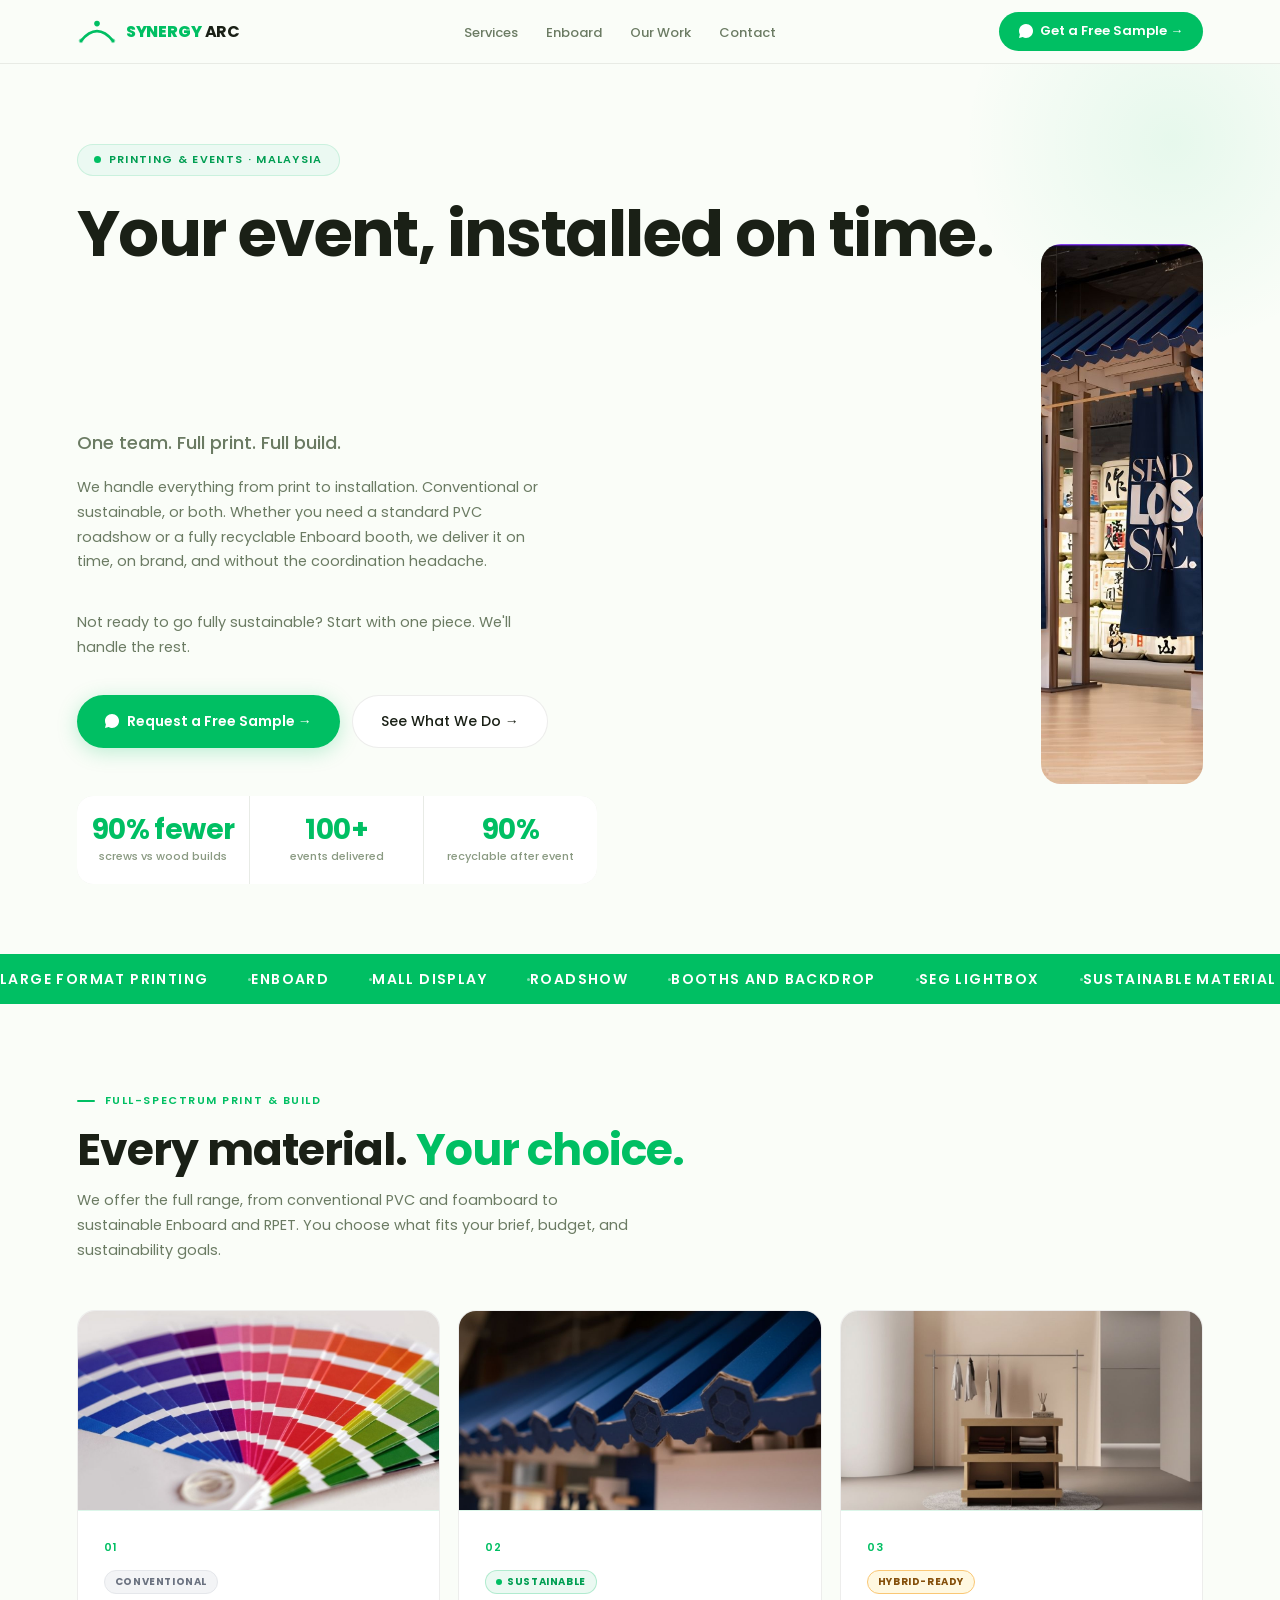
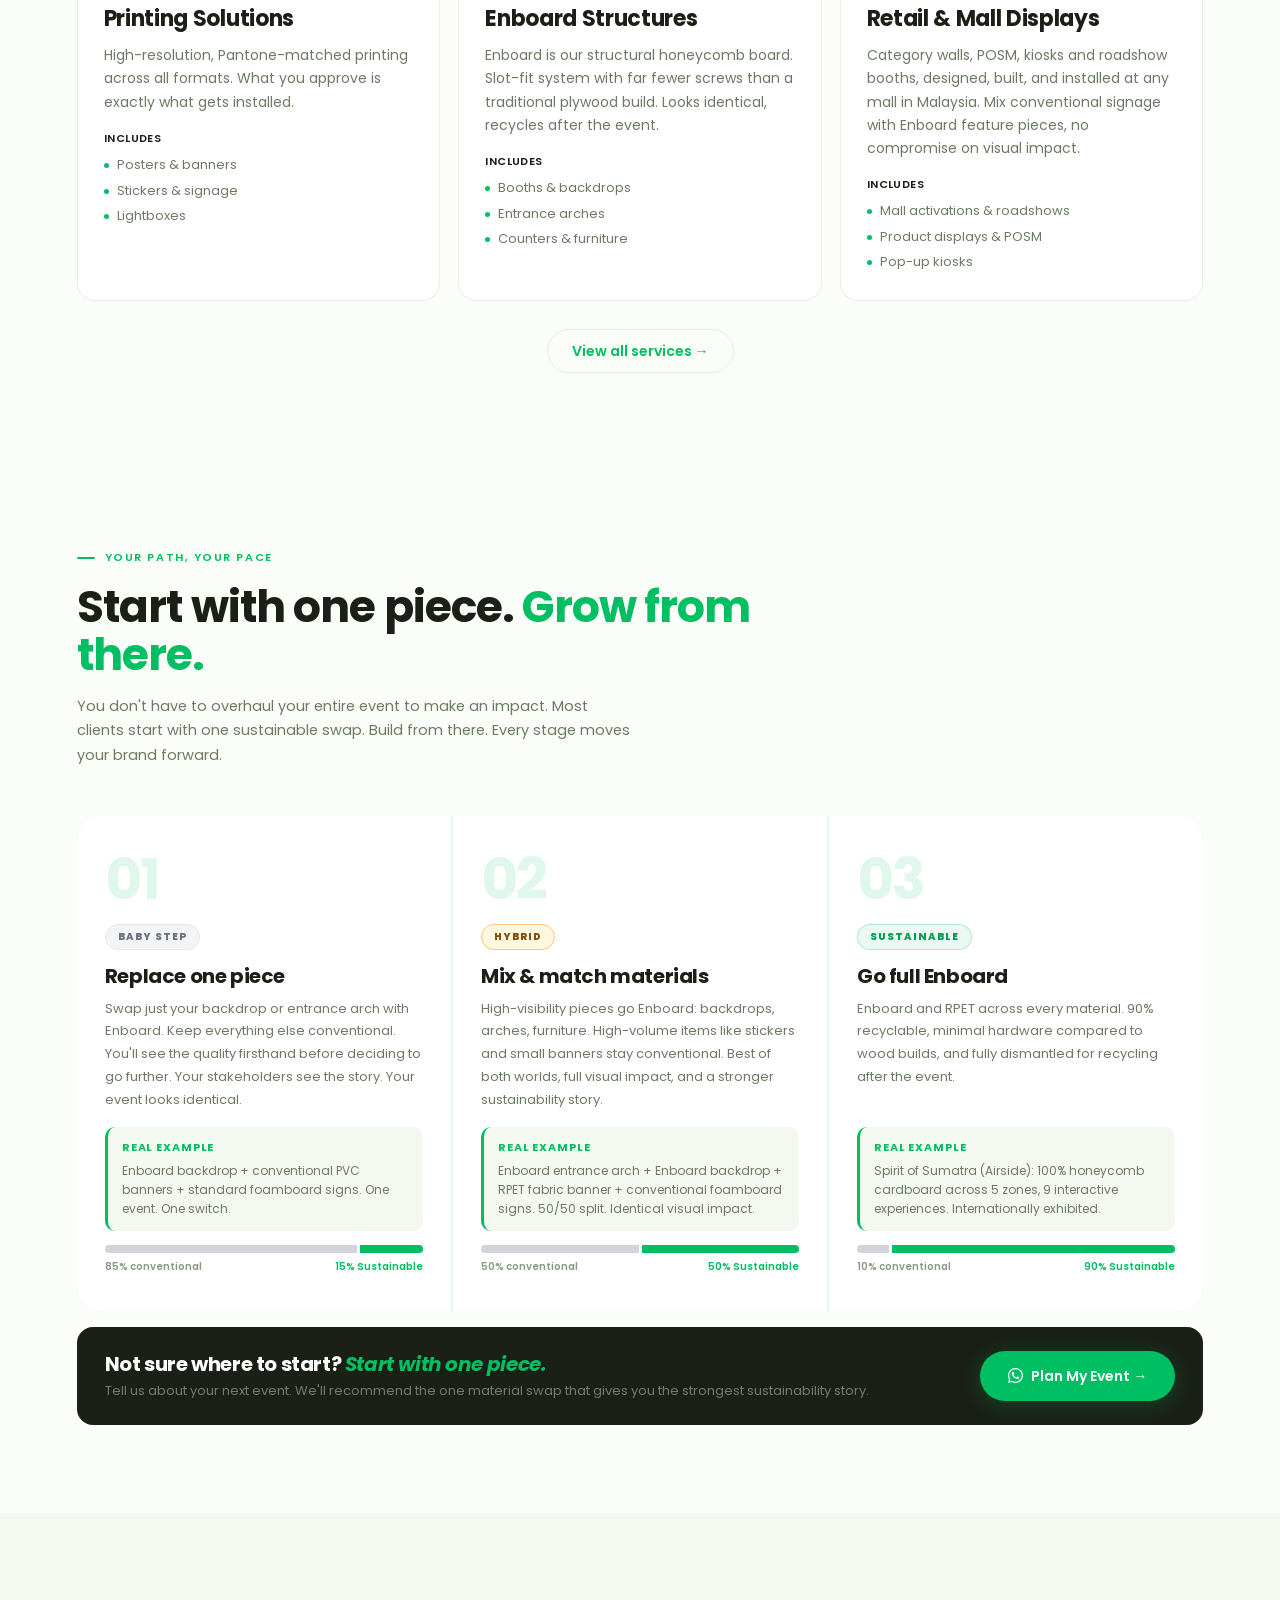
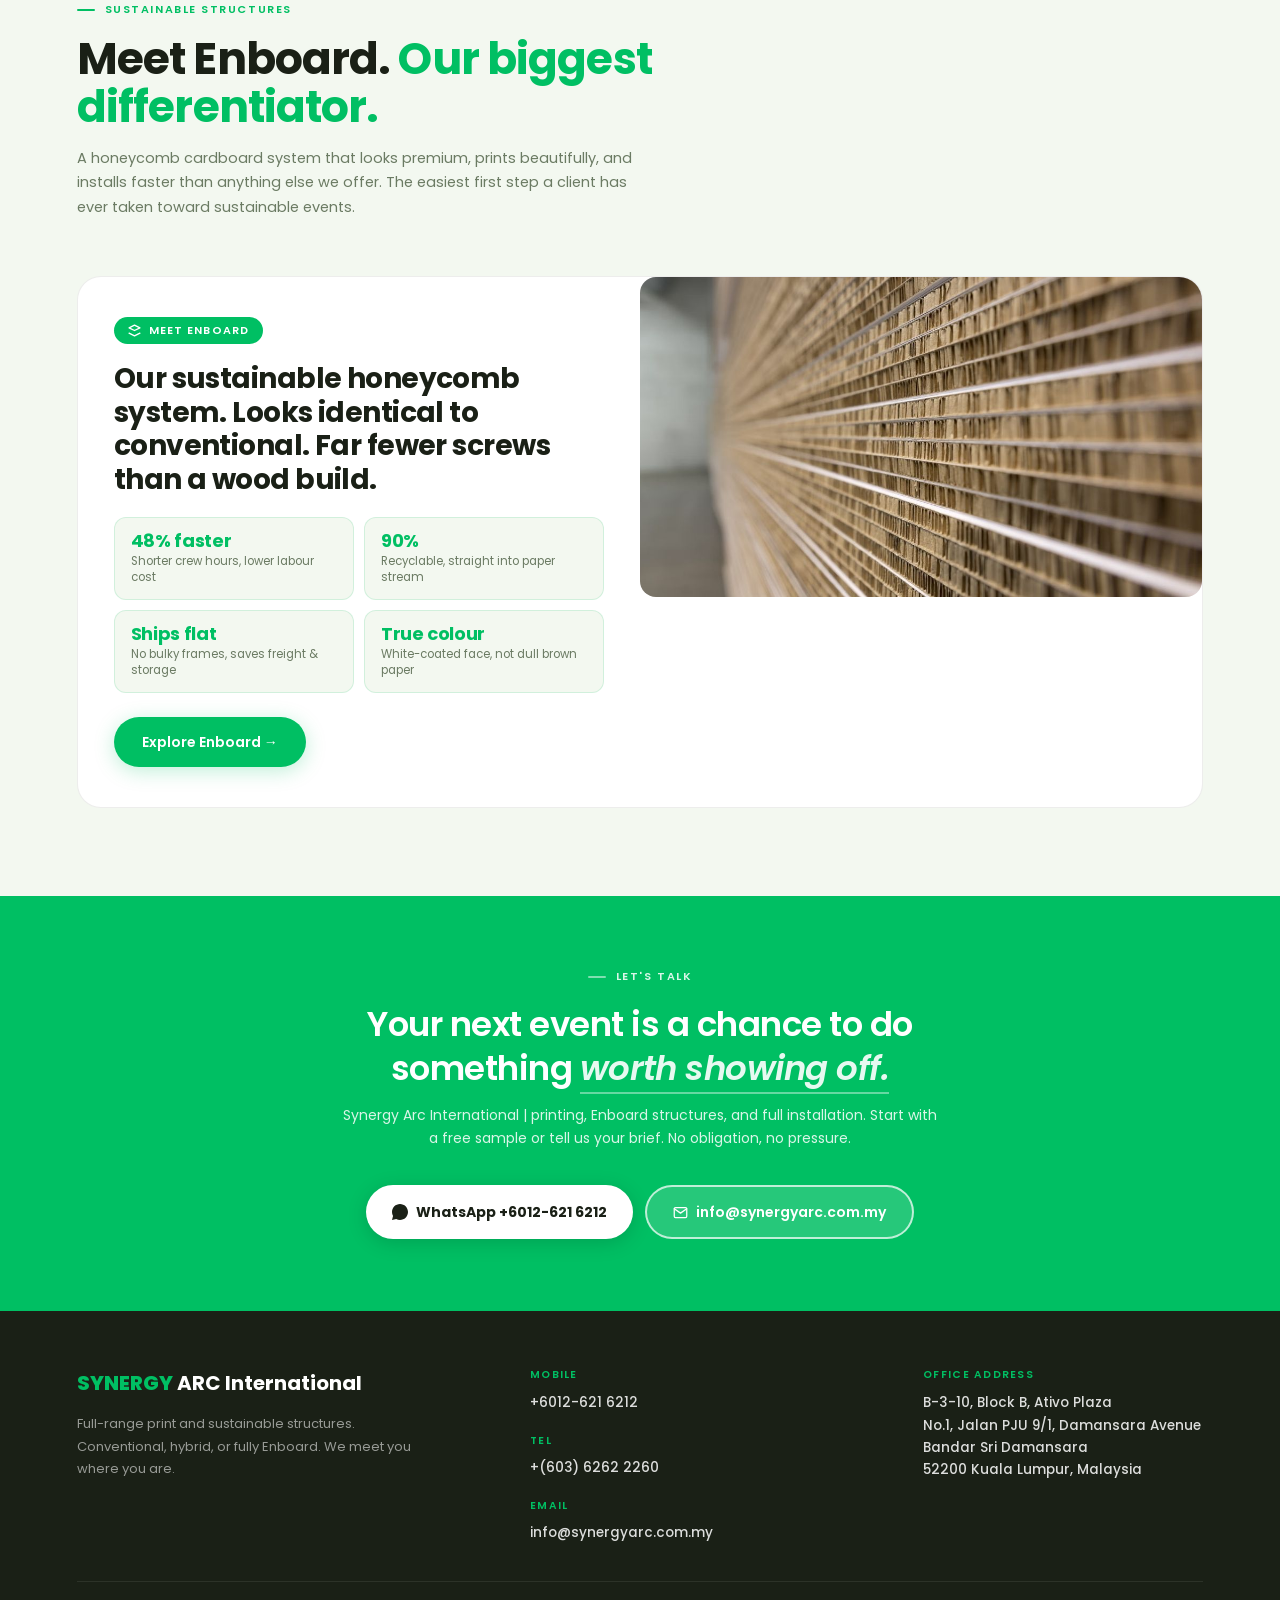
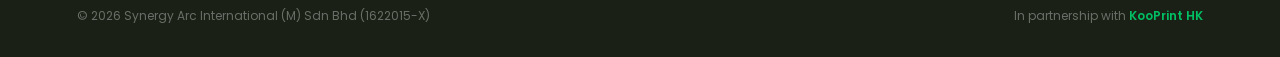
<file: index.html>
﻿<!DOCTYPE html>
<html lang="en">
<head>
<meta charset="UTF-8">
<meta name="viewport" content="width=device-width, initial-scale=1.0">
<title>Synergy Arc International | Printing, Cardboard Structures &amp; Mall Displays</title>
<link rel="preconnect" href="https://fonts.googleapis.com">
<link rel="preconnect" href="https://fonts.gstatic.com" crossorigin>
<link href="https://fonts.googleapis.com/css2?family=Poppins:wght@300;400;500;600;700;800&display=swap" rel="stylesheet">
<link rel="stylesheet" href="style.css">
<style>
/* ── Enboard teaser card (home only) ── */
.en-teaser{display:grid;grid-template-columns:1fr 1fr;gap:0;align-items:stretch;background:var(--wh);border-radius:24px;border:1.5px solid var(--bdn);overflow:hidden;margin-top:56px}
.en-teaser-body{padding:40px 36px;display:flex;flex-direction:column;justify-content:center}
.en-teaser-badge{display:inline-flex;align-items:center;gap:8px;background:var(--g);color:#fff;font-size:11px;font-weight:600;letter-spacing:.1em;text-transform:uppercase;padding:5px 14px;border-radius:100px;margin-bottom:18px;align-self:flex-start}
.en-teaser-h{font-family:var(--fh);font-size:clamp(20px,2.2vw,28px);font-weight:700;color:var(--ink);letter-spacing:-.02em;line-height:1.2;margin-bottom:20px}
.en-teaser-stats{display:grid;grid-template-columns:1fr 1fr;gap:10px;margin-bottom:24px}
.en-teaser-s{background:var(--s1);border-radius:12px;padding:14px 16px;border:1px solid var(--bd)}
.en-teaser-sn{font-size:18px;font-weight:700;color:var(--g);line-height:1;margin-bottom:3px;letter-spacing:-.02em}
.en-teaser-sl{font-size:11.5px;color:var(--mt);line-height:1.4}
.en-teaser-photo{min-height:340px;border-radius:0}
@media(max-width:900px){.en-teaser{grid-template-columns:1fr}.en-teaser-photo{min-height:220px}}
</style>
</head>
<body>

<!-- ══ NAVIGATION ══ -->
<nav>
  <a class="nl" href="index.html">
    <svg viewBox="0 0 48 30" fill="none"><path d="M4 26 Q24 2 44 26" stroke="#00BF63" stroke-width="3.5" stroke-linecap="round" fill="none"/><circle cx="4" cy="26" r="3" fill="#00BF63" opacity=".4"/><circle cx="44" cy="26" r="3" fill="#00BF63" opacity=".4"/><circle cx="24" cy="4.5" r="3.5" fill="#00BF63"/></svg>
    <div class="nl-t"><b>SYNERGY</b> ARC</div>
  </a>
  <ul class="nlinks">
    <li><a href="services.html">Services</a></li>
    <li><a href="enboard.html">Enboard</a></li>
    <li><a href="portfolio.html">Our Work</a></li>
    <li><a href="contact.html">Contact</a></li>
  </ul>
  <a class="ncta" href="https://wa.me/60126216212">
    <svg width="14" height="14" viewBox="0 0 24 24" fill="currentColor"><path d="M12 0C5.373 0 0 5.373 0 12c0 2.127.556 4.122 1.526 5.855L0 24l6.335-1.652A11.954 11.954 0 0012 24c6.627 0 12-5.373 12-12S18.627 0 12 0z"/></svg>
    Get a Free Sample →
  </a>
  <button class="mob" id="mob-btn" aria-label="Open menu" onclick="tmm()">
    <span></span><span></span><span></span>
  </button>
</nav>
<div class="mob-menu" id="mob-menu">
  <a href="services.html">Services</a>
  <a href="enboard.html">Enboard</a>
  <a href="portfolio.html">Our Work</a>
  <a href="contact.html">Contact</a>
  <a class="mob-cta" href="https://wa.me/60126216212">
    <svg width="14" height="14" viewBox="0 0 24 24" fill="currentColor"><path d="M12 0C5.373 0 0 5.373 0 12c0 2.127.556 4.122 1.526 5.855L0 24l6.335-1.652A11.954 11.954 0 0012 24c6.627 0 12-5.373 12-12S18.627 0 12 0z"/></svg>
    Get a Free Sample →
  </a>
</div>

<!-- ══ HERO ══ -->
<section class="hero">
  <div class="hero-blob1"></div>
  <div>
    <div class="badge"><div class="badge-dot"></div><span>Printing &amp; Events · Malaysia</span></div>
    <h1 class="tw-h1" id="tw-headline" aria-label="Your event, installed on time. Looks premium. Leaves less behind.">
      <span class="tw-line tw-line-1" aria-hidden="true"><span class="tw-line-inner" id="tw-inner1"></span><span class="tw-cursor" id="tw-cursor"></span></span>
      <span class="tw-line tw-line-2" aria-hidden="true"><span class="tw-line-inner" id="tw-inner2">Looks premium.</span></span>
      <span class="tw-line tw-line-3" aria-hidden="true"><span class="tw-line-inner" id="tw-inner3">Leaves less behind.</span></span>
    </h1>
    <p class="hero-sub-line">One team. Full print. Full build.</p>
    <p class="hero-desc">We handle everything from print to installation. Conventional or sustainable, or both. Whether you need a standard PVC roadshow or a fully recyclable Enboard booth, we deliver it on time, on brand, and without the coordination headache.</p><p class="hero-desc" style="margin-top:10px">Not ready to go fully sustainable? Start with one piece. We'll handle the rest.</p>
    <div class="hbtns">
      <a class="btn-p" href="https://wa.me/60126216212">
        <svg width="14" height="14" viewBox="0 0 24 24" fill="currentColor"><path d="M12 0C5.373 0 0 5.373 0 12c0 2.127.556 4.122 1.526 5.855L0 24l6.335-1.652A11.954 11.954 0 0012 24c6.627 0 12-5.373 12-12S18.627 0 12 0z"/></svg>
        Request a Free Sample →
      </a>
      <a class="btn-o" href="services.html">See What We Do →</a>
    </div>
    <div class="hstats">
      <div class="hs"><div class="hs-n">90% fewer</div><div class="hs-l">screws vs wood builds</div></div>
      <div class="hs"><div class="hs-n">100+</div><div class="hs-l">events delivered</div></div>
      <div class="hs"><div class="hs-n">90%</div><div class="hs-l">recyclable after event</div></div>
    </div>
  </div>
  <div class="hero-ph">
    <img src="hero-image.jpg" alt="Seafood Loves Sake event installation built by Synergy Arc" style="width:100%;height:100%;object-fit:cover;border-radius:20px;display:block">
  </div>
</section>

<!-- ══ MARQUEE ══ -->
<div class="mq"><div class="mq-tr" id="mqt">
  <span>Large Format Printing<span class="mq-dot"></span></span>
  <span>Enboard<span class="mq-dot"></span></span>
  <span>Mall Display<span class="mq-dot"></span></span>
  <span>Roadshow<span class="mq-dot"></span></span>
  <span>Booths and Backdrop<span class="mq-dot"></span></span>
  <span>SEG Lightbox<span class="mq-dot"></span></span>
  <span>Sustainable Material<span class="mq-dot"></span></span>
</div></div>

<!-- ══ SERVICES PREVIEW ══ -->
<section class="sec" id="services">
  <div class="lbl">Full-Spectrum Print &amp; Build</div>
  <h2 class="sh">Every material. <em>Your choice.</em></h2>
  <p class="sd">We offer the full range, from conventional PVC and foamboard to sustainable Enboard and RPET. You choose what fits your brief, budget, and sustainability goals.</p>
  <div class="sv-g">
    <!-- Card 1 -->
    <div class="sv">
      <img src="svc-printing.jpg" alt="Printing solutions by Synergy Arc" style="width:100%;height:200px;object-fit:cover;display:block;border-bottom:1px solid var(--bd)">
      <div class="sv-body">
        <div class="sv-n">01</div>
        <div class="sv-badge sv-badge-conv">Conventional</div>
        <div class="sv-name">Printing Solutions</div>
        <p class="sv-d">High-resolution, Pantone-matched printing across all formats. What you approve is exactly what gets installed.</p>
        <div class="sv-includes">Includes</div>
        <ul class="sv-list">
          <li>Posters &amp; banners</li>
          <li>Stickers &amp; signage</li>
          <li>Lightboxes</li>
          </ul>
      </div>
    </div>
    <!-- Card 2 -->
    <div class="sv">
      <img src="svc-cardboard.jpg" alt="Enboard honeycomb cardboard structure" style="width:100%;height:200px;object-fit:cover;display:block;border-bottom:1px solid var(--bd)">
      <div class="sv-body">
        <div class="sv-n">02</div>
        <div class="sv-badge sv-badge-eco">Sustainable</div>
        <div class="sv-name">Enboard Structures</div>
        <p class="sv-d">Enboard is our structural honeycomb board. Slot-fit system with far fewer screws than a traditional plywood build. Looks identical, recycles after the event.</p>
        <div class="sv-includes">Includes</div>
        <ul class="sv-list">
          <li>Booths &amp; backdrops</li>
          <li>Entrance arches</li>
          <li>Counters &amp; furniture</li>
        </ul>
      </div>
    </div>
    <!-- Card 3 -->
    <div class="sv">
      <img src="svc-retail.jpg" alt="Retail and mall display setup" style="width:100%;height:200px;object-fit:cover;display:block;border-bottom:1px solid var(--bd)">
      <div class="sv-body">
        <div class="sv-n">03</div>
        <div class="sv-badge sv-badge-hybrid">Hybrid-Ready</div>
        <div class="sv-name">Retail &amp; Mall Displays</div>
        <p class="sv-d">Category walls, POSM, kiosks and roadshow booths, designed, built, and installed at any mall in Malaysia. Mix conventional signage with Enboard feature pieces, no compromise on visual impact.</p>
        <div class="sv-includes">Includes</div>
        <ul class="sv-list">
          <li>Mall activations &amp; roadshows</li>
          <li>Product displays &amp; POSM</li>
          <li>Pop-up kiosks</li>
        </ul>
      </div>
    </div>
  </div>
  <div class="sv-all-link">
    <a href="services.html">View all services →</a>
  </div>
</section>

<!-- ══ JOURNEY ══ -->
<section class="sec" id="journey">
  <div class="lbl">Your Path, Your Pace</div>
  <h2 class="sh">Start with one piece. <em>Grow from there.</em></h2>
  <p class="sd">You don't have to overhaul your entire event to make an impact. Most clients start with one sustainable swap. Build from there. Every stage moves your brand forward.</p>

  <div class="journey-wrap">
    <div class="journey-stage">
      <div class="journey-stage-num">01</div>
      <div class="journey-stage-tag journey-tag-1">Baby Step</div>
      <div class="journey-stage-title">Replace one piece</div>
      <p class="journey-stage-desc">Swap just your backdrop or entrance arch with Enboard. Keep everything else conventional. You'll see the quality firsthand before deciding to go further. Your stakeholders see the story. Your event looks identical.</p>
      <div class="journey-example">
        <strong>Real example</strong>
        Enboard backdrop + conventional PVC banners + standard foamboard signs. One event. One switch.
      </div>
      <div class="journey-mix-bar">
        <div class="mix-conv" style="flex:8"></div>
        <div class="mix-eco" style="flex:2"></div>
      </div>
      <div class="journey-mix-label">
        <span>85% conventional</span><span style="color:var(--g)">15% Sustainable</span>
      </div>
    </div>
    <div class="journey-stage">
      <div class="journey-stage-num">02</div>
      <div class="journey-stage-tag journey-tag-2">Hybrid</div>
      <div class="journey-stage-title">Mix &amp; match materials</div>
      <p class="journey-stage-desc">High-visibility pieces go Enboard: backdrops, arches, furniture. High-volume items like stickers and small banners stay conventional. Best of both worlds, full visual impact, and a stronger sustainability story.</p>
      <div class="journey-example">
        <strong>Real example</strong>
        Enboard entrance arch + Enboard backdrop + RPET fabric banner + conventional foamboard signs. 50/50 split. Identical visual impact.
      </div>
      <div class="journey-mix-bar">
        <div class="mix-conv" style="flex:5"></div>
        <div class="mix-eco" style="flex:5"></div>
      </div>
      <div class="journey-mix-label">
        <span>50% conventional</span><span style="color:var(--g)">50% Sustainable</span>
      </div>
    </div>
    <div class="journey-stage">
      <div class="journey-stage-num">03</div>
      <div class="journey-stage-tag journey-tag-3">Sustainable</div>
      <div class="journey-stage-title">Go full Enboard</div>
      <p class="journey-stage-desc">Enboard and RPET across every material. 90% recyclable, minimal hardware compared to wood builds, and fully dismantled for recycling after the event.</p>
      <div class="journey-example">
        <strong>Real example</strong>
        Spirit of Sumatra (Airside): 100% honeycomb cardboard across 5 zones, 9 interactive experiences. Internationally exhibited.
      </div>
      <div class="journey-mix-bar">
        <div class="mix-conv" style="flex:1"></div>
        <div class="mix-eco" style="flex:9"></div>
      </div>
      <div class="journey-mix-label">
        <span>10% conventional</span><span style="color:var(--g)">90% Sustainable</span>
      </div>
    </div>
  </div>

  <div class="hybrid-cta-strip">
    <div>
      <div class="hybrid-cta-text">Not sure where to start? <em>Start with one piece.</em></div>
      <div class="hybrid-cta-sub">Tell us about your next event. We'll recommend the one material swap that gives you the strongest sustainability story.</div>
    </div>
    <a class="btn-p" href="https://wa.me/60126216212" style="flex-shrink:0">
      <svg width="15" height="15" viewBox="0 0 24 24" fill="currentColor"><path d="M17.472 14.382c-.297-.149-1.758-.867-2.03-.967-.273-.099-.471-.148-.67.15-.197.297-.767.966-.94 1.164-.173.199-.347.223-.644.075-.297-.15-1.255-.463-2.39-1.475-.883-.788-1.48-1.761-1.653-2.059-.173-.297-.018-.458.13-.606.134-.133.298-.347.446-.52.149-.174.198-.298.298-.497.099-.198.05-.371-.025-.52-.075-.149-.669-1.612-.916-2.207-.242-.579-.487-.5-.669-.51a10.9 10.9 0 00-.57-.01c-.198 0-.52.074-.792.372-.272.297-1.04 1.016-1.04 2.479 0 1.462 1.065 2.875 1.213 3.074.149.198 2.096 3.2 5.077 4.487.709.306 1.262.489 1.694.625.712.227 1.36.195 1.871.118.571-.085 1.758-.719 2.006-1.413.248-.694.248-1.289.173-1.413-.074-.124-.272-.198-.57-.347z"/><path d="M12 0C5.373 0 0 5.373 0 12c0 2.127.556 4.122 1.526 5.855L0 24l6.335-1.652A11.954 11.954 0 0012 24c6.627 0 12-5.373 12-12S18.627 0 12 0zm0 22c-1.883 0-3.644-.494-5.17-1.355l-.37-.22-3.822.997 1.02-3.717-.242-.383A9.96 9.96 0 012 12c0-5.514 4.486-10 10-10s10 4.486 10 10-4.486 10-10 10z"/></svg>
      Plan My Event →
    </a>
  </div>
</section>

<!-- ══ ENBOARD TEASER ══ -->
<section class="sec-nat">
  <div class="lbl">Sustainable Structures</div>
  <h2 class="sh">Meet Enboard. <em>Our biggest differentiator.</em></h2>
  <p class="sd" style="margin-bottom:0">A honeycomb cardboard system that looks premium, prints beautifully, and installs faster than anything else we offer. The easiest first step a client has ever taken toward sustainable events.</p>
  <div class="en-teaser">
    <div class="en-teaser-body">
      <div class="en-teaser-badge">
        <svg width="13" height="13" viewBox="0 0 24 24" fill="none" stroke="currentColor" stroke-width="2.5" stroke-linecap="round" stroke-linejoin="round"><path d="M12 2L2 7l10 5 10-5-10-5z"/><path d="M2 17l10 5 10-5"/></svg>
        Meet Enboard
      </div>
      <div class="en-teaser-h">Our sustainable honeycomb system. Looks identical to conventional. Far fewer screws than a wood build.</div>
      <div class="en-teaser-stats">
        <div class="en-teaser-s"><div class="en-teaser-sn">48% faster</div><div class="en-teaser-sl">Shorter crew hours, lower labour cost</div></div>
        <div class="en-teaser-s"><div class="en-teaser-sn">90%</div><div class="en-teaser-sl">Recyclable, straight into paper stream</div></div>
        <div class="en-teaser-s"><div class="en-teaser-sn">Ships flat</div><div class="en-teaser-sl">No bulky frames, saves freight &amp; storage</div></div>
        <div class="en-teaser-s"><div class="en-teaser-sn">True colour</div><div class="en-teaser-sl">White-coated face, not dull brown paper</div></div>
      </div>
      <a class="btn-p" href="enboard.html" style="align-self:flex-start">Explore Enboard →</a>
    </div>
    <img src="enboard-product.jpg" alt="Enboard honeycomb material closeup" style="width:100%;height:320px;object-fit:cover;border-radius:16px;display:block">
  </div>
</section>

<!-- ══ CTA ══ -->
<section class="sec-g">
  <div class="cta-inn">
    <div class="lbl lbl-w" style="justify-content:center">Let's Talk</div>
    <div class="cta-q">Your next event is a chance to do something <em style="font-style:italic;color:rgba(255,255,255,.9);border-bottom:2px solid rgba(255,255,255,.4)">worth showing off.</em></div>
    <div class="cta-a">Synergy Arc International | printing, Enboard structures, and full installation. Start with a free sample or tell us your brief. No obligation, no pressure.</div>
    <div class="cta-btns">
      <a class="btn-wa" href="https://wa.me/60126216212">
        <svg width="16" height="16" viewBox="0 0 24 24" fill="currentColor"><path d="M12 0C5.373 0 0 5.373 0 12c0 2.127.556 4.122 1.526 5.855L0 24l6.335-1.652A11.954 11.954 0 0012 24c6.627 0 12-5.373 12-12S18.627 0 12 0z"/></svg>
        WhatsApp +6012-621 6212
      </a>
      <a class="btn-em" href="mailto:info@synergyarc.com.my">
        <svg width="15" height="15" viewBox="0 0 24 24" fill="none" stroke="currentColor" stroke-width="2" stroke-linecap="round" stroke-linejoin="round"><path d="M4 4h16c1.1 0 2 .9 2 2v12c0 1.1-.9 2-2 2H4c-1.1 0-2-.9-2-2V6c0-1.1.9-2 2-2z"/><polyline points="22,6 12,13 2,6"/></svg>
        info@synergyarc.com.my
      </a>
    </div>
  </div>
</section>

<!-- ══ FOOTER ══ -->
<footer>
  <div class="ft">
    <div>
      <div class="fb-lg"><b>SYNERGY</b> ARC International</div>
      <div class="fb-tag">Full-range print and sustainable structures. Conventional, hybrid, or fully Enboard. We meet you where you are.</div>
    </div>
    <div class="fb-info">
      <div class="fb-block">
        <div class="fb-block-t">Mobile</div>
        <div class="fb-block-v"><a href="https://wa.me/60126216212">+6012-621 6212</a></div>
      </div>
      <div class="fb-block">
        <div class="fb-block-t">Tel</div>
        <div class="fb-block-v">+(603) 6262 2260</div>
      </div>
      <div class="fb-block">
        <div class="fb-block-t">Email</div>
        <div class="fb-block-v"><a href="mailto:info@synergyarc.com.my">info@synergyarc.com.my</a></div>
      </div>
    </div>
    <div class="fb-info">
      <div class="fb-block">
        <div class="fb-block-t">Office Address</div>
        <div class="fb-block-v">B-3-10, Block B, Ativo Plaza<br>No.1, Jalan PJU 9/1, Damansara Avenue<br>Bandar Sri Damansara<br>52200 Kuala Lumpur, Malaysia</div>
      </div>
    </div>
  </div>
  <div class="fb-bot">
    <span>© 2026 Synergy Arc International (M) Sdn Bhd (1622015-X)</span>
    <span>In partnership with <a href="https://www.kooprint.hk" target="_blank" rel="noopener">KooPrint HK</a></span>
  </div>
</footer>

<script>
// ── Mobile menu ──
function tmm(){document.getElementById('mob-menu').classList.toggle('open')}
function cmm(){document.getElementById('mob-menu').classList.remove('open')}
document.addEventListener('click',function(e){if(!e.target.closest('nav')&&!e.target.closest('.mob-menu'))cmm()});

// ── Marquee clone — duplicate spans inside same row for seamless loop ──
const mqt=document.getElementById('mqt');
if(mqt){mqt.innerHTML+=mqt.innerHTML}

// ── Typewriter headline ──
(function(){
  const line1='Your event, installed on time.';
  const i1=document.getElementById('tw-inner1'),i2=document.getElementById('tw-inner2'),i3=document.getElementById('tw-inner3'),cur=document.getElementById('tw-cursor');
  if(!i1)return;
  if(window.matchMedia('(prefers-reduced-motion:reduce)').matches){
    i1.textContent=line1;i1.style.transform='translateY(0)';i2.classList.add('revealed');i3.classList.add('revealed');cur.classList.add('hidden');return;
  }
  line1.split('').forEach(ch=>{
    const s=document.createElement('span');
    s.classList.add('tw-char');
    s.textContent=ch===' '?' ':ch;
    i1.appendChild(s);
  });
  const chars=i1.querySelectorAll('.tw-char');
  const CHAR=55,PAUSE=300,L2=180,START=400;
  setTimeout(()=>{
    i1.style.transition='none';i1.style.transform='translateY(0)';
    chars.forEach((c,idx)=>{
      setTimeout(()=>{
        c.classList.add('typed');
        if(idx===chars.length-1){
          setTimeout(()=>{
            i2.classList.add('revealed');
            cur.classList.add('hidden');
            setTimeout(()=>i3.classList.add('revealed'),L2+300);
          },PAUSE);
        }
      },idx*CHAR);
    });
  },START);
})();
</script>
</body>
</html>
</file>
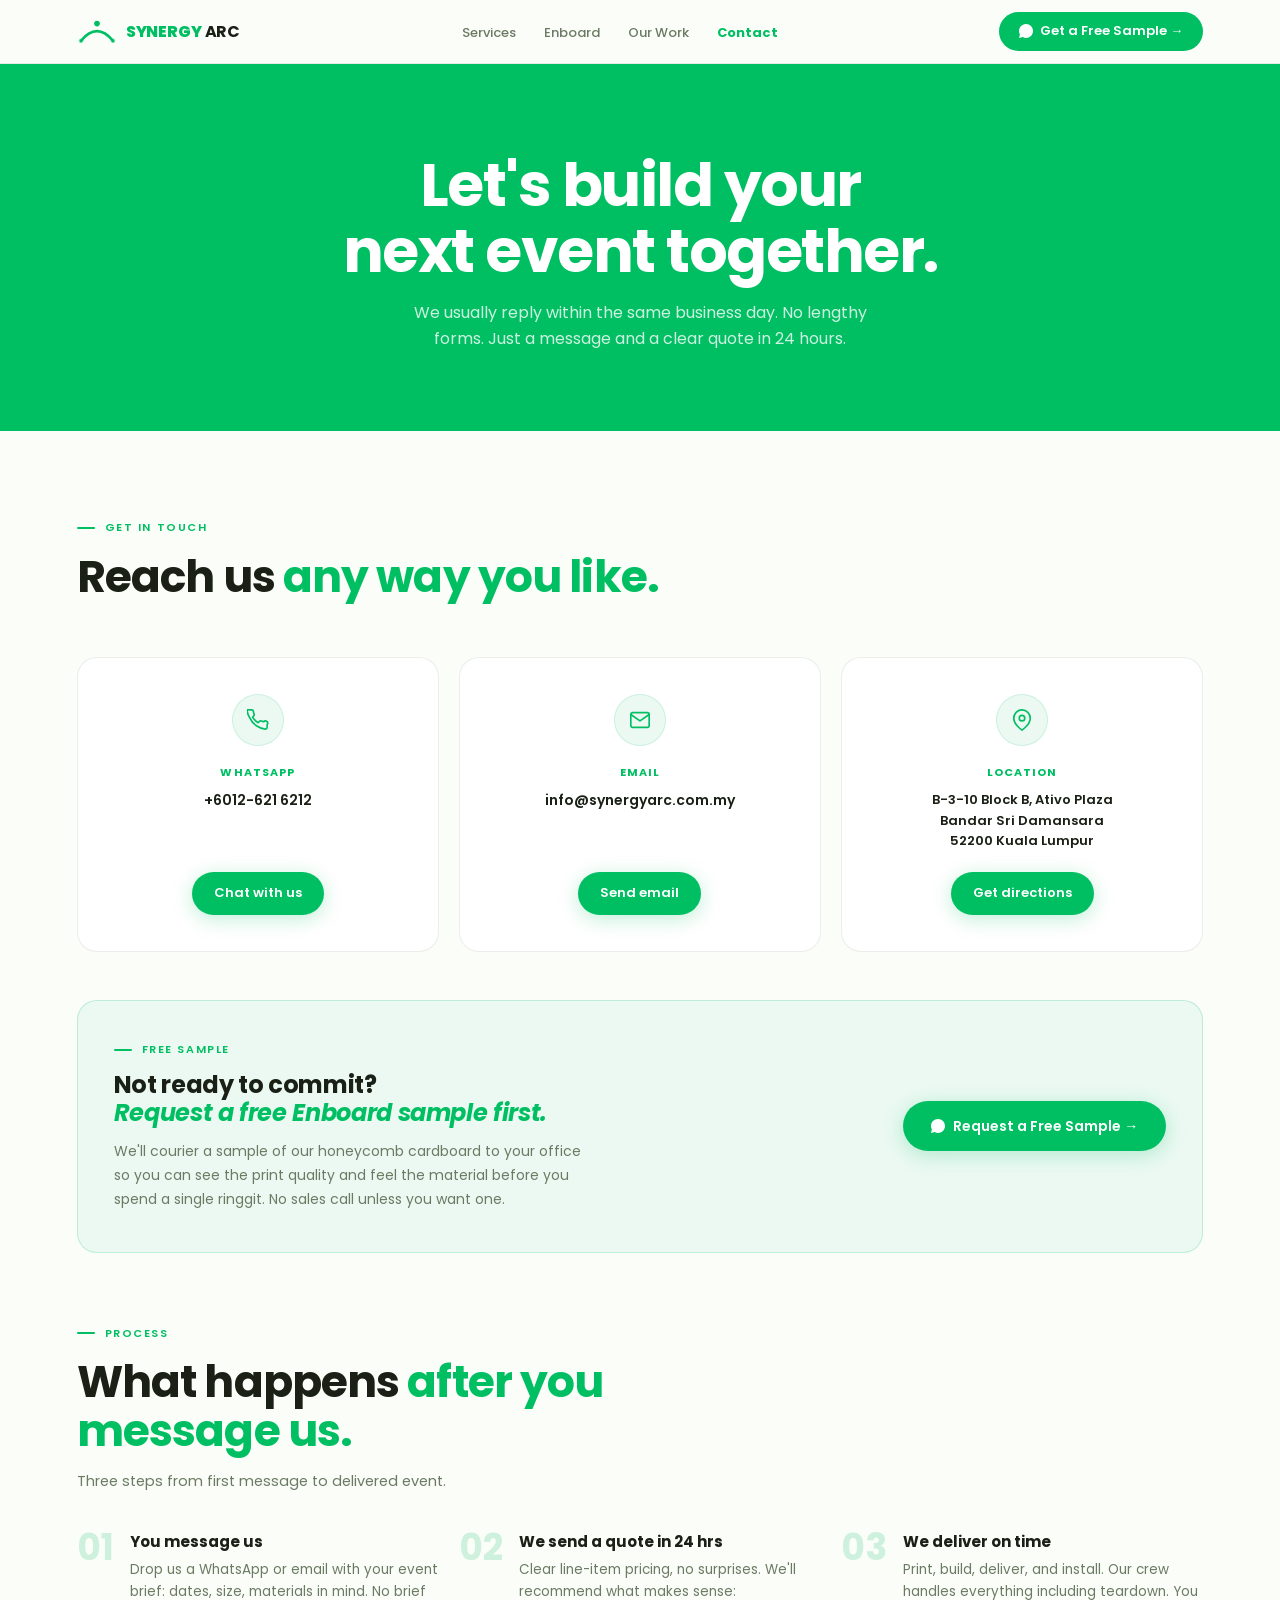
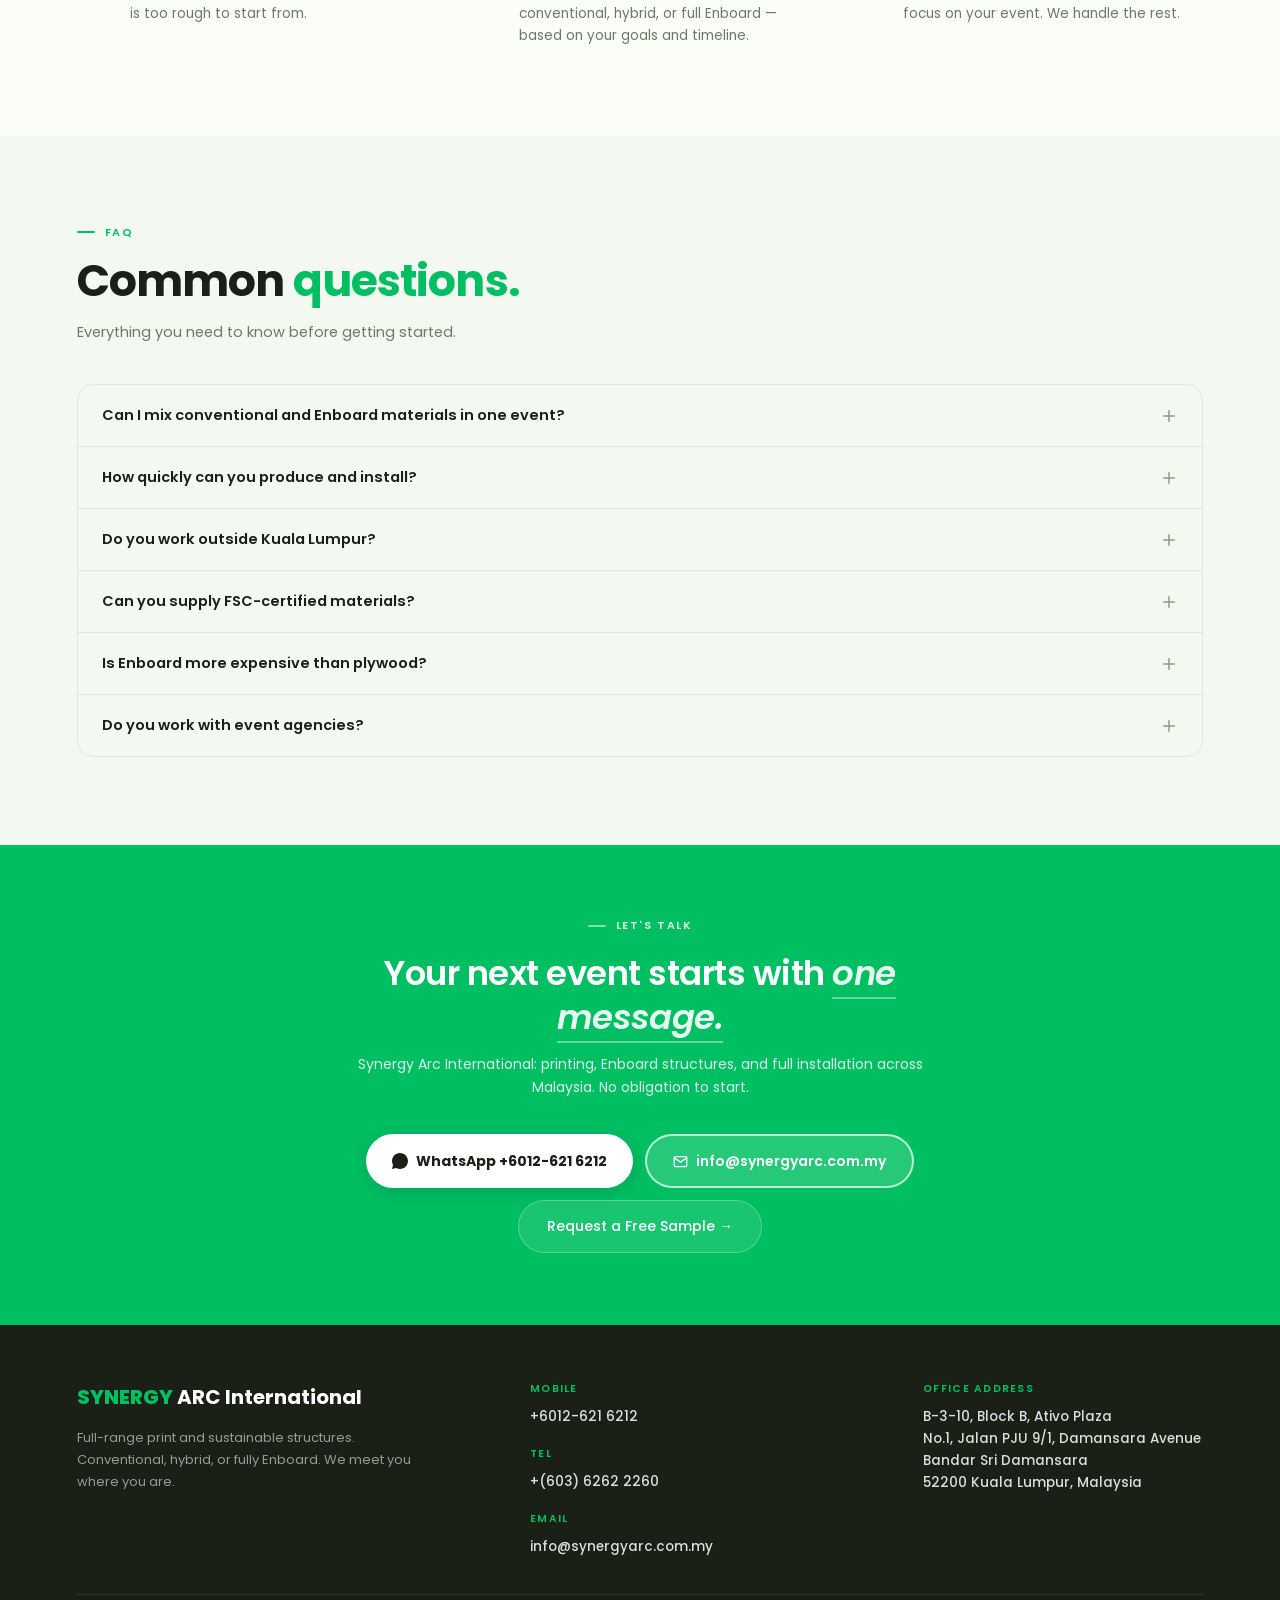
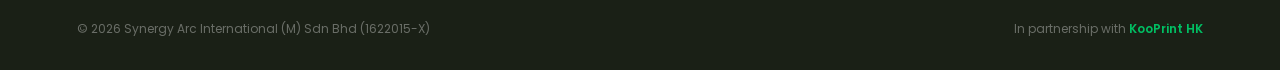
<file: contact.html>
﻿<!DOCTYPE html>
<html lang="en">
<head>
<meta charset="UTF-8">
<meta name="viewport" content="width=device-width, initial-scale=1.0">
<title>Contact | Synergy Arc International</title>
<link rel="preconnect" href="https://fonts.googleapis.com">
<link rel="preconnect" href="https://fonts.gstatic.com" crossorigin>
<link href="https://fonts.googleapis.com/css2?family=Poppins:wght@300;400;500;600;700;800&display=swap" rel="stylesheet">
<link rel="stylesheet" href="style.css">
</head>
<body>

<!-- ══ NAVIGATION ══ -->
<nav>
  <a class="nl" href="index.html">
    <svg viewBox="0 0 48 30" fill="none"><path d="M4 26 Q24 2 44 26" stroke="#00BF63" stroke-width="3.5" stroke-linecap="round" fill="none"/><circle cx="4" cy="26" r="3" fill="#00BF63" opacity=".4"/><circle cx="44" cy="26" r="3" fill="#00BF63" opacity=".4"/><circle cx="24" cy="4.5" r="3.5" fill="#00BF63"/></svg>
    <div class="nl-t"><b>SYNERGY</b> ARC</div>
  </a>
  <ul class="nlinks">
    <li><a href="services.html">Services</a></li>
    <li><a href="enboard.html">Enboard</a></li>
    <li><a href="portfolio.html">Our Work</a></li>
    <li><a href="contact.html" class="active">Contact</a></li>
  </ul>
  <a class="ncta" href="https://wa.me/60126216212">
    <svg width="14" height="14" viewBox="0 0 24 24" fill="currentColor"><path d="M12 0C5.373 0 0 5.373 0 12c0 2.127.556 4.122 1.526 5.855L0 24l6.335-1.652A11.954 11.954 0 0012 24c6.627 0 12-5.373 12-12S18.627 0 12 0z"/></svg>
    Get a Free Sample →
  </a>
  <button class="mob" id="mob-btn" aria-label="Open menu" onclick="tmm()">
    <span></span><span></span><span></span>
  </button>
</nav>
<div class="mob-menu" id="mob-menu">
  <a href="services.html">Services</a>
  <a href="enboard.html">Enboard</a>
  <a href="portfolio.html">Our Work</a>
  <a href="contact.html" class="active">Contact</a>
  <a class="mob-cta" href="https://wa.me/60126216212">
    <svg width="14" height="14" viewBox="0 0 24 24" fill="currentColor"><path d="M12 0C5.373 0 0 5.373 0 12c0 2.127.556 4.122 1.526 5.855L0 24l6.335-1.652A11.954 11.954 0 0012 24c6.627 0 12-5.373 12-12S18.627 0 12 0z"/></svg>
    Get a Free Sample →
  </a>
</div>

<!-- ══ CONTACT HERO ══ -->
<div class="contact-hero">
  <h1>Let's build your<br>next event together.</h1>
  <p>We usually reply within the same business day. No lengthy forms. Just a message and a clear quote in 24 hours.</p>
</div>

<!-- ══ CONTACT CARDS ══ -->
<section class="sec">
  <div class="lbl">Get in touch</div>
  <h2 class="sh">Reach us <em>any way you like.</em></h2>
  <div class="contact-cards-g">

    <!-- WhatsApp -->
    <div class="contact-card" style="display:flex;flex-direction:column;align-items:center">
      <div class="contact-card-icon">
        <svg viewBox="0 0 24 24" fill="none" stroke="currentColor" stroke-width="1.8" stroke-linecap="round" stroke-linejoin="round"><path d="M22 16.92v3a2 2 0 01-2.18 2 19.79 19.79 0 01-8.63-3.07A19.5 19.5 0 013.07 9.68a19.79 19.79 0 01-3.07-8.67A2 2 0 012 .9h3a2 2 0 012 1.72 12.84 12.84 0 00.7 2.81 2 2 0 01-.45 2.11L6.09 8.91a16 16 0 006 6l1.27-1.27a2 2 0 012.11-.45 12.84 12.84 0 002.81.7A2 2 0 0122 16.92z"/></svg>
      </div>
      <div class="contact-card-label">WhatsApp</div>
      <div class="contact-card-val">+6012-621 6212</div>
      <a class="btn-p" href="https://wa.me/60126216212" style="font-size:13px;padding:11px 22px;margin-top:auto">Chat with us</a>
    </div>

    <!-- Email -->
    <div class="contact-card" style="display:flex;flex-direction:column;align-items:center">
      <div class="contact-card-icon">
        <svg viewBox="0 0 24 24" fill="none" stroke="currentColor" stroke-width="1.8" stroke-linecap="round" stroke-linejoin="round"><path d="M4 4h16c1.1 0 2 .9 2 2v12c0 1.1-.9 2-2 2H4c-1.1 0-2-.9-2-2V6c0-1.1.9-2 2-2z"/><polyline points="22,6 12,13 2,6"/></svg>
      </div>
      <div class="contact-card-label">Email</div>
      <div class="contact-card-val">info@synergyarc.com.my</div>
      <a class="btn-p" href="mailto:info@synergyarc.com.my" style="font-size:13px;padding:11px 22px;margin-top:auto">Send email</a>
    </div>

    <!-- Location -->
    <div class="contact-card" style="display:flex;flex-direction:column;align-items:center">
      <div class="contact-card-icon">
        <svg viewBox="0 0 24 24" fill="none" stroke="currentColor" stroke-width="1.8" stroke-linecap="round" stroke-linejoin="round"><path d="M21 10c0 7-9 13-9 13s-9-6-9-13a9 9 0 0118 0z"/><circle cx="12" cy="10" r="3"/></svg>
      </div>
      <div class="contact-card-label">Location</div>
      <div class="contact-card-val" style="font-size:13px;line-height:1.6">B-3-10 Block B, Ativo Plaza<br>Bandar Sri Damansara<br>52200 Kuala Lumpur</div>
      <a class="btn-p" href="https://maps.google.com/?q=Ativo+Plaza+Bandar+Sri+Damansara+Kuala+Lumpur" target="_blank" rel="noopener" style="font-size:13px;padding:11px 22px;margin-top:auto">Get directions</a>
    </div>

  </div>

  <!-- ══ FREE SAMPLE CTA BLOCK ══ -->
<div style="background:var(--gl);border:1.5px solid rgba(0,191,99,.2);border-radius:20px;padding:40px 36px;margin-top:48px;display:grid;grid-template-columns:1fr auto;gap:24px;align-items:center">
  <div>
    <div class="lbl" style="margin-bottom:12px">Free Sample</div>
    <h3 style="font-size:clamp(18px,2vw,24px);font-weight:700;color:var(--ink);letter-spacing:-.015em;line-height:1.2;margin-bottom:12px">Not ready to commit?<br><em style="font-style:italic;color:var(--g)">Request a free Enboard sample first.</em></h3>
    <p style="font-size:14px;color:var(--mt);line-height:1.7;max-width:480px">We'll courier a sample of our honeycomb cardboard to your office so you can see the print quality and feel the material before you spend a single ringgit. No sales call unless you want one.</p>
  </div>
  <div style="flex-shrink:0">
    <a class="btn-p" href="https://wa.me/60126216212" style="white-space:nowrap">
      <svg width="14" height="14" viewBox="0 0 24 24" fill="currentColor"><path d="M12 0C5.373 0 0 5.373 0 12c0 2.127.556 4.122 1.526 5.855L0 24l6.335-1.652A11.954 11.954 0 0012 24c6.627 0 12-5.373 12-12S18.627 0 12 0z"/></svg>
      Request a Free Sample →
    </a>
  </div>
</div>

  <!-- ══ WHAT HAPPENS NEXT ══ -->
  <div style="margin-top:72px">
    <div class="lbl">Process</div>
    <h2 class="sh">What happens <em>after you message us.</em></h2>
    <p class="sd" style="margin-bottom:0">Three steps from first message to delivered event.</p>
    <div class="contact-next-g" style="margin-top:36px">
      <div class="contact-next-i">
        <div class="contact-next-num">01</div>
        <div>
          <div class="contact-next-t">You message us</div>
          <div class="contact-next-d">Drop us a WhatsApp or email with your event brief: dates, size, materials in mind. No brief is too rough to start from.</div>
        </div>
      </div>
      <div class="contact-next-i">
        <div class="contact-next-num">02</div>
        <div>
          <div class="contact-next-t">We send a quote in 24 hrs</div>
          <div class="contact-next-d">Clear line-item pricing, no surprises. We'll recommend what makes sense: conventional, hybrid, or full Enboard — based on your goals and timeline.</div>
        </div>
      </div>
      <div class="contact-next-i">
        <div class="contact-next-num">03</div>
        <div>
          <div class="contact-next-t">We deliver on time</div>
          <div class="contact-next-d">Print, build, deliver, and install. Our crew handles everything including teardown. You focus on your event. We handle the rest.</div>
        </div>
      </div>
    </div>
  </div>
</section>

<!-- ══ FAQ ══ -->
<section class="sec-nat" id="faq">
  <div class="lbl">FAQ</div>
  <h2 class="sh">Common <em>questions.</em></h2>
  <p class="sd" style="margin-bottom:0">Everything you need to know before getting started.</p>
  <div class="faq-list" style="margin-top:40px">

    <div class="faq-item">
      <button class="faq-q" onclick="toggleFaq(this)">
        Can I mix conventional and Enboard materials in one event?
        <svg viewBox="0 0 24 24" fill="none" stroke="currentColor" stroke-width="2" stroke-linecap="round" stroke-linejoin="round"><line x1="12" y1="5" x2="12" y2="19"/><line x1="5" y1="12" x2="19" y2="12"/></svg>
      </button>
      <div class="faq-a"><div class="faq-a-inner">Absolutely. Hybrid is our most popular setup. Most clients start with one or two Enboard pieces (like a backdrop or entrance arch) while keeping everything else conventional. There's no minimum or requirement to go fully sustainable.</div></div>
    </div>

    <div class="faq-item">
      <button class="faq-q" onclick="toggleFaq(this)">
        How quickly can you produce and install?
        <svg viewBox="0 0 24 24" fill="none" stroke="currentColor" stroke-width="2" stroke-linecap="round" stroke-linejoin="round"><line x1="12" y1="5" x2="12" y2="19"/><line x1="5" y1="12" x2="19" y2="12"/></svg>
      </button>
      <div class="faq-a"><div class="faq-a-inner">For standard events, 3–5 working days for print, 1–2 days for Enboard structures. Rush orders can often be accommodated — just let us know your deadline and we'll be honest about what's possible.</div></div>
    </div>

    <div class="faq-item">
      <button class="faq-q" onclick="toggleFaq(this)">
        Do you work outside Kuala Lumpur?
        <svg viewBox="0 0 24 24" fill="none" stroke="currentColor" stroke-width="2" stroke-linecap="round" stroke-linejoin="round"><line x1="12" y1="5" x2="12" y2="19"/><line x1="5" y1="12" x2="19" y2="12"/></svg>
      </button>
      <div class="faq-a"><div class="faq-a-inner">Yes. We work outside Kuala Lumpur. Message us with your venue and event date and we'll confirm coverage and logistics in our quote.</div></div>
    </div>

    <div class="faq-item">
      <button class="faq-q" onclick="toggleFaq(this)">
        Can you supply FSC-certified materials?
        <svg viewBox="0 0 24 24" fill="none" stroke="currentColor" stroke-width="2" stroke-linecap="round" stroke-linejoin="round"><line x1="12" y1="5" x2="12" y2="19"/><line x1="5" y1="12" x2="19" y2="12"/></svg>
      </button>
      <div class="faq-a"><div class="faq-a-inner">Yes, FSC-certified cardboard is available on request for ESG-aligned events. We can also provide a material breakdown for your sustainability reporting. Just let us know what documentation you need.</div></div>
    </div>

    <div class="faq-item">
      <button class="faq-q" onclick="toggleFaq(this)">
        Is Enboard more expensive than plywood?
        <svg viewBox="0 0 24 24" fill="none" stroke="currentColor" stroke-width="2" stroke-linecap="round" stroke-linejoin="round"><line x1="12" y1="5" x2="12" y2="19"/><line x1="5" y1="12" x2="19" y2="12"/></svg>
      </button>
      <div class="faq-a"><div class="faq-a-inner">Material pricing varies by project. The bigger differences are in assembly and teardown: Enboard uses far fewer screws than a traditional wood build, slots together, and the board goes straight to recycling after the event. No skip hire, no disposal fees. Message us with your brief and we'll walk you through what it looks like for your job.</div></div>
    </div>

    <div class="faq-item">
      <button class="faq-q" onclick="toggleFaq(this)">
        Do you work with event agencies?
        <svg viewBox="0 0 24 24" fill="none" stroke="currentColor" stroke-width="2" stroke-linecap="round" stroke-linejoin="round"><line x1="12" y1="5" x2="12" y2="19"/><line x1="5" y1="12" x2="19" y2="12"/></svg>
      </button>
      <div class="faq-a"><div class="faq-a-inner">Yes. We'd love to be your sustainable production partner. When your client asks about sustainability, you'll have an answer. We handle all fabrication and installation. Zero change to how you work. Message us to discuss a partnership arrangement.</div></div>
    </div>

  </div>
</section>

<!-- ══ CTA ══ -->
<section class="sec-g">
  <div class="cta-inn">
    <div class="lbl lbl-w" style="justify-content:center">Let's Talk</div>
    <div class="cta-q">Your next event starts with <em style="font-style:italic;color:rgba(255,255,255,.9);border-bottom:2px solid rgba(255,255,255,.4)">one message.</em></div>
    <div class="cta-a">Synergy Arc International: printing, Enboard structures, and full installation across Malaysia. No obligation to start.</div>
    <div class="cta-btns">
      <a class="btn-wa" href="https://wa.me/60126216212">
        <svg width="16" height="16" viewBox="0 0 24 24" fill="currentColor"><path d="M12 0C5.373 0 0 5.373 0 12c0 2.127.556 4.122 1.526 5.855L0 24l6.335-1.652A11.954 11.954 0 0012 24c6.627 0 12-5.373 12-12S18.627 0 12 0z"/></svg>
        WhatsApp +6012-621 6212
      </a>
      <a class="btn-em" href="mailto:info@synergyarc.com.my">
        <svg width="15" height="15" viewBox="0 0 24 24" fill="none" stroke="currentColor" stroke-width="2" stroke-linecap="round" stroke-linejoin="round"><path d="M4 4h16c1.1 0 2 .9 2 2v12c0 1.1-.9 2-2 2H4c-1.1 0-2-.9-2-2V6c0-1.1.9-2 2-2z"/><polyline points="22,6 12,13 2,6"/></svg>
        info@synergyarc.com.my
      </a>
      <a class="btn-o" href="https://wa.me/60126216212" style="background:rgba(255,255,255,.1);border-color:rgba(255,255,255,.25);color:#fff">Request a Free Sample →</a>
    </div>
  </div>
</section>

<!-- ══ FOOTER ══ -->
<footer>
  <div class="ft">
    <div>
      <div class="fb-lg"><b>SYNERGY</b> ARC International</div>
      <div class="fb-tag">Full-range print and sustainable structures. Conventional, hybrid, or fully Enboard. We meet you where you are.</div>
    </div>
    <div class="fb-info">
      <div class="fb-block">
        <div class="fb-block-t">Mobile</div>
        <div class="fb-block-v"><a href="https://wa.me/60126216212">+6012-621 6212</a></div>
      </div>
      <div class="fb-block">
        <div class="fb-block-t">Tel</div>
        <div class="fb-block-v">+(603) 6262 2260</div>
      </div>
      <div class="fb-block">
        <div class="fb-block-t">Email</div>
        <div class="fb-block-v"><a href="mailto:info@synergyarc.com.my">info@synergyarc.com.my</a></div>
      </div>
    </div>
    <div class="fb-info">
      <div class="fb-block">
        <div class="fb-block-t">Office Address</div>
        <div class="fb-block-v">B-3-10, Block B, Ativo Plaza<br>No.1, Jalan PJU 9/1, Damansara Avenue<br>Bandar Sri Damansara<br>52200 Kuala Lumpur, Malaysia</div>
      </div>
    </div>
  </div>
  <div class="fb-bot">
    <span>© 2026 Synergy Arc International (M) Sdn Bhd (1622015-X)</span>
    <span>In partnership with <a href="https://www.kooprint.hk" target="_blank" rel="noopener">KooPrint HK</a></span>
  </div>
</footer>

<script>
// ── Mobile menu ──
function tmm(){document.getElementById('mob-menu').classList.toggle('open')}
function cmm(){document.getElementById('mob-menu').classList.remove('open')}
document.addEventListener('click',function(e){if(!e.target.closest('nav')&&!e.target.closest('.mob-menu'))cmm()});

// ── FAQ accordion ──
function toggleFaq(btn){
  const item=btn.closest('.faq-item');
  const isOpen=item.classList.contains('open');
  document.querySelectorAll('.faq-item.open').forEach(i=>i.classList.remove('open'));
  if(!isOpen)item.classList.add('open');
}
</script>
</body>
</html>
</file>
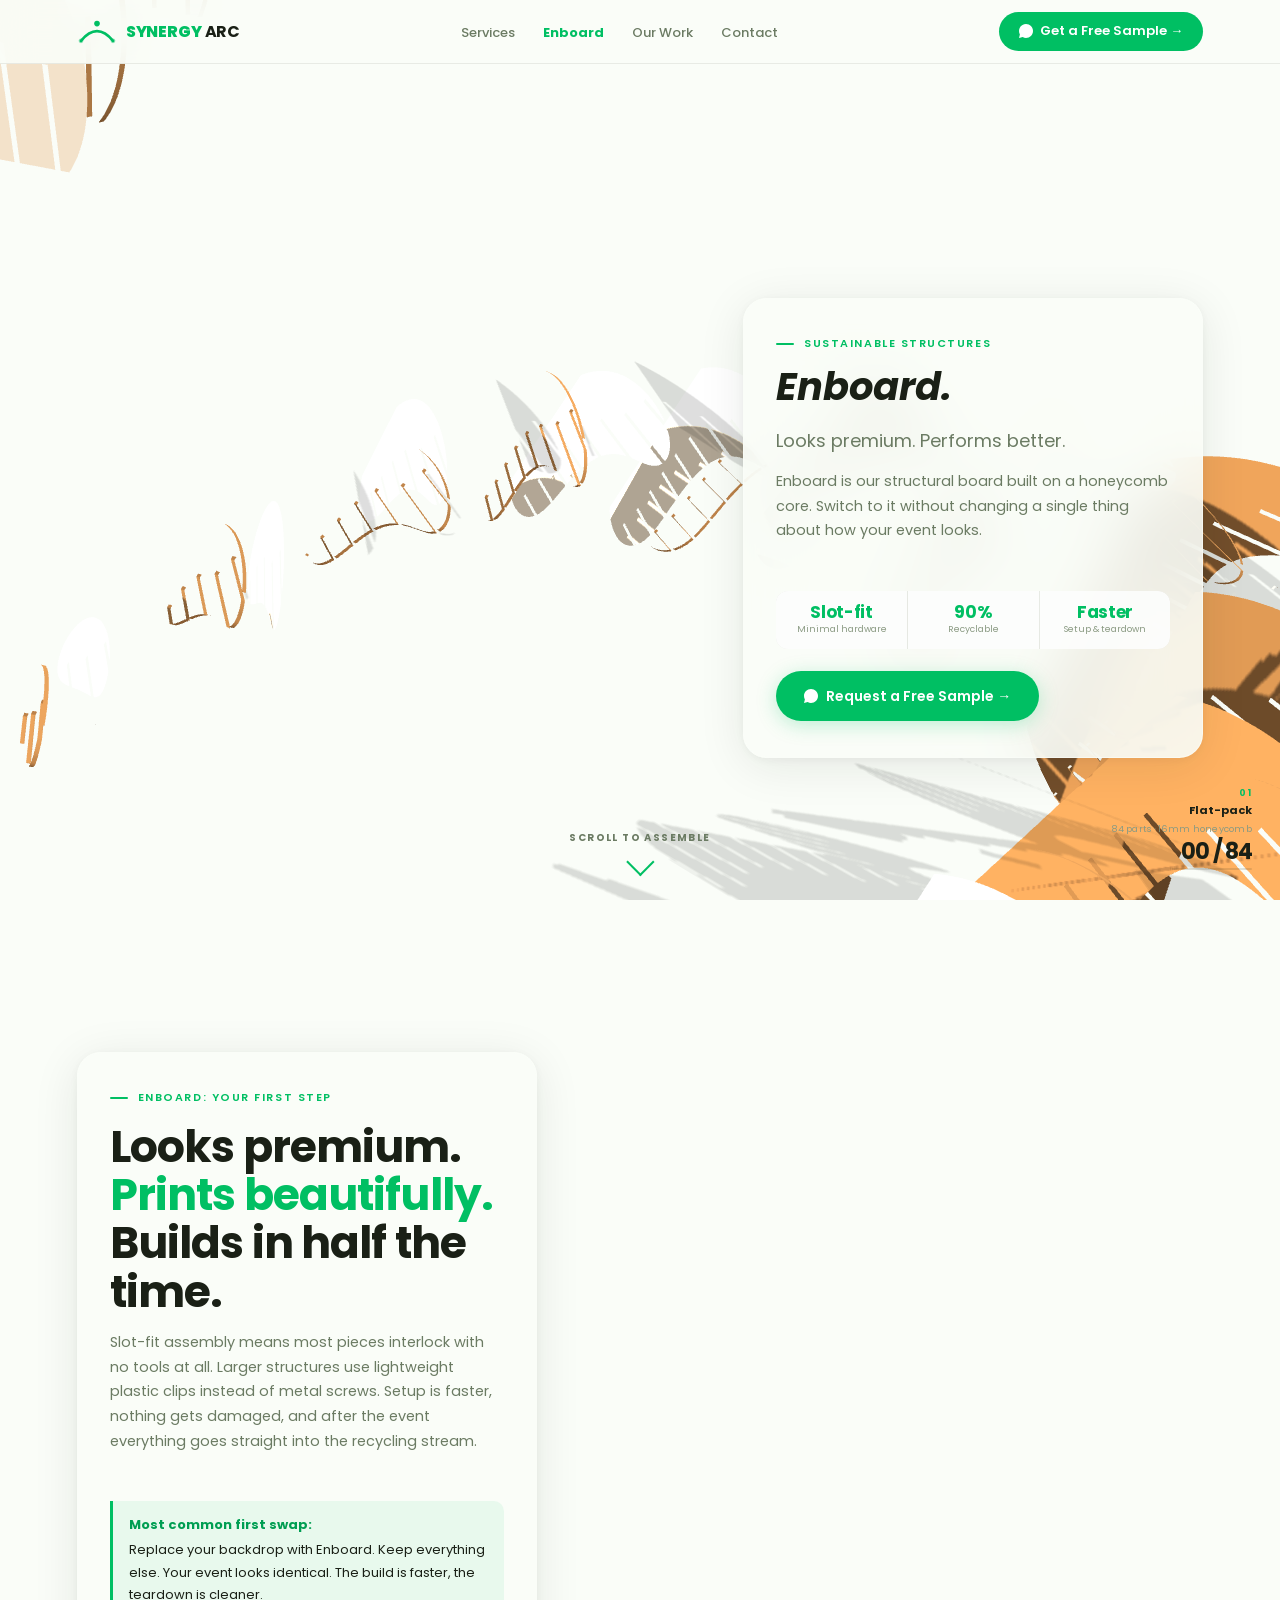
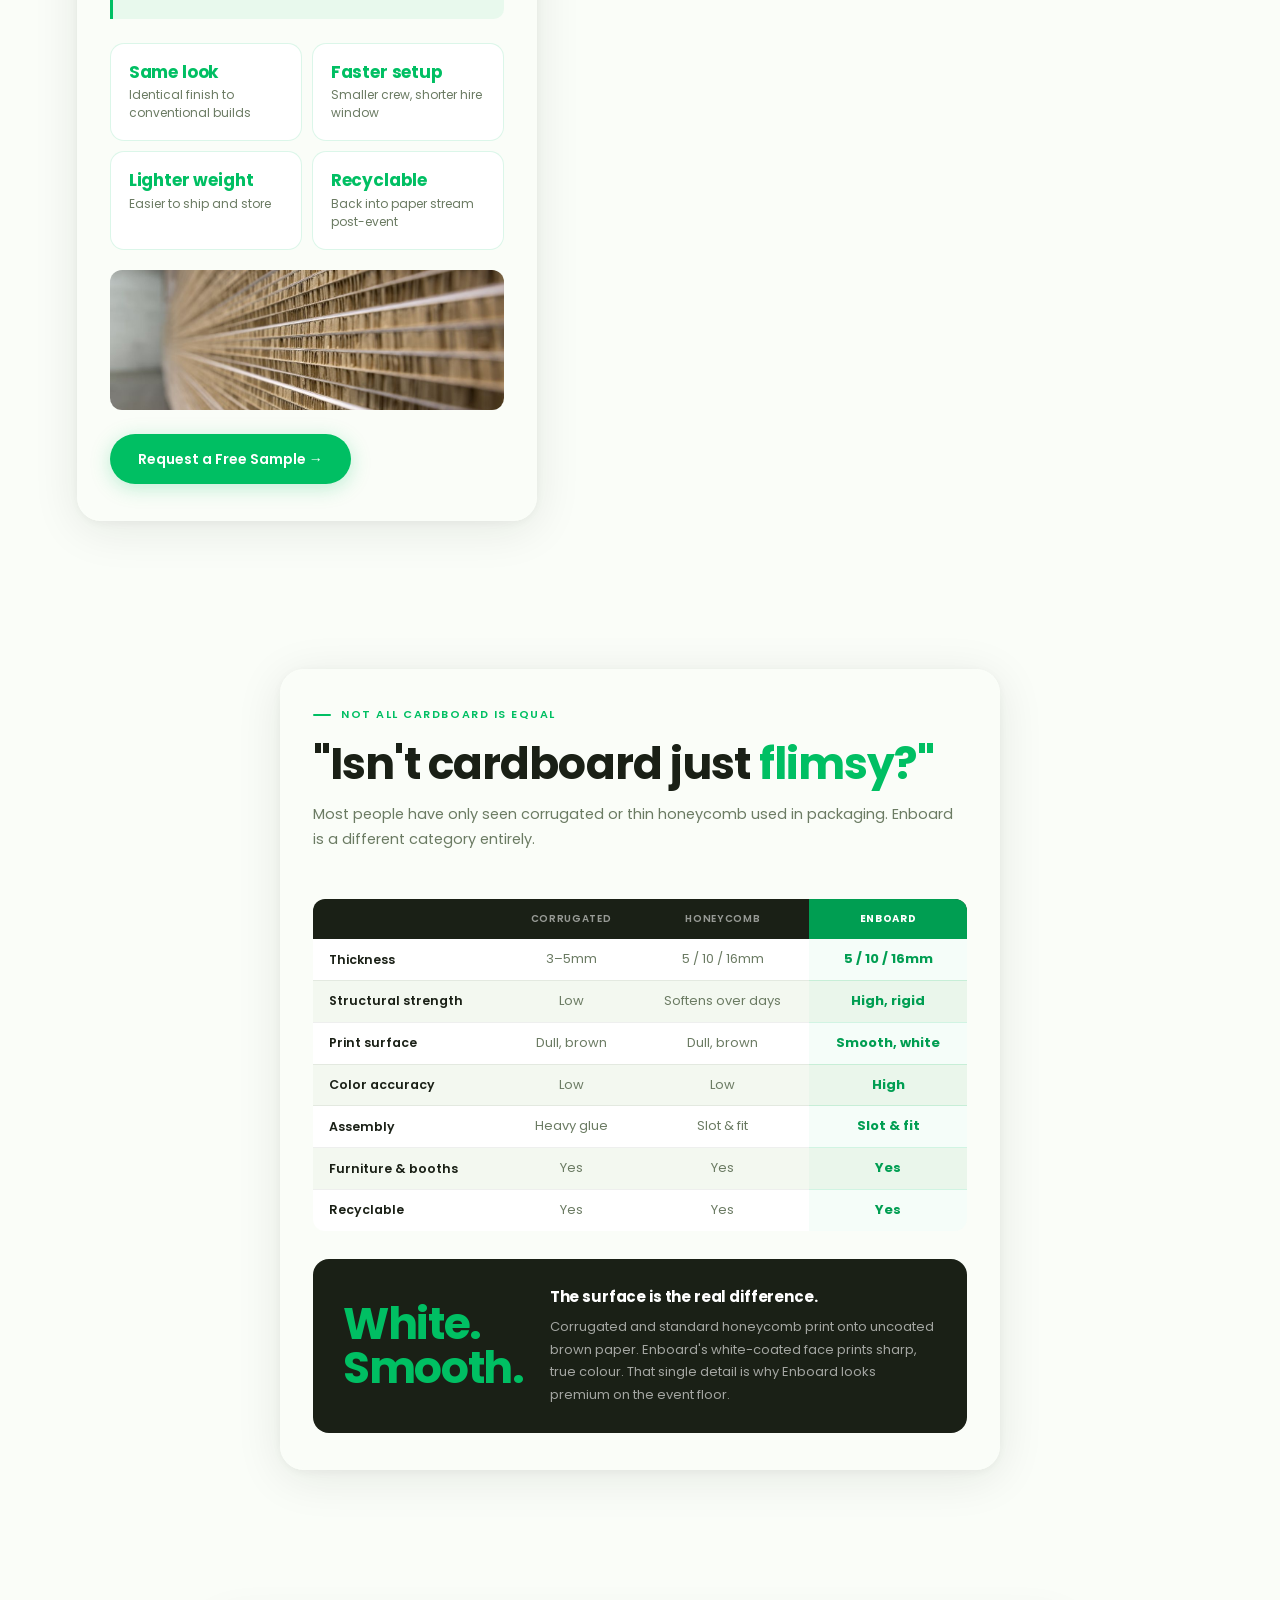
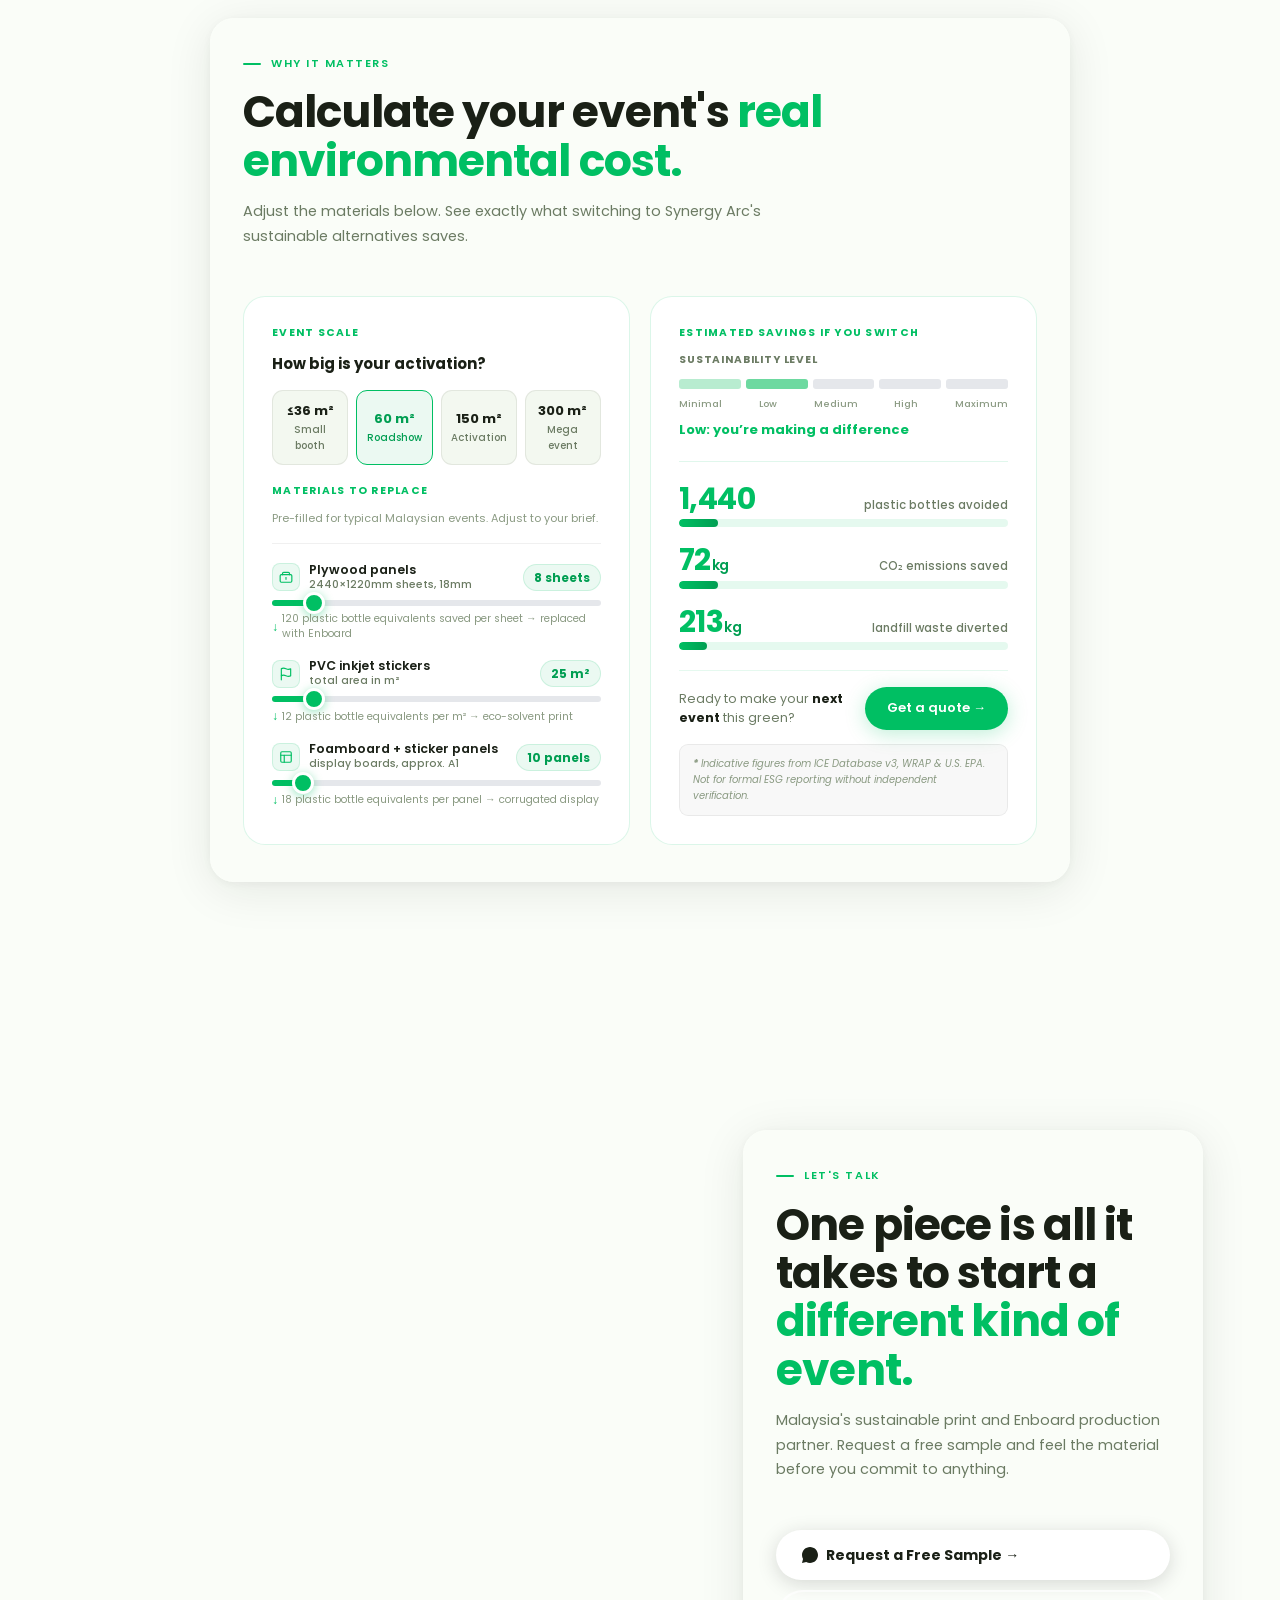
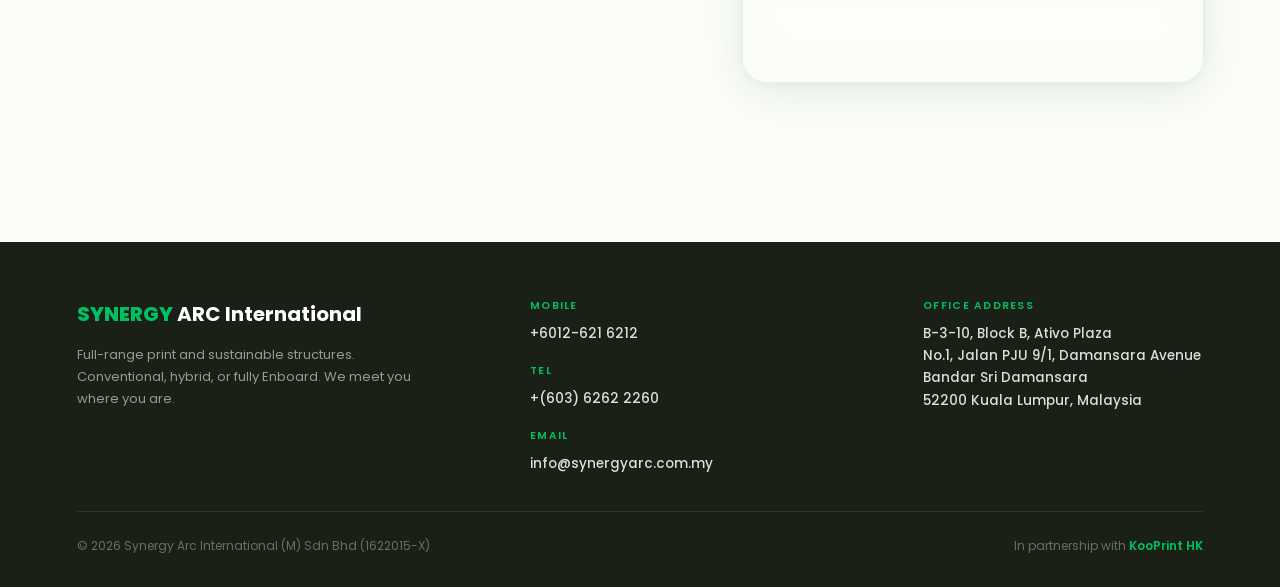
<file: enboard.html>
﻿<!DOCTYPE html>
<html lang="en">
<head>
<meta charset="UTF-8">
<meta name="viewport" content="width=device-width, initial-scale=1.0">
<title>Enboard | Synergy Arc International</title>
<link rel="preconnect" href="https://fonts.googleapis.com">
<link rel="preconnect" href="https://fonts.gstatic.com" crossorigin>
<link href="https://fonts.googleapis.com/css2?family=Poppins:wght@300;400;500;600;700;800&display=swap" rel="stylesheet">
<link rel="stylesheet" href="style.css">
<style>
/* ── Fixed 3D canvas behind all content ── */
#cv{position:fixed;inset:0;width:100vw;height:100vh;display:block;z-index:0;pointer-events:none}

/* ── Scroll hint ── */
#scroll-hint{position:fixed;bottom:28px;left:50%;transform:translateX(-50%);z-index:50;pointer-events:none;display:flex;flex-direction:column;align-items:center;gap:6px;transition:opacity .5s}
#scroll-hint span{font-size:10px;font-weight:700;letter-spacing:.14em;text-transform:uppercase;color:#6B7B63}
.hint-arr{width:20px;height:20px;border-right:2px solid #00BF63;border-bottom:2px solid #00BF63;transform:rotate(45deg);animation:bounce 1.5s ease-in-out infinite}
@keyframes bounce{0%,100%{transform:rotate(45deg) translateY(0)}50%{transform:rotate(45deg) translateY(4px)}}

/* ── HUD overlay (bottom-right) ── */
#hud{position:fixed;bottom:30px;right:28px;z-index:100;display:flex;flex-direction:column;align-items:flex-end;gap:5px;pointer-events:none}
.hud-chapter{display:flex;flex-direction:column;align-items:flex-end;gap:2px}
#ch-num{font-size:9px;font-weight:700;letter-spacing:.14em;text-transform:uppercase;color:#00BF63}
#ch-title{font-size:11px;font-weight:700;color:#1A2016}
#ch-meta{font-size:9px;color:#8A9A82;letter-spacing:.03em}
.hud-counter .big{font-size:22px;font-weight:700;letter-spacing:-.04em;color:#1A2016;line-height:1;font-variant-numeric:tabular-nums}
.hud-progress{width:80px;height:2px;background:rgba(26,32,22,.12);border-radius:2px;overflow:hidden}
.hud-progress .fill{height:100%;width:0%;background:#00BF63;border-radius:2px;transition:width .1s linear}
.hud-progress .num{display:none}

/* ── Side-panel page layout ── */
.enb-wrap{min-height:100vh;display:flex;align-items:center;padding:88px 6% 60px;position:relative;z-index:10}
.enb-wrap.r .enb-card{margin-left:auto}
.enb-wrap.l .enb-card{margin-right:auto}
.enb-wrap.c .enb-card{margin-left:auto;margin-right:auto}

/* ── Frosted glass card (Apple-style, light) ── */
.enb-card{
  width:100%;max-width:460px;
  background:rgba(250,253,248,.90);
  backdrop-filter:blur(28px);-webkit-backdrop-filter:blur(28px);
  border:1px solid rgba(250,253,248,.6);
  border-radius:24px;
  padding:36px 32px;
  box-shadow:0 8px 48px rgba(26,32,22,.09),0 2px 12px rgba(26,32,22,.05);
}
.enb-card.wide{max-width:720px}
.enb-card.xwide{max-width:860px}

/* ── Mobile ── */
@media(max-width:760px){
  .enb-wrap{padding:74px 4% 48px;min-height:auto}
  .enb-wrap.r .enb-card,.enb-wrap.l .enb-card{margin:0}
  .enb-card,.enb-card.wide,.enb-card.xwide{max-width:100%;padding:28px 22px}
  #hud{bottom:18px;right:14px}
  #scroll-hint{bottom:18px}
}
@media(max-width:600px){
  .enb-wrap{padding:68px 4% 36px}
  .enb-card{padding:22px 18px;border-radius:18px}
}
</style>
</head>
<body>

<!-- Fixed 3D canvas -->
<canvas id="cv"></canvas>

<!-- Scroll hint -->
<div id="scroll-hint">
  <span>Scroll to assemble</span>
  <div class="hint-arr"></div>
</div>

<!-- HUD overlay -->
<div id="hud">
  <div class="hud-chapter">
    <span id="ch-num">01</span>
    <span id="ch-title">Flat-pack</span>
    <span id="ch-meta">Loading...</span>
  </div>
  <div class="hud-counter"><div class="big">--</div></div>
  <div class="hud-progress"><div class="fill"></div><div class="num">00</div></div>
</div>

<!-- Navigation -->
<nav>
  <a class="nl" href="index.html">
    <svg viewBox="0 0 48 30" fill="none"><path d="M4 26 Q24 2 44 26" stroke="#00BF63" stroke-width="3.5" stroke-linecap="round" fill="none"/><circle cx="4" cy="26" r="3" fill="#00BF63" opacity=".4"/><circle cx="44" cy="26" r="3" fill="#00BF63" opacity=".4"/><circle cx="24" cy="4.5" r="3.5" fill="#00BF63"/></svg>
    <div class="nl-t"><b>SYNERGY</b> ARC</div>
  </a>
  <ul class="nlinks">
    <li><a href="services.html">Services</a></li>
    <li><a href="enboard.html" class="active">Enboard</a></li>
    <li><a href="portfolio.html">Our Work</a></li>
    <li><a href="contact.html">Contact</a></li>
  </ul>
  <a class="ncta" href="https://wa.me/60126216212">
    <svg width="14" height="14" viewBox="0 0 24 24" fill="currentColor"><path d="M12 0C5.373 0 0 5.373 0 12c0 2.127.556 4.122 1.526 5.855L0 24l6.335-1.652A11.954 11.954 0 0012 24c6.627 0 12-5.373 12-12S18.627 0 12 0z"/></svg>
    Get a Free Sample &rarr;
  </a>
  <button class="mob" id="mob-btn" aria-label="Open menu" onclick="tmm()">
    <span></span><span></span><span></span>
  </button>
</nav>
<div class="mob-menu" id="mob-menu">
  <a href="services.html">Services</a>
  <a href="enboard.html" class="active">Enboard</a>
  <a href="portfolio.html">Our Work</a>
  <a href="contact.html">Contact</a>
  <a class="mob-cta" href="https://wa.me/60126216212">
    <svg width="14" height="14" viewBox="0 0 24 24" fill="currentColor"><path d="M12 0C5.373 0 0 5.373 0 12c0 2.127.556 4.122 1.526 5.855L0 24l6.335-1.652A11.954 11.954 0 0012 24c6.627 0 12-5.373 12-12S18.627 0 12 0z"/></svg>
    Get a Free Sample &rarr;
  </a>
</div>

<!-- ═══════════════════════════════════════
     01  HERO  —  right-side panel
     3D model assembles on the left
═══════════════════════════════════════ -->
<div class="enb-wrap r">
  <div class="enb-card">
    <div class="lbl">Sustainable Structures</div>
    <h1 class="sh" style="font-size:clamp(26px,3vw,42px);line-height:1;margin-bottom:16px">
      <em style="display:block;margin-bottom:8px">Enboard.</em>
      <span style="font-style:normal;font-size:clamp(15px,1.4vw,19px);color:var(--mt);font-weight:400">Looks premium. Performs better.</span>
    </h1>
    <p class="sd">Enboard is our structural board built on a honeycomb core. Switch to it without changing a single thing about how your event looks.</p>
    <div style="display:grid;grid-template-columns:repeat(3,1fr);gap:1px;background:var(--bdn);border-radius:12px;overflow:hidden;margin-bottom:22px">
      <div style="padding:13px 8px;background:rgba(255,255,255,.9);text-align:center"><div style="font-size:17px;font-weight:700;color:var(--g);letter-spacing:-.02em;line-height:1;margin-bottom:3px">Slot-fit</div><div style="font-size:9px;color:var(--mt2);line-height:1.3">Minimal hardware</div></div>
      <div style="padding:13px 8px;background:rgba(255,255,255,.9);text-align:center"><div style="font-size:17px;font-weight:700;color:var(--g);letter-spacing:-.02em;line-height:1;margin-bottom:3px">90%</div><div style="font-size:9px;color:var(--mt2);line-height:1.3">Recyclable</div></div>
      <div style="padding:13px 8px;background:rgba(255,255,255,.9);text-align:center"><div style="font-size:17px;font-weight:700;color:var(--g);letter-spacing:-.02em;line-height:1;margin-bottom:3px">Faster</div><div style="font-size:9px;color:var(--mt2);line-height:1.3">Setup &amp; teardown</div></div>
    </div>
    <a class="btn-p" href="https://wa.me/60126216212">
      <svg width="14" height="14" viewBox="0 0 24 24" fill="currentColor"><path d="M12 0C5.373 0 0 5.373 0 12c0 2.127.556 4.122 1.526 5.855L0 24l6.335-1.652A11.954 11.954 0 0012 24c6.627 0 12-5.373 12-12S18.627 0 12 0z"/></svg>
      Request a Free Sample &rarr;
    </a>
  </div>
</div>

<!-- ═══════════════════════════════════════
     02  WHAT IS ENBOARD  —  left-side panel
     3D model assembling on the right
═══════════════════════════════════════ -->
<div class="enb-wrap l">
  <div class="enb-card">
    <div class="lbl" style="text-align:left">Enboard: Your First Step</div>
    <h2 class="sh" style="text-align:left">Looks premium. <em>Prints beautifully.</em> Builds in half the time.</h2>
    <p class="sd" style="text-align:left;max-width:100%">Slot-fit assembly means most pieces interlock with no tools at all. Larger structures use lightweight plastic clips instead of metal screws. Setup is faster, nothing gets damaged, and after the event everything goes straight into the recycling stream.</p>

    <div style="padding:13px 16px;background:rgba(0,191,99,.07);border-left:3px solid var(--g);border-radius:0 10px 10px 0;font-size:13px;color:var(--ink);line-height:1.7;margin-bottom:20px">
      <strong style="color:var(--gd);display:block;margin-bottom:3px">Most common first swap:</strong>Replace your backdrop with Enboard. Keep everything else. Your event looks identical. The build is faster, the teardown is cleaner.
    </div>

    <div class="en-stats" style="margin-bottom:20px">
      <div class="en-s"><div class="en-sn">Same look</div><div class="en-sl">Identical finish to conventional builds</div></div>
      <div class="en-s"><div class="en-sn">Faster setup</div><div class="en-sl">Smaller crew, shorter hire window</div></div>
      <div class="en-s"><div class="en-sn">Lighter weight</div><div class="en-sl">Easier to ship and store</div></div>
      <div class="en-s"><div class="en-sn">Recyclable</div><div class="en-sl">Back into paper stream post-event</div></div>
    </div>

    <!-- Material photo -->
    <img src="enboard-product.jpg" alt="Enboard honeycomb material cross-section" style="width:100%;height:140px;object-fit:cover;object-position:center 40%;border-radius:12px;margin-bottom:16px;display:block">

    <a class="btn-p" href="https://wa.me/60126216212" style="margin-top:8px;display:inline-flex">Request a Free Sample &rarr;</a>
  </div>
</div>

<!-- ═══════════════════════════════════════
     03  CARDBOARD COMPARISON  —  centre wide
═══════════════════════════════════════ -->
<div class="enb-wrap c" id="cardboard-comparison">
  <div class="enb-card wide">
    <div class="lbl" style="text-align:left">Not All Cardboard Is Equal</div>
    <h2 class="sh" style="text-align:left">"Isn't cardboard just <em>flimsy?"</em></h2>
    <p class="sd" style="text-align:left;max-width:100%">Most people have only seen corrugated or thin honeycomb used in packaging. Enboard is a different category entirely.</p>

    <div style="overflow-x:auto;margin-bottom:28px">
      <table style="width:100%;border-collapse:collapse;font-size:13px;min-width:520px">
        <thead>
          <tr style="background:#1A2016">
            <th style="padding:12px 16px;text-align:left;font-weight:600;color:rgba(255,255,255,.55);border-radius:12px 0 0 0;font-size:10px;letter-spacing:.07em;text-transform:uppercase"></th>
            <th style="padding:12px 16px;text-align:center;font-weight:600;color:rgba(255,255,255,.55);font-size:10px;letter-spacing:.07em;text-transform:uppercase">Corrugated</th>
            <th style="padding:12px 16px;text-align:center;font-weight:600;color:rgba(255,255,255,.55);font-size:10px;letter-spacing:.07em;text-transform:uppercase">Honeycomb</th>
            <th style="padding:12px 16px;text-align:center;font-weight:700;color:#fff;font-size:10px;letter-spacing:.07em;text-transform:uppercase;background:#009E52;border-radius:0 12px 0 0">Enboard</th>
          </tr>
        </thead>
        <tbody>
          <tr style="background:#fff"><td style="padding:10px 16px;color:#1A2016;font-weight:600;border-bottom:1px solid rgba(26,32,22,.07);font-size:12.5px">Thickness</td><td style="padding:10px 16px;text-align:center;color:#6B7B63;border-bottom:1px solid rgba(26,32,22,.07)">3&ndash;5mm</td><td style="padding:10px 16px;text-align:center;color:#6B7B63;border-bottom:1px solid rgba(26,32,22,.07)">5 / 10 / 16mm</td><td style="padding:10px 16px;text-align:center;color:#009E52;font-weight:700;border-bottom:1px solid rgba(0,191,99,.15);background:rgba(0,191,99,.04)">5 / 10 / 16mm</td></tr>
          <tr style="background:#F3F8F0"><td style="padding:10px 16px;color:#1A2016;font-weight:600;border-bottom:1px solid rgba(26,32,22,.07);font-size:12.5px">Structural strength</td><td style="padding:10px 16px;text-align:center;color:#6B7B63;border-bottom:1px solid rgba(26,32,22,.07)">Low</td><td style="padding:10px 16px;text-align:center;color:#6B7B63;border-bottom:1px solid rgba(26,32,22,.07)">Softens over days</td><td style="padding:10px 16px;text-align:center;color:#009E52;font-weight:700;border-bottom:1px solid rgba(0,191,99,.15);background:rgba(0,191,99,.04)">High, rigid</td></tr>
          <tr style="background:#fff"><td style="padding:10px 16px;color:#1A2016;font-weight:600;border-bottom:1px solid rgba(26,32,22,.07);font-size:12.5px">Print surface</td><td style="padding:10px 16px;text-align:center;color:#6B7B63;border-bottom:1px solid rgba(26,32,22,.07)">Dull, brown</td><td style="padding:10px 16px;text-align:center;color:#6B7B63;border-bottom:1px solid rgba(26,32,22,.07)">Dull, brown</td><td style="padding:10px 16px;text-align:center;color:#009E52;font-weight:700;border-bottom:1px solid rgba(0,191,99,.15);background:rgba(0,191,99,.04)">Smooth, white</td></tr>
          <tr style="background:#F3F8F0"><td style="padding:10px 16px;color:#1A2016;font-weight:600;border-bottom:1px solid rgba(26,32,22,.07);font-size:12.5px">Color accuracy</td><td style="padding:10px 16px;text-align:center;color:#6B7B63;border-bottom:1px solid rgba(26,32,22,.07)">Low</td><td style="padding:10px 16px;text-align:center;color:#6B7B63;border-bottom:1px solid rgba(26,32,22,.07)">Low</td><td style="padding:10px 16px;text-align:center;color:#009E52;font-weight:700;border-bottom:1px solid rgba(0,191,99,.15);background:rgba(0,191,99,.04)">High</td></tr>
          <tr style="background:#fff"><td style="padding:10px 16px;color:#1A2016;font-weight:600;border-bottom:1px solid rgba(26,32,22,.07);font-size:12.5px">Assembly</td><td style="padding:10px 16px;text-align:center;color:#6B7B63;border-bottom:1px solid rgba(26,32,22,.07)">Heavy glue</td><td style="padding:10px 16px;text-align:center;color:#6B7B63;border-bottom:1px solid rgba(26,32,22,.07)">Slot &amp; fit</td><td style="padding:10px 16px;text-align:center;color:#009E52;font-weight:700;border-bottom:1px solid rgba(0,191,99,.15);background:rgba(0,191,99,.04)">Slot &amp; fit</td></tr>
          <tr style="background:#F3F8F0"><td style="padding:10px 16px;color:#1A2016;font-weight:600;border-bottom:1px solid rgba(26,32,22,.07);font-size:12.5px">Furniture &amp; booths</td><td style="padding:10px 16px;text-align:center;color:#6B7B63;border-bottom:1px solid rgba(26,32,22,.07)">Yes</td><td style="padding:10px 16px;text-align:center;color:#6B7B63;border-bottom:1px solid rgba(26,32,22,.07)">Yes</td><td style="padding:10px 16px;text-align:center;color:#009E52;font-weight:700;border-bottom:1px solid rgba(0,191,99,.15);background:rgba(0,191,99,.04)">Yes</td></tr>
          <tr style="background:#fff"><td style="padding:10px 16px;color:#1A2016;font-weight:600;border-radius:0 0 0 12px;font-size:12.5px">Recyclable</td><td style="padding:10px 16px;text-align:center;color:#6B7B63">Yes</td><td style="padding:10px 16px;text-align:center;color:#6B7B63">Yes</td><td style="padding:10px 16px;text-align:center;color:#009E52;font-weight:700;background:rgba(0,191,99,.04);border-radius:0 0 12px 0">Yes</td></tr>
        </tbody>
      </table>
    </div>

    <div style="display:grid;grid-template-columns:auto 1fr;gap:18px 26px;align-items:center;background:#1A2016;border-radius:16px;padding:26px 30px">
      <div style="font-size:clamp(28px,3.5vw,44px);font-weight:700;color:#00BF63;line-height:1;letter-spacing:-.03em;white-space:nowrap">White.<br>Smooth.</div>
      <div>
        <div style="font-size:15px;font-weight:700;color:#fff;margin-bottom:7px;letter-spacing:-.01em">The surface is the real difference.</div>
        <p style="font-size:13px;color:rgba(255,255,255,.6);line-height:1.75;margin:0">Corrugated and standard honeycomb print onto uncoated brown paper. Enboard's white-coated face prints sharp, true colour. That single detail is why Enboard looks premium on the event floor.</p>
      </div>
    </div>
  </div>
</div>

<!-- ═══════════════════════════════════════
     04  CALCULATOR  —  centre extra wide
═══════════════════════════════════════ -->
<div class="enb-wrap c" id="calculator">
  <div class="enb-card xwide">
    <div class="lbl">Why It Matters</div>
    <h2 class="sh">Calculate your event's <em>real environmental cost.</em></h2>
    <p class="sd">Adjust the materials below. See exactly what switching to Synergy Arc's sustainable alternatives saves.</p>

    <div class="impact-calc">
      <!-- Controls -->
      <div class="ic-card">
        <div class="ic-section-label">Event scale</div>
        <div class="ic-event-title">How big is your activation?</div>
        <div class="ic-presets">
          <button class="ic-preset" data-preset="small"><span class="ic-preset-size">&#8804;36 m&#178;</span><span class="ic-preset-label">Small booth</span></button>
          <button class="ic-preset active" data-preset="medium"><span class="ic-preset-size">60 m&#178;</span><span class="ic-preset-label">Roadshow</span></button>
          <button class="ic-preset" data-preset="large"><span class="ic-preset-size">150 m&#178;</span><span class="ic-preset-label">Activation</span></button>
          <button class="ic-preset" data-preset="mega"><span class="ic-preset-size">300 m&#178;</span><span class="ic-preset-label">Mega event</span></button>
        </div>
        <div class="ic-section-label">Materials to replace</div>
        <p class="ic-hint">Pre-filled for typical Malaysian events. Adjust to your brief.</p>
        <div class="ic-mat">
          <div class="ic-mat-head">
            <div class="ic-mat-info">
              <div class="ic-mat-icon"><svg viewBox="0 0 24 24"><rect x="2" y="8" width="20" height="13" rx="2"/><path d="M6 8V6a2 2 0 012-2h8a2 2 0 012 2v2"/><line x1="12" y1="13" x2="12" y2="16"/></svg></div>
              <div><div class="ic-mat-name">Plywood panels</div><div class="ic-mat-unit">2440&times;1220mm sheets, 18mm</div></div>
            </div>
            <div class="ic-mat-badge" id="ic-v-ply">8 sheets</div>
          </div>
          <input class="ic-slider" type="range" id="ic-ply" min="0" max="80" value="8" step="1">
          <div class="ic-mat-saves">120 plastic bottle equivalents saved per sheet &rarr; replaced with Enboard</div>
        </div>
        <div class="ic-mat">
          <div class="ic-mat-head">
            <div class="ic-mat-info">
              <div class="ic-mat-icon"><svg viewBox="0 0 24 24"><path d="M4 15s1-1 4-1 5 2 8 2 4-1 4-1V3s-1 1-4 1-5-2-8-2-4 1-4 1z"/><line x1="4" y1="22" x2="4" y2="15"/></svg></div>
              <div><div class="ic-mat-name">PVC inkjet stickers</div><div class="ic-mat-unit">total area in m&#178;</div></div>
            </div>
            <div class="ic-mat-badge" id="ic-v-stk">25 m&#178;</div>
          </div>
          <input class="ic-slider" type="range" id="ic-stk" min="0" max="250" value="25" step="1">
          <div class="ic-mat-saves">12 plastic bottle equivalents per m&#178; &rarr; eco-solvent print</div>
        </div>
        <div class="ic-mat">
          <div class="ic-mat-head">
            <div class="ic-mat-info">
              <div class="ic-mat-icon"><svg viewBox="0 0 24 24"><rect x="3" y="3" width="18" height="18" rx="2"/><line x1="3" y1="9" x2="21" y2="9"/><line x1="9" y1="21" x2="9" y2="9"/></svg></div>
              <div><div class="ic-mat-name">Foamboard + sticker panels</div><div class="ic-mat-unit">display boards, approx. A1</div></div>
            </div>
            <div class="ic-mat-badge" id="ic-v-fbm">10 panels</div>
          </div>
          <input class="ic-slider" type="range" id="ic-fbm" min="0" max="150" value="10" step="1">
          <div class="ic-mat-saves">18 plastic bottle equivalents per panel &rarr; corrugated display</div>
        </div>
      </div>

      <!-- Results -->
      <div class="ic-card">
        <div class="ic-section-label">Estimated savings if you switch</div>
        <div class="ic-level-wrap">
          <div class="ic-level-title">Sustainability level</div>
          <div class="ic-level-bar">
            <div class="ic-level-seg" id="ic-seg-1"></div>
            <div class="ic-level-seg" id="ic-seg-2"></div>
            <div class="ic-level-seg" id="ic-seg-3"></div>
            <div class="ic-level-seg" id="ic-seg-4"></div>
            <div class="ic-level-seg" id="ic-seg-5"></div>
          </div>
          <div class="ic-level-labels">
            <span class="ic-level-label">Minimal</span><span class="ic-level-label">Low</span>
            <span class="ic-level-label">Medium</span><span class="ic-level-label">High</span>
            <span class="ic-level-label">Maximum</span>
          </div>
          <div class="ic-level-tag" id="ic-level-tag">Making a difference</div>
        </div>
        <div class="ic-metric">
          <div class="ic-metric-top"><div class="ic-metric-n" id="ic-bottles">1,270</div><div class="ic-metric-label">plastic bottles avoided</div></div>
          <div class="ic-track"><div class="ic-fill" id="ic-fill-bottles" style="width:10%"></div></div>
        </div>
        <div class="ic-metric">
          <div class="ic-metric-top"><div class="ic-metric-n" id="ic-co2">63<small>kg</small></div><div class="ic-metric-label">CO&#8322; emissions saved</div></div>
          <div class="ic-track"><div class="ic-fill" id="ic-fill-co2" style="width:10%"></div></div>
        </div>
        <div class="ic-metric">
          <div class="ic-metric-top"><div class="ic-metric-n" id="ic-landfill">207<small>kg</small></div><div class="ic-metric-label">landfill waste diverted</div></div>
          <div class="ic-track"><div class="ic-fill" id="ic-fill-landfill" style="width:8%"></div></div>
        </div>
        <div class="ic-cta-row">
          <div class="ic-cta-text">Ready to make your <strong>next event</strong> this green?</div>
          <a class="btn-p" href="https://wa.me/60126216212" style="padding:11px 22px;font-size:13px;white-space:nowrap">Get a quote &rarr;</a>
        </div>
        <div class="ic-disclaimer"><strong>*</strong> Indicative figures from ICE Database v3, WRAP &amp; U.S. EPA. Not for formal ESG reporting without independent verification.</div>
      </div>
    </div>
  </div>
</div>

<!-- ═══════════════════════════════════════
     05  CTA  —  right panel (chair fully assembled)
═══════════════════════════════════════ -->
<div class="enb-wrap r">
  <div class="enb-card">
    <div class="lbl">Let's Talk</div>
    <h2 class="sh">One piece is all it takes to start a <em>different kind of event.</em></h2>
    <p class="sd">Malaysia's sustainable print and Enboard production partner. Request a free sample and feel the material before you commit to anything.</p>
    <div style="display:flex;flex-direction:column;gap:10px">
      <a class="btn-wa" href="https://wa.me/60126216212">
        <svg width="16" height="16" viewBox="0 0 24 24" fill="currentColor"><path d="M12 0C5.373 0 0 5.373 0 12c0 2.127.556 4.122 1.526 5.855L0 24l6.335-1.652A11.954 11.954 0 0012 24c6.627 0 12-5.373 12-12S18.627 0 12 0z"/></svg>
        Request a Free Sample &rarr;
      </a>
      <a class="btn-em" href="mailto:info@synergyarc.com.my">
        <svg width="15" height="15" viewBox="0 0 24 24" fill="none" stroke="currentColor" stroke-width="2" stroke-linecap="round" stroke-linejoin="round"><path d="M4 4h16c1.1 0 2 .9 2 2v12c0 1.1-.9 2-2 2H4c-1.1 0-2-.9-2-2V6c0-1.1.9-2 2-2z"/><polyline points="22,6 12,13 2,6"/></svg>
        info@synergyarc.com.my
      </a>
    </div>
  </div>
</div>

<!-- Footer -->
<footer style="position:relative;z-index:10">
  <div class="ft">
    <div>
      <div class="fb-lg"><b>SYNERGY</b> ARC International</div>
      <div class="fb-tag">Full-range print and sustainable structures. Conventional, hybrid, or fully Enboard. We meet you where you are.</div>
    </div>
    <div class="fb-info">
      <div class="fb-block"><div class="fb-block-t">Mobile</div><div class="fb-block-v"><a href="https://wa.me/60126216212">+6012-621 6212</a></div></div>
      <div class="fb-block"><div class="fb-block-t">Tel</div><div class="fb-block-v">+(603) 6262 2260</div></div>
      <div class="fb-block"><div class="fb-block-t">Email</div><div class="fb-block-v"><a href="mailto:info@synergyarc.com.my">info@synergyarc.com.my</a></div></div>
    </div>
    <div class="fb-info">
      <div class="fb-block">
        <div class="fb-block-t">Office Address</div>
        <div class="fb-block-v">B-3-10, Block B, Ativo Plaza<br>No.1, Jalan PJU 9/1, Damansara Avenue<br>Bandar Sri Damansara<br>52200 Kuala Lumpur, Malaysia</div>
      </div>
    </div>
  </div>
  <div class="fb-bot">
    <span>&copy; 2026 Synergy Arc International (M) Sdn Bhd (1622015-X)</span>
    <span>In partnership with <a href="https://www.kooprint.hk" target="_blank" rel="noopener">KooPrint HK</a></span>
  </div>
</footer>

<!-- Scripts: pako inflate (cross-browser gzip), Three.js, chair geometry -->
<script src="pako_inflate.min.js"></script>
<script src="three.min.js"></script>
<script src="chair-geom.js"></script>
<script>
// Mobile menu
function tmm(){document.getElementById('mob-menu').classList.toggle('open')}
document.addEventListener('click',function(e){if(!e.target.closest('nav')&&!e.target.closest('.mob-menu'))document.getElementById('mob-menu').classList.remove('open')});


// Impact Calculator
(function(){
  const MAT={ply:{bpu:120,co2pu:6.0,lfpu:25.0,max:80},stk:{bpu:12,co2pu:0.6,lfpu:0.2,max:250},fbm:{bpu:18,co2pu:0.9,lfpu:0.75,max:150}};
  const MAX_B=12000,MAX_C=600,MAX_L=2500;
  const PRESETS={small:{ply:3,stk:8,fbm:4},medium:{ply:8,stk:25,fbm:10},large:{ply:20,stk:60,fbm:25},mega:{ply:50,stk:150,fbm:60}};
  const LEVELS=[{min:0,segs:0,tag:'Move the sliders above to see your impact'},{min:150,segs:1,tag:'Minimal: a small first step'},{min:600,segs:2,tag:"Low: you’re making a difference"},{min:1500,segs:3,tag:'Medium: meaningful sustainability gains'},{min:3500,segs:4,tag:'High: real environmental leadership'},{min:7000,segs:5,tag:'Maximum: exceptional green commitment'}];
  const slPly=document.getElementById('ic-ply'),slStk=document.getElementById('ic-stk'),slFbm=document.getElementById('ic-fbm');
  const vPly=document.getElementById('ic-v-ply'),vStk=document.getElementById('ic-v-stk'),vFbm=document.getElementById('ic-v-fbm');
  if(!slPly)return;
  function setPct(el,max){el.style.setProperty('--pct',(Math.min(+el.value/max,1)*100)+'%')}
  function flash(el,html){el.classList.remove('flash');void el.offsetWidth;el.innerHTML=html;el.classList.add('flash')}
  function setBar(id,val,max){document.getElementById(id).style.width=Math.min(100,val/max*100)+'%'}
  function setLevel(bottles){
    const lvl=[...LEVELS].reverse().find(l=>bottles>=l.min)||LEVELS[0];
    for(let i=1;i<=5;i++)document.getElementById('ic-seg-'+i).classList.toggle('lit',i<=lvl.segs);
    document.getElementById('ic-level-tag').textContent=lvl.tag;
  }
  function calc(){
    const p=+slPly.value,s=+slStk.value,f=+slFbm.value;
    vPly.textContent=p+' sheet'+(p===1?'':'s');vStk.textContent=s+' m²';vFbm.textContent=f+' panel'+(f===1?'':'s');
    setPct(slPly,MAT.ply.max);setPct(slStk,MAT.stk.max);setPct(slFbm,MAT.fbm.max);
    const bottles=p*MAT.ply.bpu+s*MAT.stk.bpu+f*MAT.fbm.bpu;
    const co2=p*MAT.ply.co2pu+s*MAT.stk.co2pu+f*MAT.fbm.co2pu;
    const landfill=p*MAT.ply.lfpu+s*MAT.stk.lfpu+f*MAT.fbm.lfpu;
    flash(document.getElementById('ic-bottles'),bottles.toLocaleString());
    flash(document.getElementById('ic-co2'),Math.round(co2).toLocaleString()+'<small>kg</small>');
    flash(document.getElementById('ic-landfill'),Math.round(landfill).toLocaleString()+'<small>kg</small>');
    setBar('ic-fill-bottles',bottles,MAX_B);setBar('ic-fill-co2',co2,MAX_C);setBar('ic-fill-landfill',landfill,MAX_L);
    setLevel(bottles);
  }
  document.querySelectorAll('.ic-preset').forEach(btn=>{
    btn.addEventListener('click',()=>{
      document.querySelectorAll('.ic-preset').forEach(b=>b.classList.remove('active'));
      btn.classList.add('active');
      const p=PRESETS[btn.dataset.preset];slPly.value=p.ply;slStk.value=p.stk;slFbm.value=p.fbm;calc();
    });
  });
  [slPly,slStk,slFbm].forEach(s=>s.addEventListener('input',()=>{document.querySelectorAll('.ic-preset').forEach(b=>b.classList.remove('active'));calc();}));
  calc();
})();

// Honeycomb SVG
(function(){
  const svg=document.getElementById('hex-svg'),tooltip=document.getElementById('hex-tooltip'),pctEl=document.getElementById('hex-pct');
  if(!svg)return;
  const hexData=[
    {label:'90%',tip:'90% recyclable after event'},{label:'48%',tip:'48% faster than carpentry'},
    {label:'rPET',tip:'RPET sustainable fabric print'},{label:'50%',tip:'50% less CO₂ emissions'},
    {label:'Arch',tip:'Entrance arches & backdrops'},{label:'Lite',tip:'LED cardboard lightboxes'},
    {label:'80%',tip:'80% recycled plywood replaced'},{label:'30%',tip:'30% faster via parallel build'},
    {label:'Furn',tip:'Furniture, counters & kiosks'},{label:'384',tip:'384 bottles saved per backdrop'},
    {label:'Prop',tip:'Logo structures & 3D props'},{label:'99%',tip:'99% error-free delivery rate'},
    {label:'Sgn',tip:'Display standees & signage'},{label:'14',tip:'14 bottles saved per foamboard'},
    {label:'Flat',tip:'Far fewer screws than traditional builds'},{label:'80',tip:'80 bottles saved per PVC banner'},
    {label:'Grd',tip:'Designed for disassembly & reuse'},{label:'Zero',tip:'Key step towards Net Zero'},
    {label:'SA',tip:'Synergy Arc — Smart. Sustainable. Scalable.'}
  ];
  const R=26,r=R*Math.cos(Math.PI/6),cols=5,rows=4,padX=34,padY=30,cells=[];
  for(let row=0;row<rows;row++){
    const n=row%2===0?cols:cols-1;
    for(let col=0;col<n;col++){
      const cx=padX+col*(r*2)+(row%2===1?r:0),cy=padY+row*(R*1.5),idx=cells.length;
      if(idx>=hexData.length)break;
      const pts=[];for(let i=0;i<6;i++){const a=(Math.PI/180)*(60*i-30);pts.push((cx+R*Math.cos(a)).toFixed(2)+','+(cy+R*Math.sin(a)).toFixed(2))}
      const poly=document.createElementNS('http://www.w3.org/2000/svg','polygon');
      poly.setAttribute('points',pts.join(' '));poly.classList.add('hex-cell');
      const txt=document.createElementNS('http://www.w3.org/2000/svg','text');
      txt.setAttribute('x',cx.toFixed(2));txt.setAttribute('y',cy.toFixed(2));
      txt.classList.add('hex-label');txt.textContent=hexData[idx].label;
      svg.appendChild(poly);svg.appendChild(txt);
      cells.push({polygon:poly,text:txt,cx,cy,data:hexData[idx]});
      poly.addEventListener('mouseenter',()=>{
        const wr=svg.closest('.hex-canvas-wrap').getBoundingClientRect(),sr=svg.getBoundingClientRect();
        const sx=svg.viewBox.baseVal.width/sr.width,sy=svg.viewBox.baseVal.height/sr.height;
        tooltip.textContent=hexData[idx].tip;
        tooltip.style.left=(sr.left-wr.left+cx/sx)+'px';
        tooltip.style.top=(sr.top-wr.top+(cy-R-8)/sy-36)+'px';
        tooltip.classList.add('show');
      });
      poly.addEventListener('mouseleave',()=>tooltip.classList.remove('show'));
    }
  }
  let filled=0,animating=false;
  function fillNext(){if(filled>=cells.length)return;const c=cells[filled];c.polygon.classList.add('filled');c.text.classList.add('visible');filled++;if(pctEl)pctEl.textContent=Math.round(filled/cells.length*100)+'% assembled'}
  function startFilling(){if(animating)return;animating=true;let d=0;for(let i=0;i<cells.length;i++){setTimeout(fillNext,d);d+=80}}
  const obs=new IntersectionObserver(entries=>{entries.forEach(e=>{if(e.isIntersecting){setTimeout(startFilling,200);obs.disconnect()}})},{threshold:0.3});
  obs.observe(svg);
})();

// 3D Scene — MC 205 scroll-driven self-assembly
(async function(){
  'use strict';
  if(typeof THREE==='undefined') return;

  const canvas=document.getElementById('cv');
  const renderer=new THREE.WebGLRenderer({canvas,antialias:true,alpha:true});
  renderer.setPixelRatio(Math.min(window.devicePixelRatio,2));
  renderer.shadowMap.enabled=true;
  renderer.shadowMap.type=THREE.PCFSoftShadowMap;
  renderer.setClearColor(0x000000,0);

  const scene=new THREE.Scene();
  const cam=new THREE.PerspectiveCamera(38,1,0.01,100);
  function resize(){renderer.setSize(window.innerWidth,window.innerHeight,false);cam.aspect=window.innerWidth/window.innerHeight;cam.updateProjectionMatrix();}
  resize();window.addEventListener('resize',resize);

  scene.add(new THREE.AmbientLight(0xfff5e6,0.62));
  const key=new THREE.DirectionalLight(0xfff2dc,1.1);
  key.position.set(4,8,5);key.castShadow=true;
  key.shadow.mapSize.set(2048,2048);key.shadow.camera.near=0.1;key.shadow.camera.far=24;
  key.shadow.camera.left=-3;key.shadow.camera.right=3;key.shadow.camera.top=3;key.shadow.camera.bottom=-3;key.shadow.bias=-0.0005;
  scene.add(key);
  const fill=new THREE.DirectionalLight(0xc9d8e8,0.35);fill.position.set(-4,3,-3);scene.add(fill);
  const rim=new THREE.DirectionalLight(0xffe5cc,0.42);rim.position.set(0,2,-5);scene.add(rim);
  const floor=new THREE.Mesh(new THREE.PlaneGeometry(10,10),new THREE.ShadowMaterial({opacity:0.13}));
  floor.rotation.x=-Math.PI/2;floor.position.y=-1.0;floor.receiveShadow=true;scene.add(floor);

  const matFace=new THREE.MeshStandardMaterial({color:0xf5f1e8,roughness:0.55,metalness:0.0});
  const matCore=new THREE.MeshStandardMaterial({color:0x9c7042,roughness:0.92,metalness:0.0});

  // Decode + decompress geometry — async chunked to keep UI thread free
  const _em=document.getElementById('ch-meta');
  let data;
  if(window.__CHAIR_GEOM){
    data=window.__CHAIR_GEOM;
  } else {
    const b64=window.__CHAIR_GEOM_B64;
    if(!b64){if(_em)_em.textContent='err: geom not loaded';return;}
    if(typeof pako==='undefined'){if(_em)_em.textContent='err: pako missing';return;}

    if(_em)_em.textContent='Decoding model...';
    // Chunked base64 decode — yields to browser between 64KB chunks, prevents UI freeze
    const CHUNK=65536; // must be divisible by 4 for valid base64 boundaries
    let padding=0;
    if(b64[b64.length-1]==='=')padding++;
    if(b64[b64.length-2]==='=')padding++;
    const byteLen=Math.floor(b64.length*3/4)-padding;
    const bytes=new Uint8Array(byteLen);
    let offset=0;
    await new Promise(resolve=>{
      let pos=0;
      function nextChunk(){
        const end=Math.min(pos+CHUNK,b64.length);
        const bin=atob(b64.slice(pos,end));
        for(let i=0;i<bin.length;i++)bytes[offset++]=bin.charCodeAt(i);
        pos=end;
        if(pos<b64.length){setTimeout(nextChunk,0);}
        else{resolve();}
      }
      nextChunk();
    });

    if(_em)_em.textContent='Decompressing...';
    await new Promise(r=>setTimeout(r,0));

    let inflated;
    try{
      inflated=pako.ungzip(bytes.slice(0,offset));
    }catch(e1){
      try{
        inflated=pako.inflate(bytes.slice(0,offset),{windowBits:47});
      }catch(e2){
        try{
          inflated=pako.inflate(bytes.slice(0,offset));
        }catch(e3){
          if(_em)_em.textContent='infl err: '+String(e3).slice(0,30);
          return;
        }
      }
    }

    if(_em)_em.textContent='Parsing model...';
    await new Promise(r=>setTimeout(r,0));

    try{
      data=JSON.parse(new TextDecoder().decode(inflated));
      window.__CHAIR_GEOM=data;
    }catch(e){
      if(_em)_em.textContent='parse err: '+String(e).slice(0,30);
      return;
    }
    if(_em)_em.textContent='Building scene...';
  }

  let lo=[Infinity,Infinity,Infinity],hi=[-Infinity,-Infinity,-Infinity];
  for(const m of data)for(let i=0;i<m.v.length;i+=3)for(let k=0;k<3;k++){const x=m.v[i+k];if(x<lo[k])lo[k]=x;if(x>hi[k])hi[k]=x;}
  const longest=Math.max(hi[0]-lo[0],hi[1]-lo[1],hi[2]-lo[2]);
  const SCALE=1.4/longest,CX=(lo[0]+hi[0])/2,CY=(lo[1]+hi[1])/2;

  const chairRoot=new THREE.Group();scene.add(chairRoot);const parts=[];
  for(const m of data){
    if(!m.v.length||!m.f.length)continue;
    const geo=new THREE.BufferGeometry();const verts=new Float32Array(m.v.length);
    let cx=0,cy=0,cz=0,n=m.v.length/3;
    for(let i=0;i<m.v.length;i+=3){const x=(m.v[i]-CX)*SCALE,y=(m.v[i+1]-CY)*SCALE,z=(m.v[i+2]-lo[2])*SCALE;verts[i]=x;verts[i+1]=z;verts[i+2]=-y;cx+=x;cy+=z;cz+=-y;}
    cx/=n;cy/=n;cz/=n;
    geo.setAttribute('position',new THREE.BufferAttribute(verts,3));geo.setIndex(new THREE.BufferAttribute(new Uint32Array(m.f),1));geo.computeVertexNormals();geo.computeBoundingBox();
    const bb=geo.boundingBox,dx=bb.max.x-bb.min.x,dy=bb.max.y-bb.min.y,dz=bb.max.z-bb.min.z;
    let thinAxis=0;if(dy<dx&&dy<dz)thinAxis=1;else if(dz<dx)thinAxis=2;
    const idx=geo.index.array,pos=geo.attributes.position.array,groups=[];let curMat=-1,curStart=0;
    const A=new THREE.Vector3(),B=new THREE.Vector3(),C=new THREE.Vector3(),nrm=new THREE.Vector3(),e1=new THREE.Vector3(),e2=new THREE.Vector3();
    for(let t=0;t<idx.length;t+=3){
      const a=idx[t]*3,b=idx[t+1]*3,c=idx[t+2]*3;
      A.set(pos[a],pos[a+1],pos[a+2]);B.set(pos[b],pos[b+1],pos[b+2]);C.set(pos[c],pos[c+1],pos[c+2]);
      e1.subVectors(B,A);e2.subVectors(C,A);nrm.crossVectors(e1,e2).normalize();
      const mat=Math.abs(nrm.getComponent(thinAxis))>0.7?0:1;
      if(mat!==curMat){if(curMat!==-1)groups.push({start:curStart,count:t-curStart,materialIndex:curMat});curStart=t;curMat=mat;}
    }
    if(curMat!==-1)groups.push({start:curStart,count:idx.length-curStart,materialIndex:curMat});
    for(const g of groups)geo.addGroup(g.start,g.count,g.materialIndex);
    const mesh=new THREE.Mesh(geo,[matFace,matCore]);mesh.castShadow=true;mesh.receiveShadow=true;
    geo.translate(-cx,-cy,-cz);
    const grp=new THREE.Group();grp.add(mesh);grp.position.set(cx,cy,cz);
    grp.userData.target=grp.position.clone();grp.userData.name=m.name;chairRoot.add(grp);parts.push(grp);
  }
  chairRoot.position.y=-0.55;

  const yP=[],zP=[];
  for(const p of parts){const bb=new THREE.Box3().setFromObject(p);(bb.max.x-bb.min.x<bb.max.z-bb.min.z?yP:zP).push(p);}
  yP.sort((a,b)=>a.userData.target.x-b.userData.target.x);
  zP.sort((a,b)=>a.userData.target.z-b.userData.target.z);

  function setStart(p,kind,k,tot){
    const angle=(k/tot)*Math.PI*1.8+(kind==='Y'?0.2:-0.4);
    const radius=(kind==='Y'?1.7:1.5)+((k*13)%7)*0.05;
    p.userData.start={pos:new THREE.Vector3(Math.cos(angle)*radius,kind==='Y'?-0.7+((k*17)%5)*0.02:1.6+k*0.05,Math.sin(angle)*radius*0.9+(kind==='Z'?-0.5:0)),rot:new THREE.Euler(kind==='Y'?-Math.PI/2+((k*7)%5)*0.04:((k*5)%7)*0.04,((k*11)%7)*0.06,((k*7)%5)*0.05)};
  }
  yP.forEach((p,k)=>setStart(p,'Y',k,yP.length));zP.forEach((p,k)=>setStart(p,'Z',k,zP.length));
  parts.forEach(p=>{p.position.copy(p.userData.start.pos);p.rotation.copy(p.userData.start.rot);});

  const order=[];
  const yMid=Math.floor(yP.length/2),zMid=Math.floor(zP.length/2);
  const yCO=[],zCO=[];
  for(let d=0;d<yP.length;d++){const off=d%2===0?d/2:-((d+1)/2|0);const i=yMid+off;if(i>=0&&i<yP.length)yCO.push(i);}
  for(let d=0;d<zP.length;d++){const off=d%2===0?d/2:-((d+1)/2|0);const i=zMid+off;if(i>=0&&i<zP.length)zCO.push(i);}
  for(let k=0;k<Math.min(4,yCO.length);k++)order.push({kind:'Y',idx:yCO[k]});
  for(let k=0;k<Math.min(2,zCO.length);k++)order.push({kind:'Z',idx:zCO[k]});
  let yi=4,zi=2;while(yi<yCO.length||zi<zCO.length){if(yi<yCO.length)order.push({kind:'Y',idx:yCO[yi++]});if(zi<zCO.length)order.push({kind:'Z',idx:zCO[zi++]});}

  const AS=0.05,AE=0.85,span=AE-AS,dur=span*1.6/order.length;
  const pw=order.map((_,k)=>{const t0=AS+(k/order.length)*span;return{t0,t1:Math.min(AE,t0+dur)};});

  let prog=0;
  window.addEventListener('scroll',()=>{const max=document.documentElement.scrollHeight-window.innerHeight;prog=max>0?Math.max(0,Math.min(1,window.scrollY/max)):0;},{passive:true});

  const eO=t=>1-Math.pow(1-t,3),eIO=t=>t<0.5?4*t*t*t:1-Math.pow(-2*t+2,3)/2,lr=(a,b,t)=>a+(b-a)*t;

  function camFor(p,time){
    const az=lr(-Math.PI*0.35,Math.PI*1.9,eIO(p))+time*0.18;
    const d=p<0.5?lr(3.5,2.2,eO(p/0.5)):lr(2.2,2.7,eIO((p-0.5)/0.5));
    const el=p<0.4?lr(0.55,0.18,eIO(p/0.4)):p<0.85?lr(0.18,0.10,(p-0.4)/0.45):lr(0.10,0.22,eO((p-0.85)/0.15));
    const ty=lr(-0.1,0.05,p);
    return{eye:[Math.sin(az)*Math.cos(el)*d,Math.sin(el)*d,Math.cos(az)*Math.cos(el)*d],target:[0,ty,0]};
  }

  const fillEl=document.querySelector('.hud-progress .fill');
  const chNum=document.getElementById('ch-num'),chTit=document.getElementById('ch-title'),chMet=document.getElementById('ch-meta');
  const hint=document.getElementById('scroll-hint');
  const total=parts.length;
  const totEl=document.querySelector('.hud-counter .big');
  if(totEl)totEl.innerHTML='<span id="ct-now">00</span>&thinsp;/&thinsp;'+String(total).padStart(2,'0');
  const ctEl=document.getElementById('ct-now');

  const CHAPTERS=[
    {p:0,num:'01',title:'Flat-pack',meta:total+' parts · 16mm honeycomb'},
    {p:0.10,num:'02',title:'First ribs stand',meta:'middle slats first'},
    {p:0.22,num:'03',title:'First lock-in',meta:'cross ribs thread through'},
    {p:0.42,num:'04',title:'Push-fit assembly',meta:'no screws · no glue'},
    {p:0.78,num:'05',title:'Locked',meta:'white face · brown core'},
    {p:0.92,num:'06',title:'MC 205',meta:'Nordwerk Design · 2013'}
  ];

  function tick(){
    requestAnimationFrame(tick);const time=performance.now()/1000;let assembled=0;
    for(let k=0;k<order.length;k++){
      const o=order[k],w=pw[k],t=Math.max(0,Math.min(1,(prog-w.t0)/Math.max(1e-6,w.t1-w.t0))),e=eO(t);
      const part=o.kind==='Y'?yP[o.idx]:zP[o.idx];
      const sp=part.userData.start,tp=part.userData.target;
      part.position.set(lr(sp.pos.x,tp.x,e),lr(sp.pos.y,tp.y,e),lr(sp.pos.z,tp.z,e));
      part.rotation.set(lr(sp.rot.x,0,e),lr(sp.rot.y,0,e),lr(sp.rot.z,0,e));
      if(t>=0.999)assembled++;
    }
    if(ctEl)ctEl.textContent=String(assembled).padStart(2,'0');
    const c=camFor(prog,time);cam.position.set(c.eye[0],c.eye[1],c.eye[2]);cam.lookAt(c.target[0],c.target[1],c.target[2]);
    if(fillEl)fillEl.style.width=(prog*100).toFixed(2)+'%';
    let cur=CHAPTERS[0];for(const ch of CHAPTERS)if(prog>=ch.p)cur=ch;
    if(chNum&&chNum.textContent!==cur.num){chNum.textContent=cur.num;chTit.textContent=cur.title;chMet.textContent=cur.meta;}
    if(hint)hint.style.opacity=prog>0.04?'0':'1';
    renderer.render(scene,cam);
  }
  tick();
}());
</script>
</body>
</html>
</file>
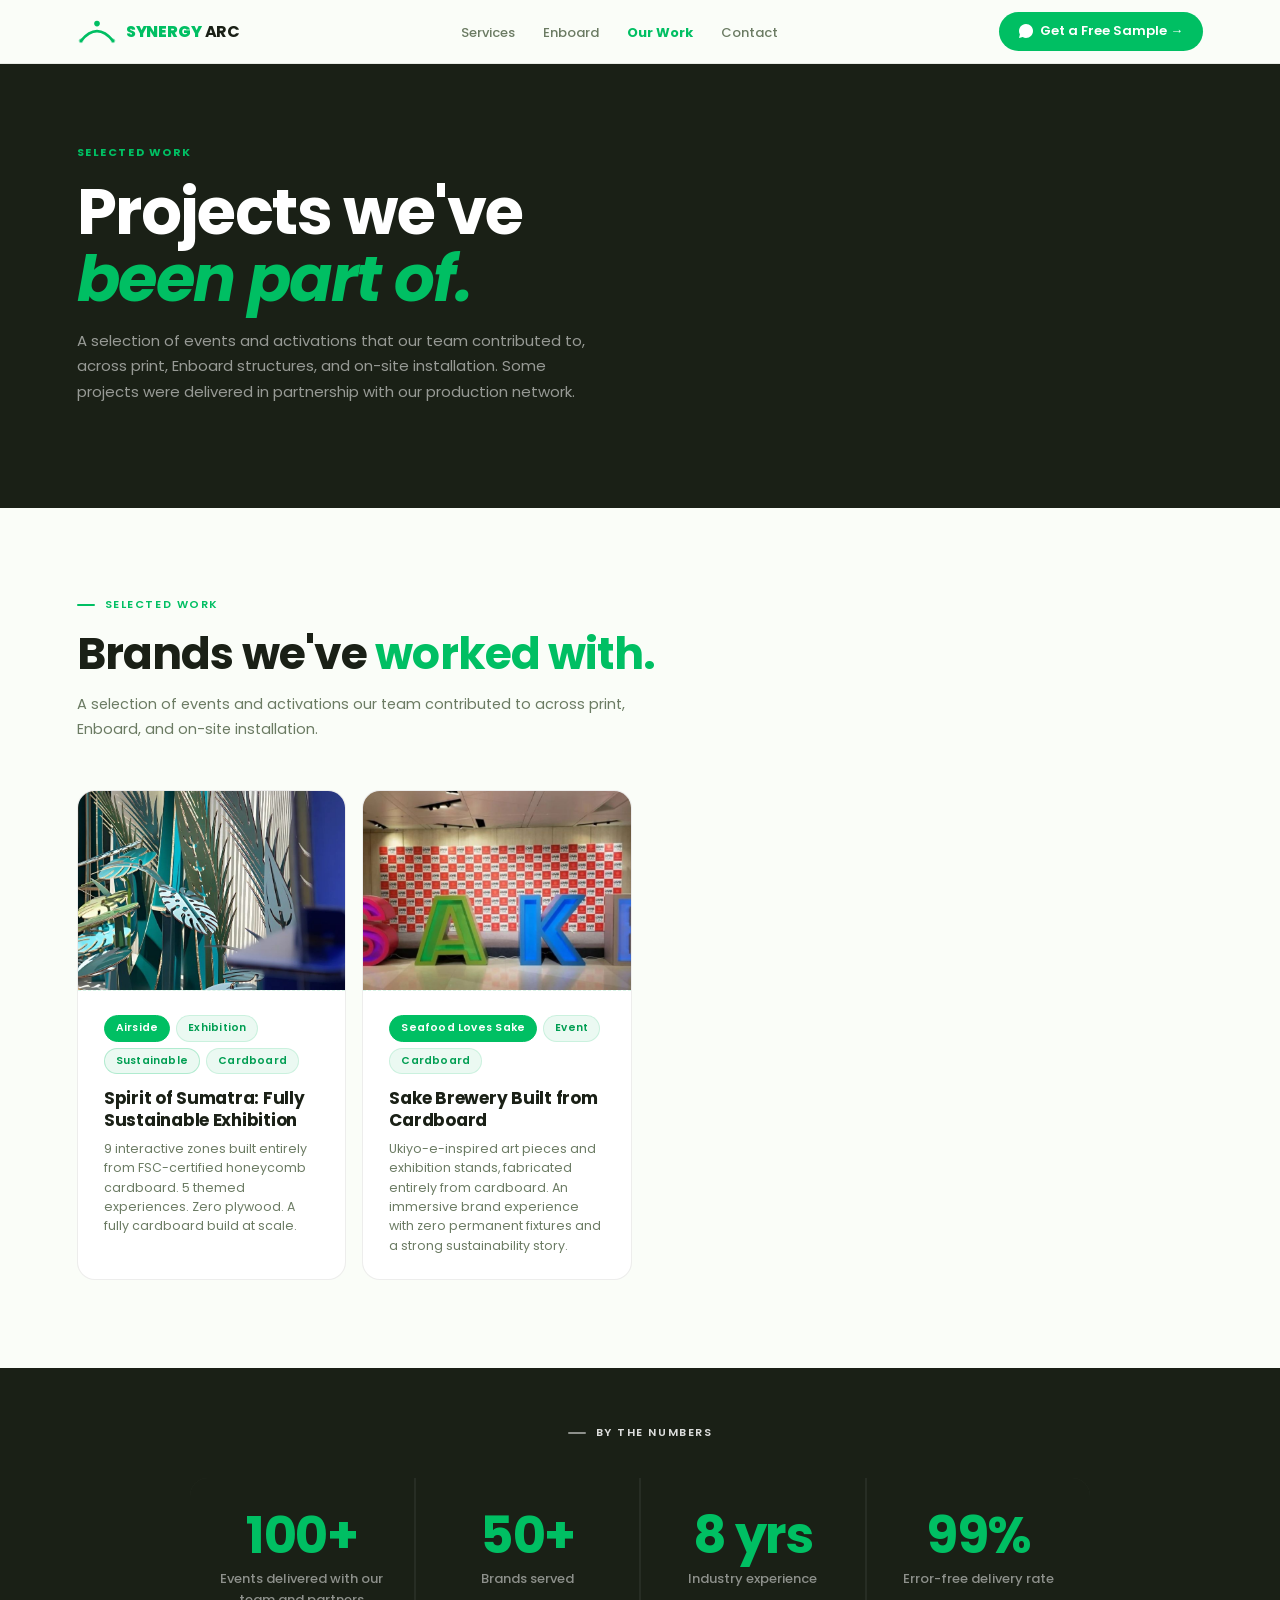
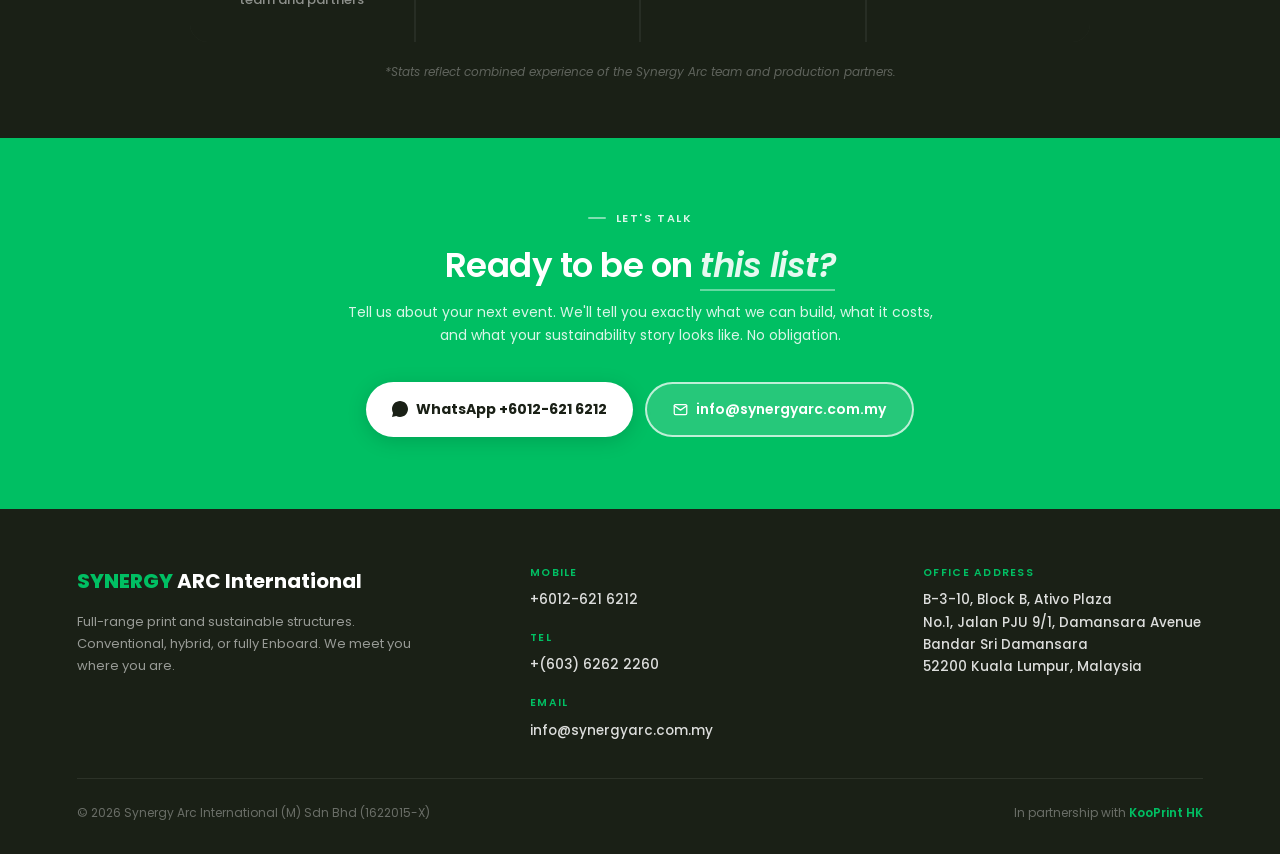
<file: portfolio.html>
﻿<!DOCTYPE html>
<html lang="en">
<head>
<meta charset="UTF-8">
<meta name="viewport" content="width=device-width, initial-scale=1.0">
<title>Our Work | Synergy Arc International</title>
<link rel="preconnect" href="https://fonts.googleapis.com">
<link rel="preconnect" href="https://fonts.gstatic.com" crossorigin>
<link href="https://fonts.googleapis.com/css2?family=Poppins:wght@300;400;500;600;700;800&display=swap" rel="stylesheet">
<link rel="stylesheet" href="style.css">
</head>
<body>

<!-- ══ NAVIGATION ══ -->
<nav>
  <a class="nl" href="index.html">
    <svg viewBox="0 0 48 30" fill="none"><path d="M4 26 Q24 2 44 26" stroke="#00BF63" stroke-width="3.5" stroke-linecap="round" fill="none"/><circle cx="4" cy="26" r="3" fill="#00BF63" opacity=".4"/><circle cx="44" cy="26" r="3" fill="#00BF63" opacity=".4"/><circle cx="24" cy="4.5" r="3.5" fill="#00BF63"/></svg>
    <div class="nl-t"><b>SYNERGY</b> ARC</div>
  </a>
  <ul class="nlinks">
    <li><a href="services.html">Services</a></li>
    <li><a href="enboard.html">Enboard</a></li>
    <li><a href="portfolio.html" class="active">Our Work</a></li>
    <li><a href="contact.html">Contact</a></li>
  </ul>
  <a class="ncta" href="https://wa.me/60126216212">
    <svg width="14" height="14" viewBox="0 0 24 24" fill="currentColor"><path d="M12 0C5.373 0 0 5.373 0 12c0 2.127.556 4.122 1.526 5.855L0 24l6.335-1.652A11.954 11.954 0 0012 24c6.627 0 12-5.373 12-12S18.627 0 12 0z"/></svg>
    Get a Free Sample →
  </a>
  <button class="mob" id="mob-btn" aria-label="Open menu" onclick="tmm()">
    <span></span><span></span><span></span>
  </button>
</nav>
<div class="mob-menu" id="mob-menu">
  <a href="services.html">Services</a>
  <a href="enboard.html">Enboard</a>
  <a href="portfolio.html" class="active">Our Work</a>
  <a href="contact.html">Contact</a>
  <a class="mob-cta" href="https://wa.me/60126216212">
    <svg width="14" height="14" viewBox="0 0 24 24" fill="currentColor"><path d="M12 0C5.373 0 0 5.373 0 12c0 2.127.556 4.122 1.526 5.855L0 24l6.335-1.652A11.954 11.954 0 0012 24c6.627 0 12-5.373 12-12S18.627 0 12 0z"/></svg>
    Get a Free Sample →
  </a>
</div>

<!-- ══ PAGE HERO ══ -->
<div class="page-hero">
  <div class="page-hero-lbl">Selected Work</div>
  <h1 class="page-hero-h1">Projects we've<br><em>been part of.</em></h1>
  <p class="page-hero-sub">A selection of events and activations that our team contributed to, across print, Enboard structures, and on-site installation. Some projects were delivered in partnership with our production network.</p>
</div>

<!-- ══ PORTFOLIO GRID ══ -->
<section class="sec" id="portfolio">
  <div class="lbl">Selected Work</div>
  <h2 class="sh">Brands we've <em>worked with.</em></h2>
  <p class="sd">A selection of events and activations our team contributed to across print, Enboard, and on-site installation.</p>
  <div class="pf-g">
    <!-- Airside -->
    <div class="pf">
  <div class="pf-photo" style="overflow:hidden">
    <img src="airside-photo.jpg" alt="Airside Spirit of Sumatra exhibition — cardboard tropical installation" style="width:100%;height:100%;object-fit:cover;display:block">
  </div>
  <div class="pf-body" style="display:flex;flex-direction:column">
    <div class="pf-pills">
      <span class="pf-pill client">Airside</span>
      <span class="pf-pill">Exhibition</span>
      <span class="pf-pill" style="background:var(--gl);color:var(--gd);border-color:rgba(0,191,99,.25)">Sustainable</span>
      <span class="pf-pill">Cardboard</span>
    </div>
    <div class="pf-name">Spirit of Sumatra: Fully Sustainable Exhibition</div>
    <div class="pf-sub" style="flex:1">9 interactive zones built entirely from FSC-certified honeycomb cardboard. 5 themed experiences. Zero plywood. A fully cardboard build at scale.</div>
  </div>
</div>
    <!-- Seafood Loves Sake -->
    <div class="pf">
      <div class="pf-photo" style="overflow:hidden">
        <img src="sake-photo.jpg" alt="Seafood Loves Sake — SAKE letter installation with branded backdrop" style="width:100%;height:100%;object-fit:cover;display:block">
      </div>
      <div class="pf-body" style="display:flex;flex-direction:column">
        <div class="pf-pills">
          <span class="pf-pill client">Seafood Loves Sake</span>
          <span class="pf-pill">Event</span>
          <span class="pf-pill">Cardboard</span>
        </div>
        <div class="pf-name">Sake Brewery Built from Cardboard</div>
        <div class="pf-sub" style="flex:1">Ukiyo-e-inspired art pieces and exhibition stands, fabricated entirely from cardboard. An immersive brand experience with zero permanent fixtures and a strong sustainability story.</div>
      </div>
    </div>
  </div>
</section>

<!-- ══ STATS BAND ══ -->
<div class="stats-band">
  <div style="max-width:900px;margin:0 auto">
    <div class="lbl lbl-w" style="justify-content:center;margin-bottom:36px">By the numbers</div>
    <div class="stats-band-g">
      <div class="stats-band-i">
        <div class="stats-band-n">100+</div>
        <div class="stats-band-l">Events delivered with our team and partners</div>
      </div>
      <div class="stats-band-i">
        <div class="stats-band-n">50+</div>
        <div class="stats-band-l">Brands served</div>
      </div>
      <div class="stats-band-i">
        <div class="stats-band-n">8 yrs</div>
        <div class="stats-band-l">Industry experience</div>
      </div>
      <div class="stats-band-i">
        <div class="stats-band-n">99%</div>
        <div class="stats-band-l">Error-free delivery rate</div>
      </div>
    </div>
  </div>
  <p style="text-align:center;font-size:12px;color:rgba(255,255,255,.3);margin-top:20px;font-style:italic">*Stats reflect combined experience of the Synergy Arc team and production partners.</p>
</div>

<!-- ══ CTA ══ -->
<section class="sec-g">
  <div class="cta-inn">
    <div class="lbl lbl-w" style="justify-content:center">Let's Talk</div>
    <div class="cta-q">Ready to be on <em style="font-style:italic;color:rgba(255,255,255,.9);border-bottom:2px solid rgba(255,255,255,.4)">this list?</em></div>
    <div class="cta-a">Tell us about your next event. We'll tell you exactly what we can build, what it costs, and what your sustainability story looks like. No obligation.</div>
    <div class="cta-btns">
      <a class="btn-wa" href="https://wa.me/60126216212">
        <svg width="16" height="16" viewBox="0 0 24 24" fill="currentColor"><path d="M12 0C5.373 0 0 5.373 0 12c0 2.127.556 4.122 1.526 5.855L0 24l6.335-1.652A11.954 11.954 0 0012 24c6.627 0 12-5.373 12-12S18.627 0 12 0z"/></svg>
        WhatsApp +6012-621 6212
      </a>
      <a class="btn-em" href="mailto:info@synergyarc.com.my">
        <svg width="15" height="15" viewBox="0 0 24 24" fill="none" stroke="currentColor" stroke-width="2" stroke-linecap="round" stroke-linejoin="round"><path d="M4 4h16c1.1 0 2 .9 2 2v12c0 1.1-.9 2-2 2H4c-1.1 0-2-.9-2-2V6c0-1.1.9-2 2-2z"/><polyline points="22,6 12,13 2,6"/></svg>
        info@synergyarc.com.my
      </a>
    </div>
  </div>
</section>

<!-- ══ FOOTER ══ -->
<footer>
  <div class="ft">
    <div>
      <div class="fb-lg"><b>SYNERGY</b> ARC International</div>
      <div class="fb-tag">Full-range print and sustainable structures. Conventional, hybrid, or fully Enboard. We meet you where you are.</div>
    </div>
    <div class="fb-info">
      <div class="fb-block">
        <div class="fb-block-t">Mobile</div>
        <div class="fb-block-v"><a href="https://wa.me/60126216212">+6012-621 6212</a></div>
      </div>
      <div class="fb-block">
        <div class="fb-block-t">Tel</div>
        <div class="fb-block-v">+(603) 6262 2260</div>
      </div>
      <div class="fb-block">
        <div class="fb-block-t">Email</div>
        <div class="fb-block-v"><a href="mailto:info@synergyarc.com.my">info@synergyarc.com.my</a></div>
      </div>
    </div>
    <div class="fb-info">
      <div class="fb-block">
        <div class="fb-block-t">Office Address</div>
        <div class="fb-block-v">B-3-10, Block B, Ativo Plaza<br>No.1, Jalan PJU 9/1, Damansara Avenue<br>Bandar Sri Damansara<br>52200 Kuala Lumpur, Malaysia</div>
      </div>
    </div>
  </div>
  <div class="fb-bot">
    <span>© 2026 Synergy Arc International (M) Sdn Bhd (1622015-X)</span>
    <span>In partnership with <a href="https://www.kooprint.hk" target="_blank" rel="noopener">KooPrint HK</a></span>
  </div>
</footer>

<script>
function tmm(){document.getElementById('mob-menu').classList.toggle('open')}
function cmm(){document.getElementById('mob-menu').classList.remove('open')}
document.addEventListener('click',function(e){if(!e.target.closest('nav')&&!e.target.closest('.mob-menu'))cmm()});
</script>
</body>
</html>
</file>
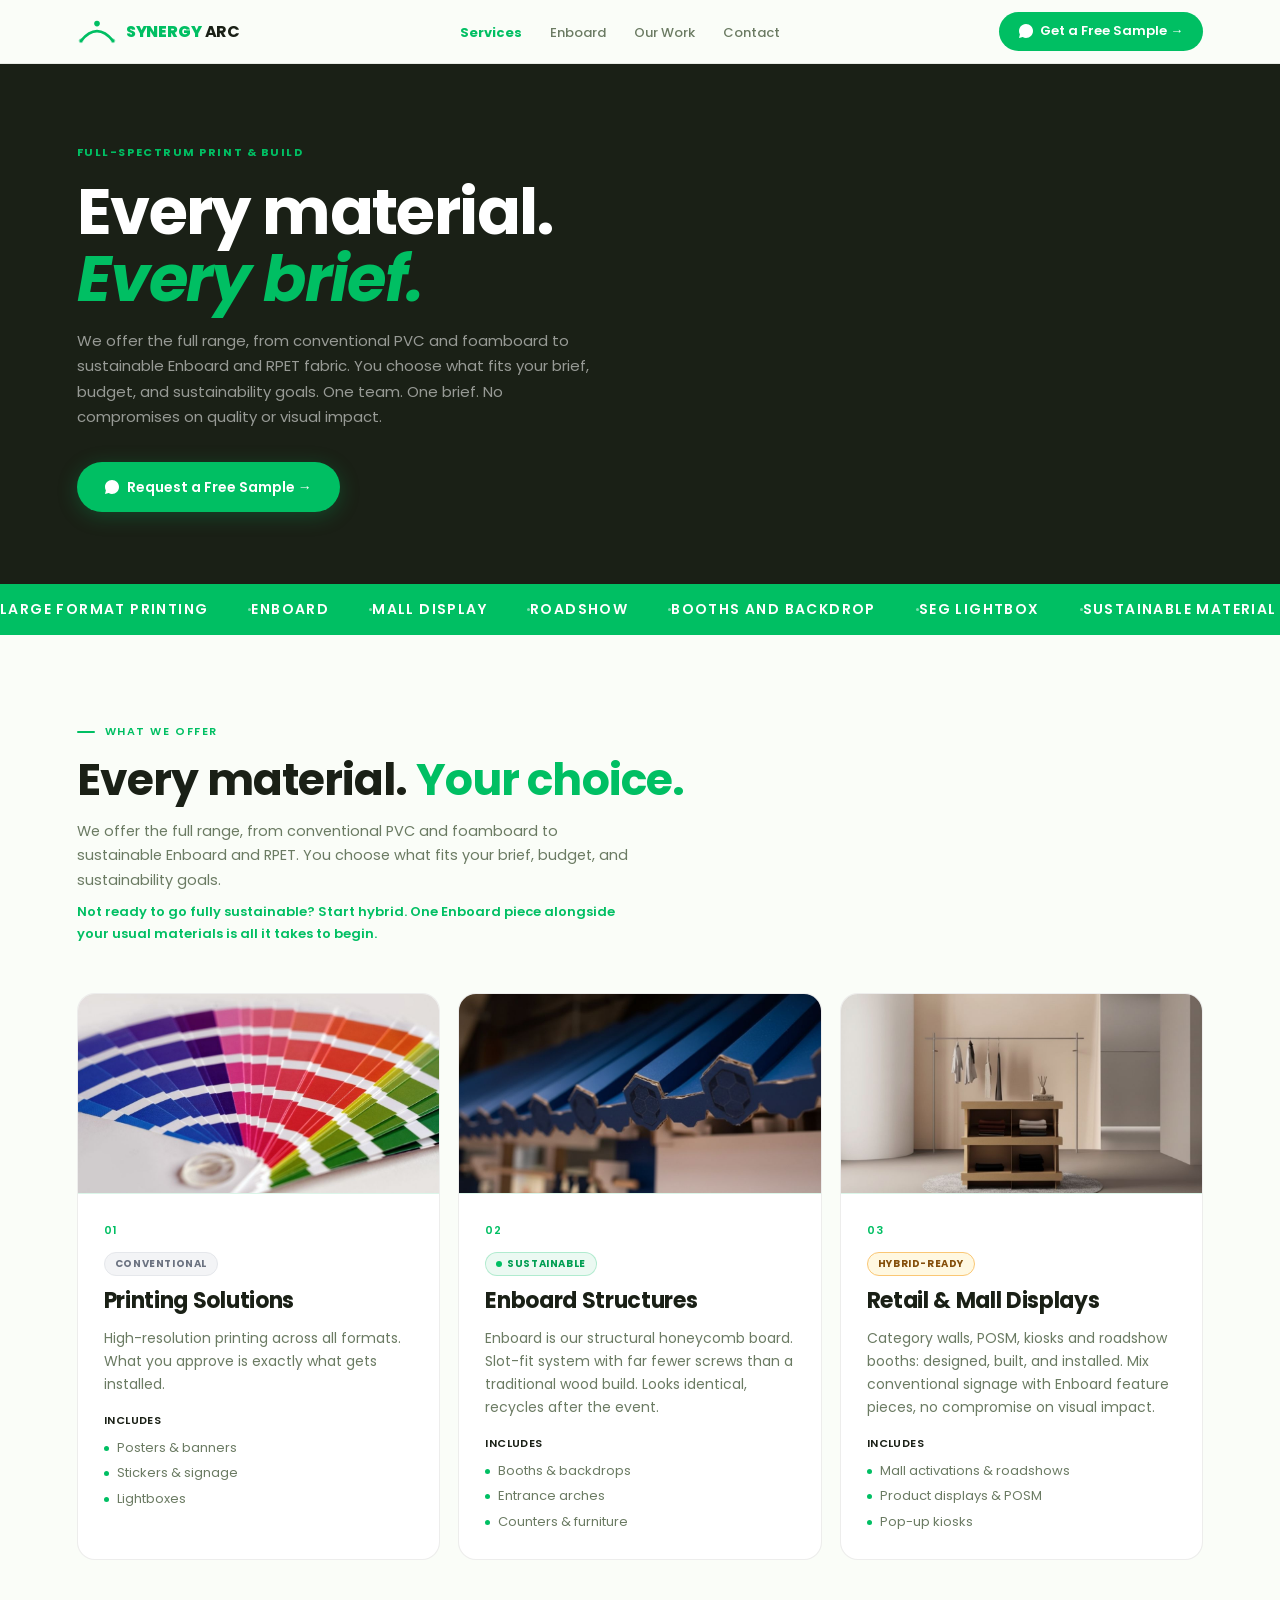
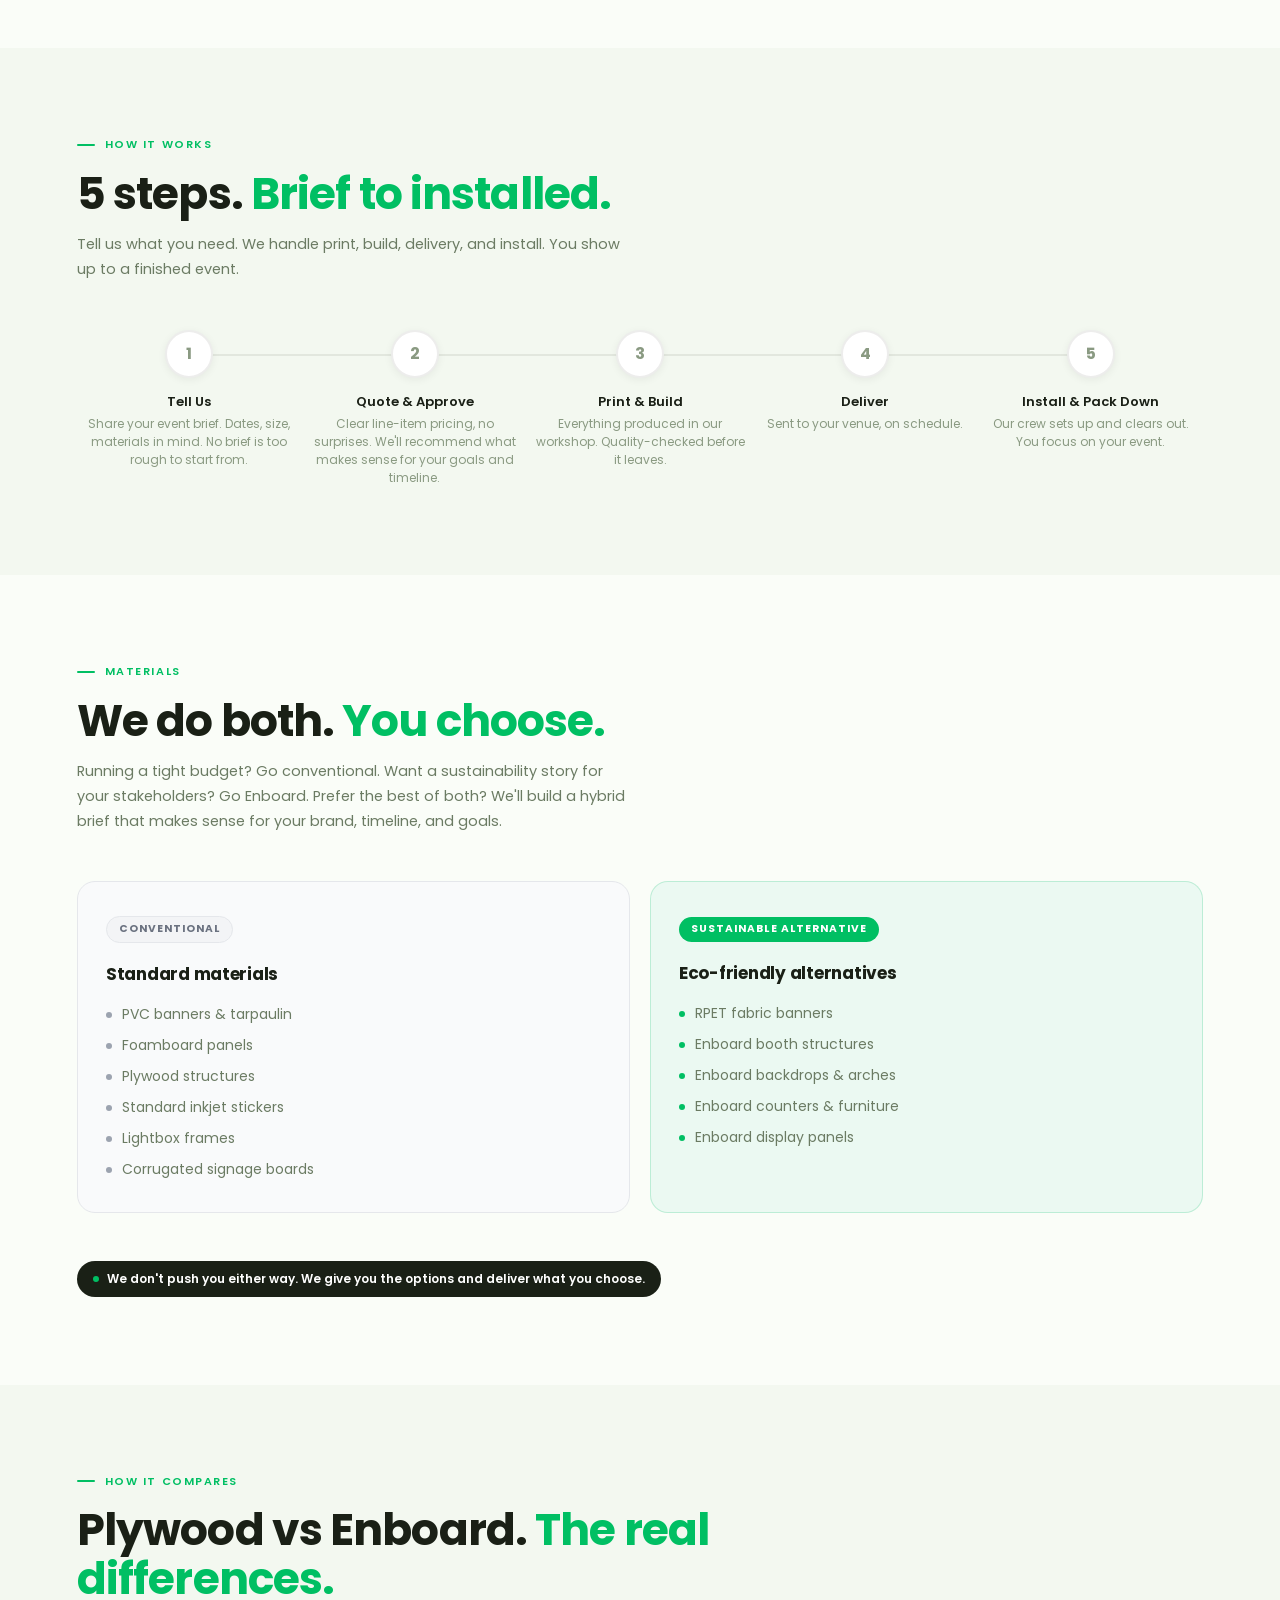
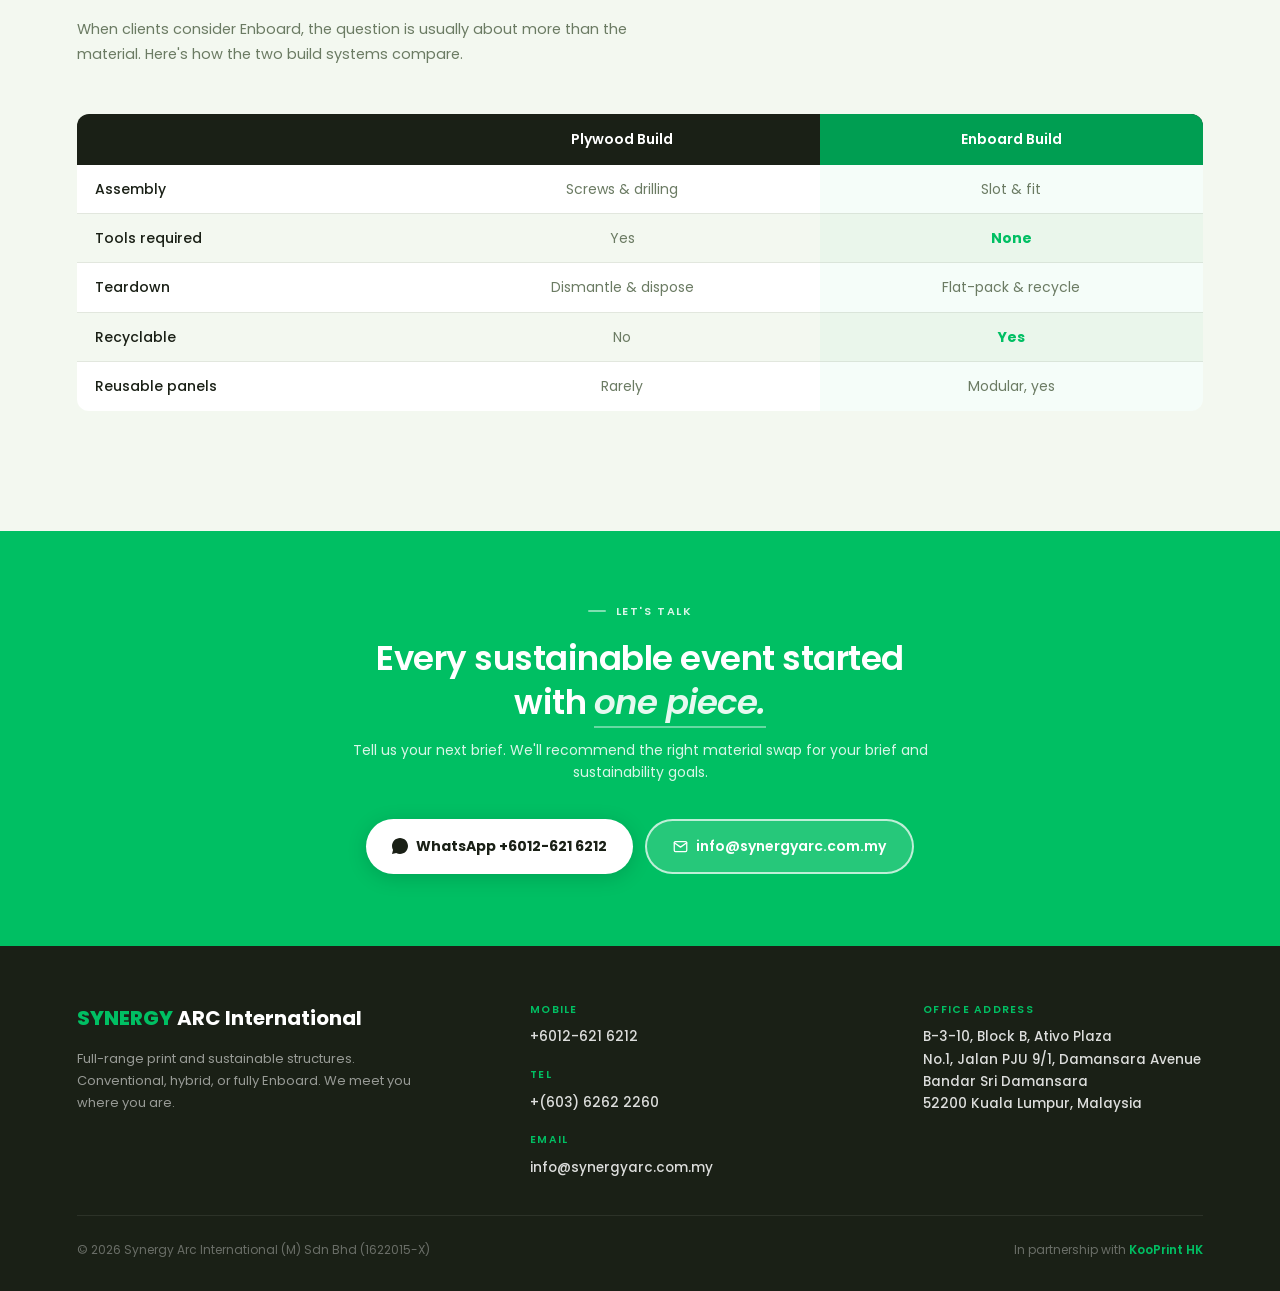
<file: services.html>
﻿<!DOCTYPE html>
<html lang="en">
<head>
<meta charset="UTF-8">
<meta name="viewport" content="width=device-width, initial-scale=1.0">
<title>Services | Synergy Arc International</title>
<link rel="preconnect" href="https://fonts.googleapis.com">
<link rel="preconnect" href="https://fonts.gstatic.com" crossorigin>
<link href="https://fonts.googleapis.com/css2?family=Poppins:wght@300;400;500;600;700;800&display=swap" rel="stylesheet">
<link rel="stylesheet" href="style.css">
<style>
/* page-specific tweaks */
.mat-headline{font-size:clamp(20px,2.4vw,28px);font-weight:700;color:var(--ink);letter-spacing:-.02em;margin-bottom:8px;line-height:1.2}
.mat-sub{font-size:13.5px;color:var(--mt);margin-bottom:32px;line-height:1.65}
.mat-note{display:inline-flex;align-items:center;gap:8px;background:var(--ink);color:#fff;font-size:12px;font-weight:600;padding:8px 16px;border-radius:100px;margin-top:24px}
.mat-note::before{content:'';width:6px;height:6px;background:var(--g);border-radius:50%;flex-shrink:0}
</style>
</head>
<body>

<!-- ══ NAVIGATION ══ -->
<nav>
  <a class="nl" href="index.html">
    <svg viewBox="0 0 48 30" fill="none"><path d="M4 26 Q24 2 44 26" stroke="#00BF63" stroke-width="3.5" stroke-linecap="round" fill="none"/><circle cx="4" cy="26" r="3" fill="#00BF63" opacity=".4"/><circle cx="44" cy="26" r="3" fill="#00BF63" opacity=".4"/><circle cx="24" cy="4.5" r="3.5" fill="#00BF63"/></svg>
    <div class="nl-t"><b>SYNERGY</b> ARC</div>
  </a>
  <ul class="nlinks">
    <li><a href="services.html" class="active">Services</a></li>
    <li><a href="enboard.html">Enboard</a></li>
    <li><a href="portfolio.html">Our Work</a></li>
    <li><a href="contact.html">Contact</a></li>
  </ul>
  <a class="ncta" href="https://wa.me/60126216212">
    <svg width="14" height="14" viewBox="0 0 24 24" fill="currentColor"><path d="M12 0C5.373 0 0 5.373 0 12c0 2.127.556 4.122 1.526 5.855L0 24l6.335-1.652A11.954 11.954 0 0012 24c6.627 0 12-5.373 12-12S18.627 0 12 0z"/></svg>
    Get a Free Sample →
  </a>
  <button class="mob" id="mob-btn" aria-label="Open menu" onclick="tmm()">
    <span></span><span></span><span></span>
  </button>
</nav>
<div class="mob-menu" id="mob-menu">
  <a href="services.html" class="active">Services</a>
  <a href="enboard.html">Enboard</a>
  <a href="portfolio.html">Our Work</a>
  <a href="contact.html">Contact</a>
  <a class="mob-cta" href="https://wa.me/60126216212">
    <svg width="14" height="14" viewBox="0 0 24 24" fill="currentColor"><path d="M12 0C5.373 0 0 5.373 0 12c0 2.127.556 4.122 1.526 5.855L0 24l6.335-1.652A11.954 11.954 0 0012 24c6.627 0 12-5.373 12-12S18.627 0 12 0z"/></svg>
    Get a Free Sample →
  </a>
</div>

<!-- ══ PAGE HERO ══ -->
<div class="page-hero">
  <div class="page-hero-lbl">Full-Spectrum Print &amp; Build</div>
  <h1 class="page-hero-h1">Every material.<br><em>Every brief.</em></h1>
  <p class="page-hero-sub">We offer the full range, from conventional PVC and foamboard to sustainable Enboard and RPET fabric. You choose what fits your brief, budget, and sustainability goals. One team. One brief. No compromises on quality or visual impact.</p>
  <a class="btn-p" href="https://wa.me/60126216212">
    <svg width="14" height="14" viewBox="0 0 24 24" fill="currentColor"><path d="M12 0C5.373 0 0 5.373 0 12c0 2.127.556 4.122 1.526 5.855L0 24l6.335-1.652A11.954 11.954 0 0012 24c6.627 0 12-5.373 12-12S18.627 0 12 0z"/></svg>
    Request a Free Sample →
  </a>
</div>

<!-- ══ MARQUEE ══ -->
<div class="mq"><div class="mq-tr" id="mqt">
  <span>Large Format Printing<span class="mq-dot"></span></span>
  <span>Enboard<span class="mq-dot"></span></span>
  <span>Mall Display<span class="mq-dot"></span></span>
  <span>Roadshow<span class="mq-dot"></span></span>
  <span>Booths and Backdrop<span class="mq-dot"></span></span>
  <span>SEG Lightbox<span class="mq-dot"></span></span>
  <span>Sustainable Material<span class="mq-dot"></span></span>
</div></div>

<!-- ══ FULL SERVICES ══ -->
<section class="sec" id="services">
  <div class="lbl">What We Offer</div>
  <h2 class="sh">Every material. <em>Your choice.</em></h2>
  <p class="sd">We offer the full range, from conventional PVC and foamboard to sustainable Enboard and RPET. You choose what fits your brief, budget, and sustainability goals.<span style="display:block;margin-top:8px;font-size:13px;color:var(--g);font-weight:600">Not ready to go fully sustainable? Start hybrid. One Enboard piece alongside your usual materials is all it takes to begin.</span></p>
  <div class="sv-g">
    <!-- Card 1 -->
    <div class="sv">
      <img src="svc-printing.jpg" alt="Printing solutions by Synergy Arc" style="width:100%;height:200px;object-fit:cover;display:block;border-bottom:1px solid var(--bd)">
      <div class="sv-body">
        <div class="sv-n">01</div>
        <div class="sv-badge sv-badge-conv">Conventional</div>
        <div class="sv-name">Printing Solutions</div>
        <p class="sv-d">High-resolution printing across all formats. What you approve is exactly what gets installed.</p>
        <div class="sv-includes">Includes</div>
        <ul class="sv-list">
          <li>Posters &amp; banners</li>
          <li>Stickers &amp; signage</li>
          <li>Lightboxes</li>
        </ul>
      </div>
    </div>
    <!-- Card 2 -->
    <div class="sv">
      <img src="svc-cardboard.jpg" alt="Enboard honeycomb cardboard structures" style="width:100%;height:200px;object-fit:cover;display:block;border-bottom:1px solid var(--bd)">
      <div class="sv-body">
        <div class="sv-n">02</div>
        <div class="sv-badge sv-badge-eco">Sustainable</div>
        <div class="sv-name">Enboard Structures</div>
        <p class="sv-d">Enboard is our structural honeycomb board. Slot-fit system with far fewer screws than a traditional wood build. Looks identical, recycles after the event.</p>
        <div class="sv-includes">Includes</div>
        <ul class="sv-list">
          <li>Booths &amp; backdrops</li>
          <li>Entrance arches</li>
          <li>Counters &amp; furniture</li>
        </ul>
      </div>
    </div>
    <!-- Card 3 -->
    <div class="sv">
      <img src="svc-retail.jpg" alt="Retail and mall display setup" style="width:100%;height:200px;object-fit:cover;display:block;border-bottom:1px solid var(--bd)">
      <div class="sv-body">
        <div class="sv-n">03</div>
        <div class="sv-badge sv-badge-hybrid">Hybrid-Ready</div>
        <div class="sv-name">Retail &amp; Mall Displays</div>
        <p class="sv-d">Category walls, POSM, kiosks and roadshow booths: designed, built, and installed. Mix conventional signage with Enboard feature pieces, no compromise on visual impact.</p>
        <div class="sv-includes">Includes</div>
        <ul class="sv-list">
          <li>Mall activations &amp; roadshows</li>
          <li>Product displays &amp; POSM</li>
          <li>Pop-up kiosks</li>
        </ul>
      </div>
    </div>
  </div>
</section>

<!-- ══ PROCESS ══ -->
<section class="sec-nat" id="process">
  <div class="lbl">How It Works</div>
  <h2 class="sh">5 steps. <em>Brief to installed.</em></h2>
  <p class="sd" style="margin-bottom:0">Tell us what you need. We handle print, build, delivery, and install. You show up to a finished event.</p>
  <div class="pr-steps">
    <div class="pr-st"><div class="pr-ci">1</div><div class="pr-t">Tell Us</div><div class="pr-d">Share your event brief. Dates, size, materials in mind. No brief is too rough to start from.</div></div>
    <div class="pr-st"><div class="pr-ci">2</div><div class="pr-t">Quote &amp; Approve</div><div class="pr-d">Clear line-item pricing, no surprises. We'll recommend what makes sense for your goals and timeline.</div></div>
    <div class="pr-st"><div class="pr-ci">3</div><div class="pr-t">Print &amp; Build</div><div class="pr-d">Everything produced in our workshop. Quality-checked before it leaves.</div></div>
    <div class="pr-st"><div class="pr-ci">4</div><div class="pr-t">Deliver</div><div class="pr-d">Sent to your venue, on schedule.</div></div>
    <div class="pr-st"><div class="pr-ci">5</div><div class="pr-t">Install &amp; Pack Down</div><div class="pr-d">Our crew sets up and clears out. You focus on your event.</div></div>
  </div>
</section>

<!-- ══ MATERIALS COMPARISON ══ -->
<section class="sec" id="materials">
  <div class="lbl">Materials</div>
  <h2 class="sh">We do both. <em>You choose.</em></h2>
  <p class="sd">Running a tight budget? Go conventional. Want a sustainability story for your stakeholders? Go Enboard. Prefer the best of both? We'll build a hybrid brief that makes sense for your brand, timeline, and goals.</p>
  <div class="mat-compare">
    <div class="mat-col mat-col-conv">
      <div class="mat-col-tag mat-col-tag-conv">Conventional</div>
      <h3>Standard materials</h3>
      <ul class="mat-col-list">
        <li>PVC banners &amp; tarpaulin</li>
        <li>Foamboard panels</li>
        <li>Plywood structures</li>
        <li>Standard inkjet stickers</li>
        <li>Lightbox frames</li>
        <li>Corrugated signage boards</li>
      </ul>
    </div>
    <div class="mat-col mat-col-eco">
      <div class="mat-col-tag mat-col-tag-eco">Sustainable Alternative</div>
      <h3>Eco-friendly alternatives</h3>
      <ul class="mat-col-list">
        <li>RPET fabric banners</li>
        <li>Enboard booth structures</li>
        <li>Enboard backdrops &amp; arches</li>
        <li>Enboard counters &amp; furniture</li>
        <li>Enboard display panels</li>
      </ul>
    </div>
  </div>
  <div style="margin-top:24px">
    <div class="mat-note">We don't push you either way. We give you the options and deliver what you choose.</div>
  </div>
</section>

<!-- ══ BUILD COMPARISON ══ -->
<section class="sec-nat" id="cost">
  <div class="lbl">How It Compares</div>
  <h2 class="sh">Plywood vs Enboard. <em>The real differences.</em></h2>
  <p class="sd">When clients consider Enboard, the question is usually about more than the material. Here's how the two build systems compare.</p>
  <div style="overflow-x:auto;margin-bottom:32px">
    <table style="width:100%;border-collapse:collapse;font-size:14px;min-width:480px">
      <thead>
        <tr style="background:var(--ink);color:#fff">
          <th style="padding:14px 18px;text-align:left;font-weight:600;border-radius:12px 0 0 0"></th>
          <th style="padding:14px 18px;text-align:center;font-weight:600">Plywood Build</th>
          <th style="padding:14px 18px;text-align:center;font-weight:600;background:var(--gd);border-radius:0 12px 0 0">Enboard Build</th>
        </tr>
      </thead>
      <tbody>
        <tr style="background:var(--wh)"><td style="padding:13px 18px;color:var(--ink);font-weight:500;border-bottom:1px solid var(--bdn)">Assembly</td><td style="padding:13px 18px;text-align:center;color:var(--mt);border-bottom:1px solid var(--bdn)">Screws &amp; drilling</td><td style="padding:13px 18px;text-align:center;color:var(--mt);border-bottom:1px solid var(--bdn);background:rgba(0,191,99,.04)">Slot &amp; fit</td></tr>
        <tr style="background:var(--s1)"><td style="padding:13px 18px;color:var(--ink);font-weight:500;border-bottom:1px solid var(--bdn)">Tools required</td><td style="padding:13px 18px;text-align:center;color:var(--mt);border-bottom:1px solid var(--bdn)">Yes</td><td style="padding:13px 18px;text-align:center;color:var(--g);font-weight:700;border-bottom:1px solid var(--bdn);background:rgba(0,191,99,.04)">None</td></tr>
        <tr style="background:var(--wh)"><td style="padding:13px 18px;color:var(--ink);font-weight:500;border-bottom:1px solid var(--bdn)">Teardown</td><td style="padding:13px 18px;text-align:center;color:var(--mt);border-bottom:1px solid var(--bdn)">Dismantle &amp; dispose</td><td style="padding:13px 18px;text-align:center;color:var(--mt);border-bottom:1px solid var(--bdn);background:rgba(0,191,99,.04)">Flat-pack &amp; recycle</td></tr>
        <tr style="background:var(--s1)"><td style="padding:13px 18px;color:var(--ink);font-weight:500;border-bottom:1px solid var(--bdn)">Recyclable</td><td style="padding:13px 18px;text-align:center;color:var(--mt);border-bottom:1px solid var(--bdn)">No</td><td style="padding:13px 18px;text-align:center;color:var(--g);font-weight:700;border-bottom:1px solid var(--bdn);background:rgba(0,191,99,.04)">Yes</td></tr>
        <tr style="background:var(--wh)"><td style="padding:13px 18px;color:var(--ink);font-weight:500;border-radius:0 0 0 12px">Reusable panels</td><td style="padding:13px 18px;text-align:center;color:var(--mt)">Rarely</td><td style="padding:13px 18px;text-align:center;color:var(--mt);background:rgba(0,191,99,.04);border-radius:0 0 12px 0">Modular, yes</td></tr>
      </tbody>
    </table>
  </div>
</section>

<!-- ══ CTA ══ -->
<section class="sec-g">
  <div class="cta-inn">
    <div class="lbl lbl-w" style="justify-content:center">Let's Talk</div>
    <div class="cta-q">Every sustainable event started with <em style="font-style:italic;color:rgba(255,255,255,.9);border-bottom:2px solid rgba(255,255,255,.4)">one piece.</em></div>
    <div class="cta-a">Tell us your next brief. We'll recommend the right material swap for your brief and sustainability goals.</div>
    <div class="cta-btns">
      <a class="btn-wa" href="https://wa.me/60126216212">
        <svg width="16" height="16" viewBox="0 0 24 24" fill="currentColor"><path d="M12 0C5.373 0 0 5.373 0 12c0 2.127.556 4.122 1.526 5.855L0 24l6.335-1.652A11.954 11.954 0 0012 24c6.627 0 12-5.373 12-12S18.627 0 12 0z"/></svg>
        WhatsApp +6012-621 6212
      </a>
      <a class="btn-em" href="mailto:info@synergyarc.com.my">
        <svg width="15" height="15" viewBox="0 0 24 24" fill="none" stroke="currentColor" stroke-width="2" stroke-linecap="round" stroke-linejoin="round"><path d="M4 4h16c1.1 0 2 .9 2 2v12c0 1.1-.9 2-2 2H4c-1.1 0-2-.9-2-2V6c0-1.1.9-2 2-2z"/><polyline points="22,6 12,13 2,6"/></svg>
        info@synergyarc.com.my
      </a>
    </div>
  </div>
</section>

<!-- ══ FOOTER ══ -->
<footer>
  <div class="ft">
    <div>
      <div class="fb-lg"><b>SYNERGY</b> ARC International</div>
      <div class="fb-tag">Full-range print and sustainable structures. Conventional, hybrid, or fully Enboard. We meet you where you are.</div>
    </div>
    <div class="fb-info">
      <div class="fb-block">
        <div class="fb-block-t">Mobile</div>
        <div class="fb-block-v"><a href="https://wa.me/60126216212">+6012-621 6212</a></div>
      </div>
      <div class="fb-block">
        <div class="fb-block-t">Tel</div>
        <div class="fb-block-v">+(603) 6262 2260</div>
      </div>
      <div class="fb-block">
        <div class="fb-block-t">Email</div>
        <div class="fb-block-v"><a href="mailto:info@synergyarc.com.my">info@synergyarc.com.my</a></div>
      </div>
    </div>
    <div class="fb-info">
      <div class="fb-block">
        <div class="fb-block-t">Office Address</div>
        <div class="fb-block-v">B-3-10, Block B, Ativo Plaza<br>No.1, Jalan PJU 9/1, Damansara Avenue<br>Bandar Sri Damansara<br>52200 Kuala Lumpur, Malaysia</div>
      </div>
    </div>
  </div>
  <div class="fb-bot">
    <span>© 2026 Synergy Arc International (M) Sdn Bhd (1622015-X)</span>
    <span>In partnership with <a href="https://www.kooprint.hk" target="_blank" rel="noopener">KooPrint HK</a></span>
  </div>
</footer>

<script>
function tmm(){document.getElementById('mob-menu').classList.toggle('open')}
function cmm(){document.getElementById('mob-menu').classList.remove('open')}
document.addEventListener('click',function(e){if(!e.target.closest('nav')&&!e.target.closest('.mob-menu'))cmm()});
const mqt=document.getElementById('mqt');
if(mqt){if(mqt){mqt.innerHTML+=mqt.innerHTML}}
</script>
</body>
</html>
</file>
<file: style.css>
/* ============================================================
   Synergy Arc International — Shared Stylesheet
   style.css · All pages link to this file
   ============================================================ */

/* ── RESET & BASE ── */
*,*::before,*::after{box-sizing:border-box;margin:0;padding:0}

:root{
  --g:#00BF63;--gd:#009E52;--gl:#EBF9F2;
  --ink:#1A2016;--mt:#6B7B63;--mt2:#8A9A82;
  --bg:#FAFDF8;--s1:#F3F8F0;--s2:#EBF4E5;--wh:#FFFFFF;
  --bd:rgba(0,191,99,0.14);--bdn:rgba(26,32,22,0.08);
  --ff:'Poppins',Helvetica,Arial,sans-serif;
  --fh:'Poppins',Helvetica,Arial,sans-serif;
  --fb:'Poppins',Helvetica,Arial,sans-serif;
  --ease:cubic-bezier(.16,1,.3,1);
}

html{scroll-behavior:smooth;overflow-x:hidden}
body{font-family:var(--ff);background:var(--bg);color:var(--ink);-webkit-font-smoothing:antialiased;overflow-x:hidden;line-height:1.6;max-width:100vw}
img,video{max-width:100%;height:auto}

/* ── PLACEHOLDER BOXES ── */
.ph{position:relative;background:repeating-linear-gradient(45deg,#EBF4E5 0,#EBF4E5 14px,#F3F8F0 14px,#F3F8F0 28px);border:1.5px dashed var(--g);border-radius:12px;display:flex;align-items:center;justify-content:center;color:var(--gd);overflow:hidden}
.ph-lab{position:relative;display:flex;flex-direction:column;align-items:center;gap:6px;padding:12px;text-align:center;font-family:'Courier New',monospace;font-size:11px;font-weight:700;letter-spacing:.06em;text-transform:uppercase;color:var(--gd);background:rgba(255,255,255,.85);border:1px solid var(--bd);border-radius:8px;backdrop-filter:blur(4px)}
.ph-lab svg{width:18px;height:18px;stroke:var(--g);fill:none;stroke-width:1.6}
.ph-lab small{display:block;font-family:var(--ff);font-size:10px;font-weight:500;letter-spacing:0;text-transform:none;color:var(--mt);margin-top:2px}

/* ── NAV ── */
nav{height:64px;display:flex;align-items:center;justify-content:space-between;padding:0 6%;background:rgba(250,253,248,0.92);backdrop-filter:blur(16px);-webkit-backdrop-filter:blur(16px);border-bottom:1px solid var(--bdn);position:sticky;top:0;z-index:500}
.nl{display:flex;align-items:center;gap:9px;text-decoration:none}
.nl svg{width:40px;height:24px}
.nl-t{font-size:16px;font-weight:700;color:var(--ink);letter-spacing:-.01em}
.nl-t b{color:var(--g);font-weight:800}
.nlinks{display:flex;gap:28px;list-style:none}
.nlinks a{font-size:13px;font-weight:500;color:var(--mt);text-decoration:none;transition:color .2s}
.nlinks a:hover{color:var(--g)}
.nlinks a.active{color:var(--g);font-weight:700}
.ncta{display:inline-flex;align-items:center;gap:7px;background:var(--g);color:#fff;font-size:13px;font-weight:600;padding:9px 20px;border-radius:100px;border:none;cursor:pointer;font-family:var(--ff);text-decoration:none;white-space:nowrap}
.ncta:hover{background:var(--gd)}

/* Mobile nav toggle */
.mob{display:none;flex-direction:column;gap:5px;background:none;border:none;cursor:pointer;padding:6px}
.mob span{display:block;width:22px;height:2px;background:var(--ink);border-radius:2px;transition:all .25s}
.mob-menu{display:none;position:fixed;top:64px;left:0;right:0;background:rgba(250,253,248,.98);backdrop-filter:blur(16px);border-bottom:1px solid var(--bdn);padding:20px 6%;z-index:499;flex-direction:column;gap:0}
.mob-menu.open{display:flex}
.mob-menu a{display:block;font-size:15px;font-weight:500;color:var(--ink);text-decoration:none;padding:13px 0;border-bottom:1px solid var(--bdn)}
.mob-menu a:last-child{border-bottom:none}
.mob-menu a.active{color:var(--g);font-weight:700}
.mob-menu .mob-cta{display:inline-flex;align-items:center;gap:7px;background:var(--g);color:#fff;font-size:14px;font-weight:600;padding:13px 22px;border-radius:100px;text-decoration:none;margin-top:16px;border:none}

/* ── MARQUEE ── */
.mq{background:var(--g);overflow:hidden;padding:14px 0}
.mq-tr{display:flex;animation:mqr 28s linear infinite;white-space:nowrap}
.mq-tr span{font-size:14px;font-weight:600;letter-spacing:.1em;text-transform:uppercase;color:#fff;display:inline-flex;align-items:center;gap:40px}
.mq-dot{width:3px;height:3px;border-radius:50%;background:rgba(255,255,255,.5);display:inline-block;flex-shrink:0}
@keyframes mqr{from{transform:translateX(0)}to{transform:translateX(-50%)}}

/* ── SECTION WRAPPERS ── */
.sec{padding:88px 6%}
.sec-nat{background:var(--s1);padding:88px 6%;position:relative;overflow:hidden}
.sec-g{background:var(--g);padding:72px 6%}

/* ── LABELS / HEADINGS / DESCRIPTORS ── */
.lbl{display:flex;align-items:center;gap:10px;font-size:11px;font-weight:600;letter-spacing:.14em;text-transform:uppercase;color:var(--g);margin-bottom:16px}
.lbl::before{content:'';display:block;width:18px;height:2px;background:var(--g);border-radius:2px}
.lbl-w{color:rgba(255,255,255,.85)}
.lbl-w::before{background:rgba(255,255,255,.5)}
h2.sh{font-size:clamp(28px,3.5vw,44px);font-weight:700;letter-spacing:-.02em;line-height:1.1;color:var(--ink);margin-bottom:14px;max-width:720px}
h2.sh em{font-style:normal;color:var(--g)}
h2.sh-w{color:var(--wh)}
h2.sh-w em{color:#fff;border-bottom:3px solid rgba(255,255,255,.4)}
.sd{font-size:14.5px;color:var(--mt);line-height:1.7;max-width:560px;margin-bottom:48px}
.sd-w{color:rgba(255,255,255,.9)}

/* ── BUTTONS ── */
.btn-p{display:inline-flex;align-items:center;gap:8px;background:var(--g);color:#fff;font-size:14px;font-weight:600;padding:14px 28px;border-radius:100px;border:none;cursor:pointer;font-family:var(--ff);text-decoration:none;box-shadow:0 4px 20px rgba(0,191,99,.25);transition:background .2s,box-shadow .2s}
.btn-p:hover{background:var(--gd);box-shadow:0 6px 24px rgba(0,191,99,.35)}
.btn-o{display:inline-flex;align-items:center;gap:8px;background:var(--wh);color:var(--ink);font-size:14px;font-weight:500;padding:14px 28px;border-radius:100px;border:1.5px solid var(--bdn);cursor:pointer;font-family:var(--ff);text-decoration:none;transition:border-color .2s,color .2s}
.btn-o:hover{border-color:var(--g);color:var(--g)}
.btn-wa{display:inline-flex;align-items:center;gap:8px;background:#fff;color:#1A2016;font-size:14px;font-weight:700;padding:14px 26px;border-radius:100px;border:none;font-family:var(--ff);text-decoration:none;box-shadow:0 4px 20px rgba(0,0,0,.15);transition:background .2s,box-shadow .2s}
.btn-wa:hover{background:#F0FAF5;box-shadow:0 6px 24px rgba(0,0,0,.2)}
.btn-em{display:inline-flex;align-items:center;gap:8px;background:rgba(255,255,255,.15);color:#fff;font-size:14px;font-weight:600;padding:14px 26px;border-radius:100px;border:2px solid rgba(255,255,255,.7);font-family:var(--ff);text-decoration:none;transition:background .2s,border-color .2s}
.btn-em:hover{background:rgba(255,255,255,.25);border-color:#fff}

/* ── HERO (index) ── */
.hero{min-height:88vh;display:grid;grid-template-columns:1.1fr 1fr;gap:48px;align-items:center;padding:80px 6% 70px;position:relative;overflow:hidden}
.hero-blob1{position:absolute;top:-15%;right:-8%;width:420px;height:420px;border-radius:62% 38% 54% 46%/48% 52% 48% 52%;background:radial-gradient(ellipse,rgba(0,191,99,.08),transparent 70%);pointer-events:none}
.badge{display:inline-flex;align-items:center;gap:8px;background:var(--gl);border:1px solid var(--bd);border-radius:100px;padding:6px 16px;margin-bottom:24px}
.badge-dot{width:7px;height:7px;border-radius:50%;background:var(--g);animation:pulse 2s ease-in-out infinite}
@keyframes pulse{0%,100%{opacity:1;transform:scale(1)}50%{opacity:.4;transform:scale(.7)}}
.badge span{font-size:11px;font-weight:600;letter-spacing:.12em;text-transform:uppercase;color:var(--gd)}
h1.hh{font-size:clamp(40px,5vw,64px);font-weight:700;line-height:1.05;letter-spacing:-.025em;color:var(--ink);margin-bottom:18px}
h1.hh em{font-style:normal;color:var(--g)}
.hero-sub-line{font-size:clamp(15px,1.4vw,18px);font-weight:500;color:var(--mt);margin-bottom:18px}
.hero-desc{font-size:14.5px;color:var(--mt);max-width:480px;line-height:1.7;margin-bottom:36px}
.hbtns{display:flex;gap:12px;flex-wrap:wrap;margin-bottom:48px}
.hstats{display:grid;grid-template-columns:repeat(3,1fr);gap:1px;background:var(--bdn);border-radius:16px;overflow:hidden;max-width:520px}
.hs{padding:20px 14px;background:var(--wh);text-align:center}
.hs-n{font-size:28px;font-weight:700;color:var(--g);line-height:1;margin-bottom:5px;letter-spacing:-.02em}
.hs-l{font-size:11px;color:var(--mt2);line-height:1.4;font-weight:500}
.hero-ph{position:relative;height:540px;border-radius:20px}
.hero-ph .ph-tag{position:absolute;top:14px;left:14px;background:var(--g);color:#fff;font-size:10px;font-weight:700;letter-spacing:.1em;padding:5px 11px;border-radius:6px;z-index:2;text-transform:uppercase}

/* ── PAGE HERO (services / enboard / portfolio / contact) ── */
.page-hero{background:var(--ink);padding:80px 6% 72px}
.page-hero-lbl{font-size:11px;font-weight:700;letter-spacing:.14em;text-transform:uppercase;color:var(--g);margin-bottom:16px}
.page-hero-h1{font-family:var(--fh);font-size:clamp(36px,5vw,64px);font-weight:700;color:#fff;letter-spacing:-.025em;line-height:1.05;margin-bottom:16px;max-width:700px}
.page-hero-h1 em{font-style:italic;color:var(--g)}
.page-hero-sub{font-size:15px;color:rgba(255,255,255,.55);max-width:520px;line-height:1.7;margin-bottom:32px}

/* ── SERVICES ── */
.sv-g{display:grid;grid-template-columns:repeat(3,minmax(0,1fr));gap:18px}
.sv{background:var(--wh);padding:0;border-radius:18px;overflow:hidden;border:1.5px solid var(--bdn);display:flex;flex-direction:column}
.sv-photo{height:200px;border-radius:0;border:none;border-bottom:1.5px dashed var(--bd)}
.sv-body{padding:28px 26px}
.sv-n{font-size:11px;font-weight:600;letter-spacing:.1em;color:var(--g);margin-bottom:10px}
.sv-name{font-size:22px;font-weight:700;color:var(--ink);letter-spacing:-.015em;margin-bottom:12px;line-height:1.2}
.sv-d{font-size:14px;color:var(--mt);line-height:1.65;margin-bottom:16px}
.sv-includes{font-size:11px;font-weight:600;color:var(--ink);margin-bottom:8px;letter-spacing:.04em;text-transform:uppercase}
.sv-list{list-style:none;display:flex;flex-direction:column;gap:6px}
.sv-list li{font-size:13px;color:var(--mt);display:flex;align-items:flex-start;gap:8px;line-height:1.5}
.sv-list li::before{content:'';width:5px;height:5px;background:var(--g);border-radius:50%;flex-shrink:0;margin-top:8px}

/* ── SERVICE BADGES ── */
.sv-badge{display:inline-flex;align-items:center;gap:5px;font-size:10px;font-weight:700;letter-spacing:.06em;text-transform:uppercase;padding:3px 10px;border-radius:100px;margin-bottom:12px}
.sv-badge-eco{background:var(--gl);color:var(--gd);border:1px solid rgba(0,191,99,.25)}
.sv-badge-eco::before{content:'';width:6px;height:6px;border-radius:50%;background:var(--g);display:block;animation:pulse 2s ease-in-out infinite}
.sv-badge-conv{background:#F3F4F6;color:#6B7280;border:1px solid #E5E7EB}
.sv-badge-hybrid{background:#FFF8E1;color:#854F0B;border:1px solid #FAC775}
.sv-upgrade-link{display:inline-flex;align-items:center;gap:5px;font-size:11px;font-weight:700;color:var(--g);margin-top:10px;cursor:pointer;text-decoration:none;transition:color .2s,gap .2s}
.sv-upgrade-link:hover{color:var(--gd);gap:8px}
.sv-all-link{display:flex;justify-content:center;margin-top:28px}
.sv-all-link a{font-size:14px;font-weight:600;color:var(--g);text-decoration:none;display:inline-flex;align-items:center;gap:6px;padding:10px 24px;border:1.5px solid var(--bd);border-radius:100px;transition:background .2s,color .2s}
.sv-all-link a:hover{background:var(--gl)}

/* ── ENBOARD ── */
.en-wrap{display:grid;grid-template-columns:1fr 1fr;gap:56px;align-items:start}
.en-photo-main{height:340px;border-radius:18px;margin-bottom:14px}
.en-photo-row{display:grid;grid-template-columns:1fr 1fr;gap:10px}
.en-photo-row .ph{height:150px}
.en-badge{display:inline-flex;align-items:center;gap:8px;background:var(--g);color:#fff;font-size:11px;font-weight:600;letter-spacing:.1em;text-transform:uppercase;padding:6px 16px;border-radius:100px;margin-bottom:18px}
.en-stats{display:grid;grid-template-columns:1fr 1fr;gap:10px;margin:24px 0 28px}
.en-s{background:var(--wh);border-radius:14px;padding:18px;border:1.5px solid var(--bd)}
.en-sn{font-size:17px;font-weight:700;color:var(--g);line-height:1.2;margin-bottom:4px;letter-spacing:-.01em}
.en-sl{font-size:12px;color:var(--mt);line-height:1.5}
.en-card{background:var(--wh);border-radius:18px;padding:22px;border:1px solid var(--bdn);margin-top:12px}
.en-ct{font-size:14px;font-weight:700;color:var(--ink);margin-bottom:14px;display:flex;align-items:center;gap:8px}
.en-ct::before{content:'';width:3px;height:13px;background:var(--g);border-radius:2px;display:block;flex-shrink:0}
.en-bl{display:flex;flex-direction:column;gap:7px}
.en-bi{display:flex;align-items:center;gap:10px;font-size:13px;font-weight:500;color:var(--ink);padding:10px 14px;background:var(--s1);border-radius:9px}
.en-ck{width:18px;height:18px;border-radius:50%;background:var(--g);display:flex;align-items:center;justify-content:center;flex-shrink:0}
.en-ck svg{width:10px;height:10px;stroke:#fff;fill:none;stroke-width:2.5;stroke-linecap:round;stroke-linejoin:round}

/* ── HONEYCOMB SVG ── */
.hex-canvas-wrap{position:relative;width:100%;background:white;border-radius:18px;border:1px solid rgba(0,191,99,.15);overflow:hidden;padding:20px;margin-top:14px}
.hex-canvas-title{font-family:var(--ff);font-size:13px;font-weight:700;color:var(--ink);margin-bottom:14px;display:flex;align-items:center;gap:8px}
.hex-canvas-title::before{content:'';width:3px;height:13px;background:var(--g);border-radius:2px;display:block}
.hex-svg{width:100%;height:auto;display:block}
.hex-cell{fill:#F3F8F0;stroke:rgba(0,191,99,.2);stroke-width:1;transition:fill .4s ease,stroke .3s ease;cursor:pointer}
.hex-cell.filled{fill:var(--g);stroke:var(--gd)}
.hex-cell.filled:hover{fill:var(--gd)}
.hex-cell:not(.filled):hover{fill:#D4F5E7;stroke:var(--g)}
.hex-label{font-family:var(--ff);font-size:7px;font-weight:700;fill:white;text-anchor:middle;dominant-baseline:middle;pointer-events:none;opacity:0;transition:opacity .3s ease}
.hex-label.visible{opacity:1}
.hex-tooltip{position:absolute;background:var(--ink);color:white;font-size:12px;font-weight:600;padding:7px 13px;border-radius:9px;pointer-events:none;opacity:0;transform:translateY(4px);transition:opacity .2s ease,transform .2s ease;white-space:nowrap;z-index:10;font-family:var(--ff)}
.hex-tooltip.show{opacity:1;transform:translateY(0)}
.hex-tooltip::after{content:'';position:absolute;bottom:-5px;left:50%;transform:translateX(-50%);width:10px;height:10px;background:var(--ink);clip-path:polygon(0 0,100% 0,50% 100%)}
.hex-legend{display:flex;align-items:center;gap:14px;margin-top:10px;flex-wrap:wrap}
.hex-legend-item{display:flex;align-items:center;gap:6px;font-size:11px;color:var(--mt);font-weight:500}
.hex-legend-dot{width:10px;height:10px;border-radius:2px}

/* ── SUSTAINABILITY CALCULATOR ── */
.impact-calc{display:grid;grid-template-columns:1fr 1fr;gap:20px;margin-top:40px}
.ic-card{background:#fff;border-radius:22px;padding:28px;border:1px solid var(--bd)}
.ic-section-label{font-size:10.5px;font-weight:700;letter-spacing:.12em;text-transform:uppercase;color:var(--g);margin-bottom:10px}
.ic-event-title{font-size:15px;font-weight:700;color:var(--ink);margin-bottom:14px}
.ic-presets{display:grid;grid-template-columns:repeat(4,1fr);gap:8px;margin-bottom:18px}
.ic-preset{padding:10px 6px;border-radius:11px;border:1.5px solid var(--bdn);background:var(--s1);cursor:pointer;text-align:center;transition:all .2s;font-family:var(--ff)}
.ic-preset:hover{border-color:var(--bd);background:var(--gl)}
.ic-preset.active{border-color:var(--g);background:var(--gl)}
.ic-preset-size{display:block;font-size:13px;font-weight:700;color:var(--ink);margin-bottom:1px}
.ic-preset-label{display:block;font-size:10px;color:var(--mt);font-weight:500}
.ic-preset.active .ic-preset-size,.ic-preset.active .ic-preset-label{color:var(--gd)}
.ic-hint{font-size:11px;color:var(--mt2);margin-bottom:18px;padding-bottom:16px;border-bottom:1px solid rgba(0,0,0,.06);line-height:1.5}
.ic-mat{margin-bottom:16px}
.ic-mat:last-child{margin-bottom:0}
.ic-mat-head{display:flex;align-items:center;justify-content:space-between;margin-bottom:7px}
.ic-mat-info{display:flex;align-items:center;gap:9px}
.ic-mat-icon{width:28px;height:28px;border-radius:8px;background:var(--gl);border:1px solid var(--bd);display:flex;align-items:center;justify-content:center;flex-shrink:0}
.ic-mat-icon svg{width:14px;height:14px;stroke:var(--g);fill:none;stroke-width:2;stroke-linecap:round;stroke-linejoin:round}
.ic-mat-name{font-size:12.5px;font-weight:600;color:var(--ink);line-height:1.2}
.ic-mat-unit{font-size:10.5px;color:var(--mt);font-weight:500}
.ic-mat-badge{font-size:12px;font-weight:700;color:var(--gd);background:var(--gl);padding:3px 10px;border-radius:100px;border:1px solid var(--bd);white-space:nowrap}
.ic-mat-saves{font-size:10.5px;color:var(--mt2);margin-top:4px;display:flex;align-items:center;gap:4px;line-height:1.4}
.ic-mat-saves::before{content:'↓';color:var(--g);font-weight:700;font-size:12px}
.ic-slider{width:100%;-webkit-appearance:none;appearance:none;height:6px;border-radius:3px;background:linear-gradient(to right,var(--g) 0%,var(--g) var(--pct,0%),#E5E7EB var(--pct,0%),#E5E7EB 100%);outline:none;cursor:pointer;margin:6px 0;display:block}
.ic-slider::-webkit-slider-thumb{-webkit-appearance:none;width:22px;height:22px;border-radius:50%;background:var(--g);border:3px solid white;box-shadow:0 2px 10px rgba(0,191,99,.4);cursor:pointer;transition:transform .15s,box-shadow .15s}
.ic-slider::-webkit-slider-thumb:hover{transform:scale(1.15);box-shadow:0 4px 16px rgba(0,191,99,.5)}
.ic-slider::-moz-range-thumb{width:22px;height:22px;border-radius:50%;background:var(--g);border:3px solid white;cursor:pointer}
.ic-level-wrap{margin-bottom:22px;padding-bottom:20px;border-bottom:1px solid rgba(0,191,99,.12)}
.ic-level-title{font-size:10.5px;font-weight:700;color:var(--mt);letter-spacing:.08em;text-transform:uppercase;margin-bottom:10px}
.ic-level-bar{display:flex;gap:5px;margin-bottom:7px}
.ic-level-seg{flex:1;height:10px;border-radius:3px;background:#E5E7EB;transition:background .5s var(--ease)}
.ic-level-seg.lit:nth-child(1){background:#b8ecd0}
.ic-level-seg.lit:nth-child(2){background:#6dd9a0}
.ic-level-seg.lit:nth-child(3){background:#3dcc80}
.ic-level-seg.lit:nth-child(4){background:#1abf66}
.ic-level-seg.lit:nth-child(5){background:#009E52}
.ic-level-labels{display:flex;justify-content:space-between}
.ic-level-label{font-size:9.5px;color:var(--mt2);font-weight:500}
.ic-level-tag{font-size:13px;font-weight:700;color:var(--g);margin-top:9px;min-height:18px;transition:color .3s}
.ic-metric{margin-bottom:18px}
.ic-metric:last-of-type{margin-bottom:0}
.ic-metric-top{display:flex;align-items:baseline;justify-content:space-between;margin-bottom:5px;gap:8px}
.ic-metric-n{font-size:30px;font-weight:700;color:var(--g);line-height:1;letter-spacing:-.02em}
.ic-metric-n small{font-size:14px;font-weight:600;margin-left:1px;color:var(--gd)}
.ic-metric-n.flash{animation:numFlash .4s ease}
@keyframes numFlash{0%{transform:scale(1.07);color:var(--gd)}100%{transform:scale(1);color:var(--g)}}
.ic-metric-label{font-size:11.5px;color:var(--mt);font-weight:500;text-align:right}
.ic-track{height:8px;background:rgba(0,191,99,.1);border-radius:4px;overflow:hidden}
.ic-fill{height:100%;border-radius:4px;background:linear-gradient(90deg,var(--g),var(--gd));width:0%;transition:width .8s var(--ease)}
.ic-cta-row{display:flex;align-items:center;justify-content:space-between;margin-top:20px;padding-top:16px;border-top:1px solid rgba(0,191,99,.1);gap:12px;flex-wrap:wrap}
.ic-cta-text{font-size:12.5px;color:var(--mt);line-height:1.5;flex:1}
.ic-cta-text strong{color:var(--ink);font-weight:700}
.ic-disclaimer{font-size:10px;color:var(--mt2);line-height:1.6;margin-top:14px;padding:11px 13px;background:rgba(0,0,0,.028);border-radius:9px;border:1px solid rgba(0,0,0,.06);font-style:italic}

/* ── PORTFOLIO ── */
.pf-g{display:grid;grid-template-columns:repeat(4,1fr);gap:16px}
.pf{background:var(--wh);border-radius:18px;overflow:hidden;border:1.5px solid var(--bdn);display:flex;flex-direction:column}
.pf-photo{height:200px;border-radius:0;border:none;border-bottom:1.5px dashed var(--bd)}
.pf-body{padding:24px 26px;display:flex;flex-direction:column;flex:1}
.pf-pills{display:flex;gap:6px;flex-wrap:wrap;margin-bottom:14px}
.pf-pill{display:inline-flex;align-items:center;font-size:10.5px;font-weight:600;padding:4px 11px;border-radius:100px;background:var(--gl);color:var(--gd);border:1px solid var(--bd);letter-spacing:.02em}
.pf-pill.client{background:var(--g);color:#fff;border-color:var(--g)}
.pf-name{font-size:17px;font-weight:700;color:var(--ink);letter-spacing:-.015em;line-height:1.25;margin-bottom:8px}
.pf-sub{font-size:12.5px;color:var(--mt);line-height:1.55;margin-top:auto}

/* ── PROCESS ── */
.pr-steps{display:grid;grid-template-columns:repeat(5,1fr);gap:0;position:relative;margin-top:48px}
.pr-steps::before{content:'';position:absolute;top:24px;left:calc(100%/10);right:calc(100%/10);height:2px;background:var(--bdn);z-index:0;border-radius:2px}
.pr-st{text-align:center;padding:0 8px;position:relative;z-index:1}
.pr-ci{width:48px;height:48px;border-radius:50%;background:var(--wh);border:2px solid var(--bdn);display:flex;align-items:center;justify-content:center;margin:0 auto 16px;font-size:16px;font-weight:700;color:var(--mt2);box-shadow:0 2px 8px rgba(0,0,0,.06);transition:all .25s ease;cursor:pointer}
.pr-st:hover .pr-ci{background:var(--g);border-color:var(--g);color:#fff;box-shadow:0 4px 14px rgba(0,191,99,.3)}
.pr-t{font-size:13px;font-weight:600;color:var(--ink);line-height:1.3;margin-bottom:5px}
.pr-d{font-size:12px;color:var(--mt2);line-height:1.5}

/* ── CTA SECTION ── */
.cta-inn{max-width:600px;margin:0 auto;text-align:center}
.cta-q{font-size:clamp(24px,2.8vw,34px);font-weight:600;color:var(--wh);letter-spacing:-.015em;line-height:1.3;margin-bottom:14px}
.cta-a{font-size:14px;color:rgba(255,255,255,.85);margin-bottom:36px}
.cta-btns{display:flex;gap:12px;justify-content:center;flex-wrap:wrap}

/* ── JOURNEY SECTION ── */
.journey-wrap{display:grid;grid-template-columns:repeat(3,minmax(0,1fr));gap:2px;background:rgba(0,191,99,.1);border-radius:24px;overflow:hidden}
.journey-stage{background:var(--wh);padding:36px 28px;transition:background .25s;display:flex;flex-direction:column}
.journey-stage:hover{background:var(--gl)}
.journey-stage-num{font-family:var(--fh);font-size:56px;font-weight:700;line-height:1;color:rgba(0,191,99,.12);margin-bottom:16px;letter-spacing:-.04em}
.journey-stage-tag{display:inline-block;align-self:flex-start;font-size:10px;font-weight:800;letter-spacing:.1em;text-transform:uppercase;padding:4px 12px;border-radius:100px;margin-bottom:14px}
.journey-tag-1{background:#F3F4F6;color:#6B7280;border:1px solid #E5E7EB}
.journey-tag-2{background:#FFF8E1;color:#854F0B;border:1px solid #FAC775}
.journey-tag-3{background:var(--gl);color:var(--gd);border:1px solid rgba(0,191,99,.25)}
.journey-stage-title{font-family:var(--fh);font-size:20px;font-weight:700;color:var(--ink);letter-spacing:-.02em;margin-bottom:10px;line-height:1.2}
.journey-stage-desc{font-size:13px;color:var(--mt);line-height:1.75;margin-bottom:16px;flex:1}
.journey-example{background:var(--s1);border-radius:10px;padding:12px 14px;font-size:12px;color:var(--mt);line-height:1.6;border-left:3px solid var(--g)}
.journey-example strong{display:block;font-size:11px;font-weight:700;text-transform:uppercase;letter-spacing:.08em;color:var(--g);margin-bottom:4px}
.journey-mix-bar{display:flex;gap:3px;margin-top:14px;border-radius:6px;overflow:hidden;height:8px}
.mix-conv{background:#D1D5DB;transition:flex .6s var(--ease)}
.mix-eco{background:var(--g);transition:flex .6s var(--ease)}
.journey-mix-label{display:flex;justify-content:space-between;margin-top:6px;font-size:10px;font-weight:600;color:var(--mt2)}
.hybrid-cta-strip{background:var(--ink);border-radius:16px;padding:24px 28px;display:flex;align-items:center;justify-content:space-between;gap:20px;margin-top:16px;flex-wrap:wrap}
.hybrid-cta-text{font-family:var(--fh);font-size:20px;font-weight:700;color:var(--wh);letter-spacing:-.02em;line-height:1.3}
.hybrid-cta-text em{font-style:italic;color:var(--g)}
.hybrid-cta-sub{font-size:13px;color:rgba(255,255,255,.4);margin-top:4px}

/* ── TYPEWRITER HERO ── */
.tw-h1{font-size:clamp(40px,5vw,64px);font-weight:700;line-height:1.05;letter-spacing:-.025em;color:var(--ink);margin-bottom:18px}
.tw-line{display:block;overflow:hidden;height:1.1em}
.tw-line-inner{display:block;transform:translateY(100%);transition:transform .7s cubic-bezier(.16,1,.3,1)}
.tw-line-inner.revealed{transform:translateY(0)}
.tw-line-1 .tw-line-inner{color:var(--ink)}
.tw-line-2 .tw-line-inner{color:var(--g)}
.tw-line-3 .tw-line-inner{font-weight:400;color:var(--mt)}
.tw-cursor{display:inline-block;width:3px;height:.75em;background:var(--g);border-radius:1px;margin-left:4px;vertical-align:middle;animation:blink .9s ease-in-out infinite}
.tw-cursor.hidden{opacity:0;animation:none}
@keyframes blink{0%,100%{opacity:1}50%{opacity:0}}
.tw-char{display:inline;opacity:0;transition:opacity .05s}
.tw-char.typed{opacity:1}

/* ── FOOTER ── */
footer{background:var(--ink);padding:56px 6% 32px}
.ft{display:flex;justify-content:space-between;gap:48px;flex-wrap:wrap;padding-bottom:36px;border-bottom:1px solid rgba(255,255,255,.08);margin-bottom:24px}
.fb-lg{font-size:20px;font-weight:700;color:#fff;margin-bottom:14px}
.fb-lg b{color:var(--g);font-weight:800}
.fb-tag{font-size:13px;color:rgba(255,255,255,.55);max-width:340px;line-height:1.7}
.fb-info{display:flex;flex-direction:column;gap:18px;min-width:280px}
.fb-block{display:flex;flex-direction:column;gap:4px}
.fb-block-t{font-size:10.5px;font-weight:600;letter-spacing:.12em;text-transform:uppercase;color:var(--g);margin-bottom:4px}
.fb-block-v{font-size:13.5px;color:rgba(255,255,255,.85);line-height:1.65;font-weight:500}
.fb-block-v a{color:rgba(255,255,255,.85);text-decoration:none}
.fb-bot{display:flex;justify-content:space-between;font-size:12px;color:rgba(255,255,255,.35);flex-wrap:wrap;gap:8px}
.fb-bot a{color:var(--g);text-decoration:none;font-weight:600}

/* ── BANDS ── */
.band-g{background:var(--g);padding:48px 6%}
.band-s{background:var(--ink);padding:48px 6%}

/* ── STATS BAND ── */
.stats-band{background:var(--ink);padding:56px 6%}
.stats-band-g{display:grid;grid-template-columns:repeat(4,1fr);gap:2px;background:rgba(255,255,255,.06);border-radius:18px;overflow:hidden}
.stats-band-i{background:var(--ink);padding:32px 24px;text-align:center}
.stats-band-n{font-size:clamp(36px,4vw,52px);font-weight:700;color:var(--g);line-height:1;letter-spacing:-.03em;margin-bottom:8px}
.stats-band-l{font-size:13px;color:rgba(255,255,255,.5);font-weight:500}

/* ── CONTACT PAGE ── */
.contact-hero{background:var(--g);padding:88px 6% 80px;text-align:center}
.contact-hero h1{font-family:var(--fh);font-size:clamp(36px,5vw,60px);font-weight:700;color:#fff;letter-spacing:-.025em;line-height:1.1;margin-bottom:16px}
.contact-hero p{font-size:16px;color:rgba(255,255,255,.8);max-width:460px;margin:0 auto}
.contact-cards-g{display:grid;grid-template-columns:repeat(3,1fr);gap:20px;margin-top:56px}
.contact-card{background:var(--wh);border-radius:20px;padding:36px 30px;border:1.5px solid var(--bdn);text-align:center;display:flex;flex-direction:column;align-items:center;gap:0}
.contact-card-icon{width:52px;height:52px;border-radius:50%;background:var(--gl);border:1.5px solid var(--bd);display:flex;align-items:center;justify-content:center;margin-bottom:18px}
.contact-card-icon svg{width:22px;height:22px;stroke:var(--g);fill:none;stroke-width:1.8;stroke-linecap:round;stroke-linejoin:round}
.contact-card-label{font-size:11px;font-weight:700;letter-spacing:.1em;text-transform:uppercase;color:var(--g);margin-bottom:8px}
.contact-card-val{font-size:14px;font-weight:600;color:var(--ink);line-height:1.5;margin-bottom:20px}
.contact-next-g{display:grid;grid-template-columns:repeat(3,1fr);gap:20px;margin-top:48px}
.contact-next-i{display:flex;align-items:flex-start;gap:16px}
.contact-next-num{font-size:36px;font-weight:700;color:rgba(0,191,99,.18);line-height:1;flex-shrink:0;font-family:var(--fh)}
.contact-next-t{font-size:15px;font-weight:700;color:var(--ink);margin-bottom:5px}
.contact-next-d{font-size:13.5px;color:var(--mt);line-height:1.65}
.faq-list{display:flex;flex-direction:column;gap:0;margin-top:40px;border:1.5px solid var(--bdn);border-radius:16px;overflow:hidden}
.faq-item{border-bottom:1px solid var(--bdn)}
.faq-item:last-child{border-bottom:none}
.faq-q{display:flex;align-items:center;justify-content:space-between;padding:20px 24px;cursor:pointer;font-size:14.5px;font-weight:600;color:var(--ink);transition:background .2s;gap:16px;background:none;border:none;width:100%;text-align:left;font-family:var(--ff)}
.faq-q:hover{background:var(--s1)}
.faq-q svg{width:18px;height:18px;stroke:var(--mt2);flex-shrink:0;transition:transform .25s}
.faq-a{font-size:14px;color:var(--mt);line-height:1.7;max-height:0;overflow:hidden;transition:max-height .35s var(--ease),padding .3s}
.faq-a-inner{padding:0 24px 20px}
.faq-item.open .faq-a{max-height:200px}
.faq-item.open .faq-q svg{transform:rotate(45deg)}

/* ── MATERIALS COMPARISON ── */
.mat-compare{display:grid;grid-template-columns:1fr 1fr;gap:20px;margin-top:48px}
.mat-col{border-radius:18px;padding:32px 28px}
.mat-col-conv{background:#F9FAFB;border:1.5px solid #E5E7EB}
.mat-col-eco{background:var(--gl);border:1.5px solid rgba(0,191,99,.2)}
.mat-col-tag{display:inline-block;font-size:10.5px;font-weight:700;letter-spacing:.1em;text-transform:uppercase;padding:4px 12px;border-radius:100px;margin-bottom:18px}
.mat-col-tag-conv{background:#F3F4F6;color:#6B7280;border:1px solid #E5E7EB}
.mat-col-tag-eco{background:var(--g);color:#fff}
.mat-col h3{font-size:17px;font-weight:700;color:var(--ink);margin-bottom:16px;letter-spacing:-.015em}
.mat-col-list{list-style:none;display:flex;flex-direction:column;gap:10px}
.mat-col-list li{display:flex;align-items:center;gap:10px;font-size:14px;color:var(--mt);line-height:1.5}
.mat-col-list li::before{content:'';width:6px;height:6px;border-radius:50%;flex-shrink:0}
.mat-col-conv .mat-col-list li::before{background:#9CA3AF}
.mat-col-eco .mat-col-list li::before{background:var(--g)}

/* ── RESPONSIVE ── */
@media(max-width:1024px){
  .sv-g{grid-template-columns:1fr 1fr}
  .pf-g{grid-template-columns:1fr 1fr}
  .pr-steps{grid-template-columns:repeat(3,1fr)}
  .pr-steps::before{display:none}
  .stats-band-g{grid-template-columns:1fr 1fr}
  .contact-cards-g{grid-template-columns:1fr 1fr}
}
@media(max-width:900px){
  .impact-calc{grid-template-columns:1fr}
  .en-wrap{grid-template-columns:1fr}
  .mat-compare{grid-template-columns:1fr}
  .hero{grid-template-columns:1fr;min-height:auto;padding:60px 6% 48px}
  .hero > *{min-width:0}
  .hero-ph{height:280px;width:100%}
  .hstats{max-width:100%}
}
@media(max-width:760px){
  /* Layout */
  .journey-wrap{grid-template-columns:1fr}
  .hybrid-cta-strip{flex-direction:column;align-items:flex-start;gap:16px}
  .contact-cards-g{grid-template-columns:1fr}
  .contact-next-g{grid-template-columns:1fr}
  .ft{flex-direction:column;gap:28px}
  .fb-info{min-width:0}
  /* Nav */
  .nlinks,.ncta{display:none}
  .mob{display:flex}
  /* Section padding */
  .sec{padding:56px 5%}
  .sec-nat{padding:56px 5%}
  .sec-g{padding:52px 5%}
  /* Hero */
  .hero{padding:52px 5% 40px;gap:32px}
  .hero > *{min-width:0;overflow-wrap:break-word;word-break:break-word}
  .tw-h1{font-size:clamp(30px,8vw,40px);word-break:break-word;overflow-wrap:break-word}
  .hero-desc{font-size:13.5px;margin-bottom:28px;max-width:100%}
  .hbtns{gap:10px;margin-bottom:32px;flex-direction:column}
  .hbtns .btn-p,.hbtns .btn-o{justify-content:center;width:100%}
  .hs{padding:14px 10px}
  .hs-n{font-size:20px}
  .hs-l{font-size:10px}
  /* Page hero */
  .page-hero{padding:52px 5% 44px}
  .page-hero-sub{font-size:13.5px}
  /* Stats band */
  .stats-band-g{grid-template-columns:1fr 1fr}
  .stats-band-n{font-size:36px}
  /* Journey */
  .journey-stage{padding:26px 20px}
  /* CTA section */
  .cta-q{font-size:clamp(24px,6vw,36px)}
  .cta-btns{flex-direction:column;align-items:stretch}
  .cta-btns .btn-wa,.cta-btns .btn-em{justify-content:center}
  /* Footer */
  .fb-lg{font-size:17px}
  .fb-bot{flex-direction:column;gap:6px;text-align:center;font-size:11px}
}
@media(max-width:600px){
  /* Grids */
  .sv-g{grid-template-columns:1fr}
  .pf-g{grid-template-columns:1fr}
  .pr-steps{grid-template-columns:1fr 1fr}
  .stats-band-g{grid-template-columns:1fr 1fr}
  .ic-presets{grid-template-columns:1fr 1fr}
  /* Section padding */
  .sec{padding:44px 4.5%}
  .sec-nat{padding:44px 4.5%}
  .sec-g{padding:44px 4.5%}
  .page-hero{padding:44px 4.5% 36px}
  .contact-hero{padding:44px 4.5% 40px}
  /* Typography */
  h2.sh{font-size:clamp(24px,7vw,34px)}
  .sd{font-size:13.5px;margin-bottom:32px}
  .stats-band-n{font-size:32px}
  /* Enboard teaser */
  .en-teaser-h{font-size:clamp(18px,5.5vw,24px)}
  .en-teaser-stats{gap:8px}
  .en-teaser-s{padding:12px}
  .en-teaser-sn{font-size:16px}
  /* Cards */
  .sv{border-radius:14px}
  .journey-stage{padding:22px 16px}
  /* Hero stats */
  .hstats{border-radius:12px}
  .hs{padding:12px 8px}
  .hs-n{font-size:18px}
}
@media(max-width:400px){
  .sec{padding:36px 4%}
  .sec-nat{padding:36px 4%}
  .sec-g{padding:36px 4%}
  .page-hero{padding:36px 4% 32px}
  .stats-band-g{grid-template-columns:1fr 1fr}
  h2.sh{font-size:clamp(22px,7.5vw,30px)}
  .hbtns{flex-direction:column}
  .hbtns .btn-p,.hbtns .btn-o{justify-content:center;text-align:center}
  .ic-presets{grid-template-columns:1fr}
  .pr-steps{grid-template-columns:1fr}
}
</file>
